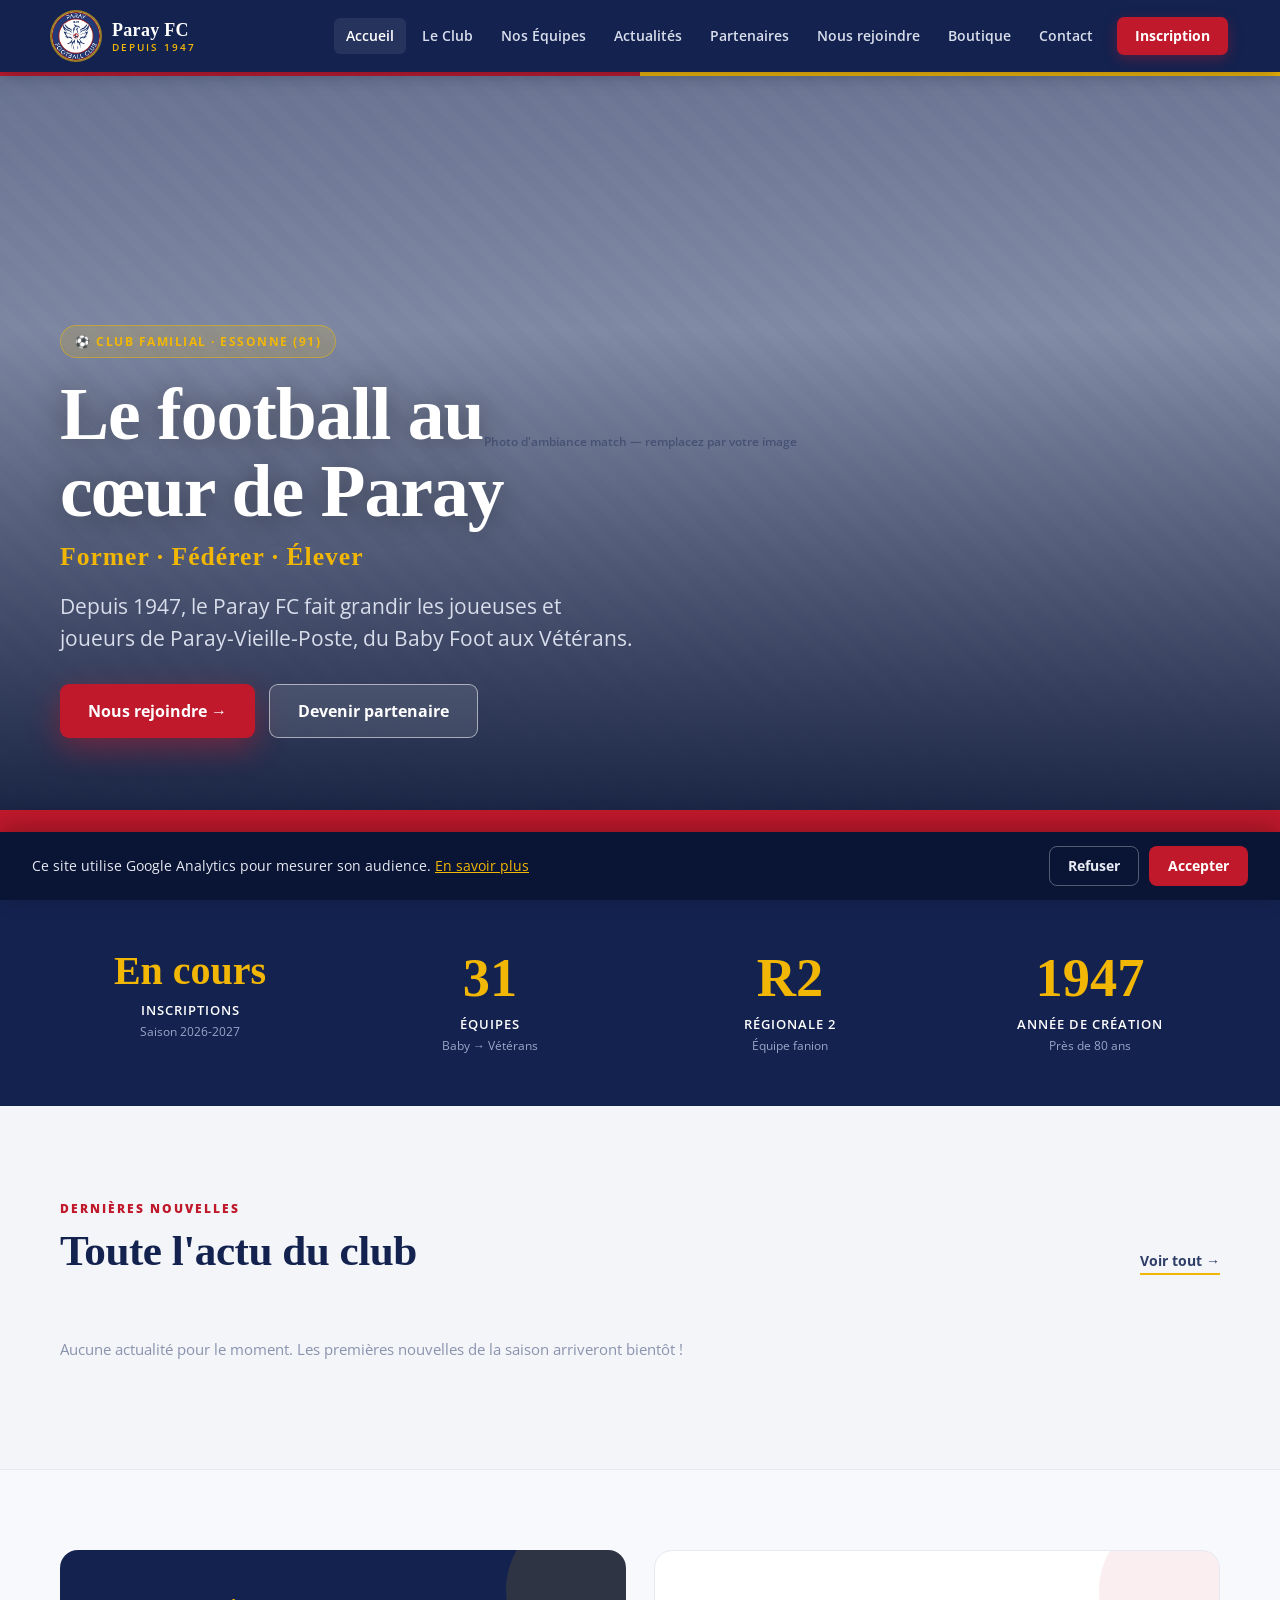
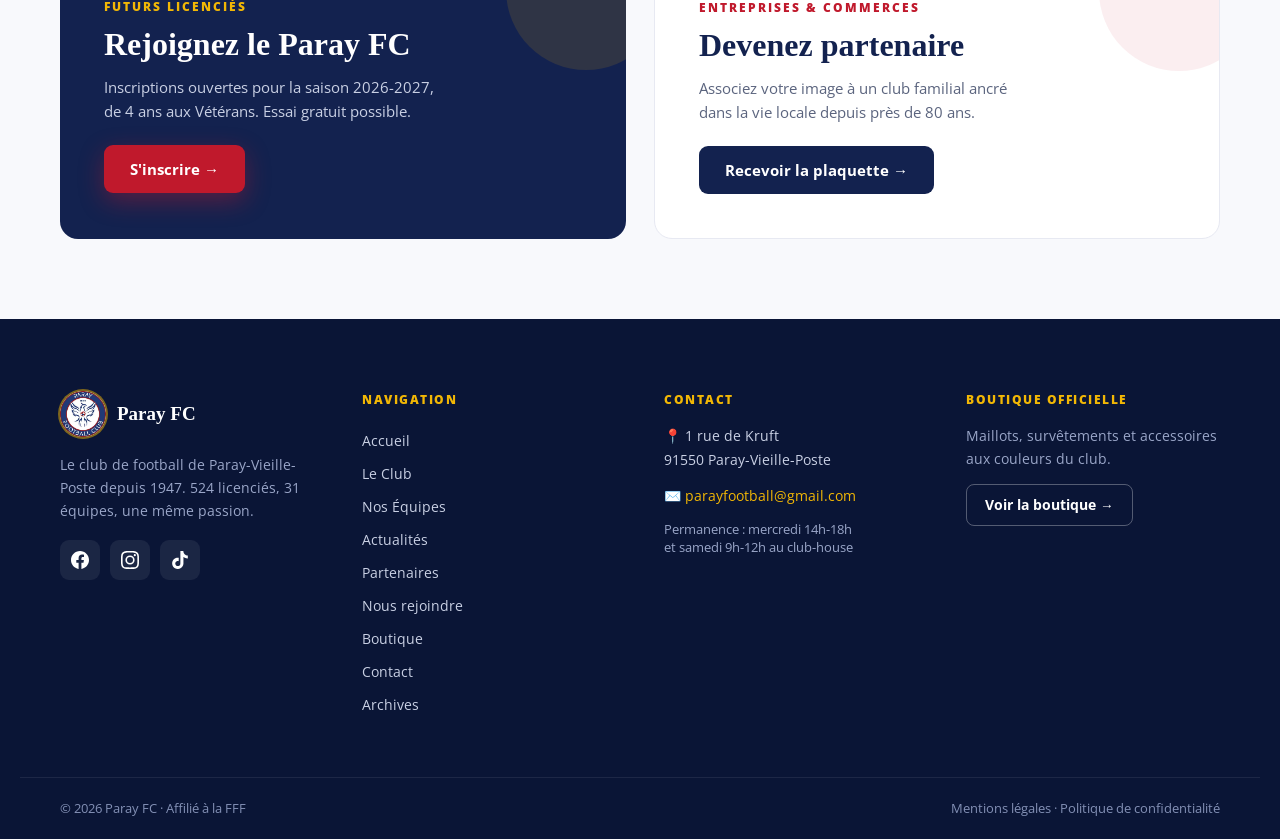
<file: index.html>
<!DOCTYPE html>
<html lang="fr">
<head>
  <meta charset="utf-8">
  <meta name="viewport" content="width=device-width, initial-scale=1">
  <title>Paray FC — Le football au cœur de Paray</title>
  <meta name="description" content="Depuis 1947, le Paray Football Club fait grandir les joueuses et joueurs de Paray-Vieille-Poste, du Baby Foot aux Vétérans. 524 licenciés, 31 équipes.">

  <link rel="preconnect" href="https://fonts.googleapis.com">
  <link rel="preconnect" href="https://fonts.gstatic.com" crossorigin>
  <link href="https://fonts.googleapis.com/css2?family=Open+Sans:ital,wght@0,400;0,500;0,600;0,700;0,800;1,400&display=swap" rel="stylesheet">
  <link rel="stylesheet" href="css/style.css">
</head>
<body>

  <!-- ============ NAVIGATION ============ -->
  <header class="site-header">
    <nav class="nav">
      <a href="index.html#accueil" class="nav__logo">
        <img src="images/logo-paray.webp" data-config-src="logoUrl" alt="Logo Paray FC" class="logo-img">
        <span class="logo-text">
          <span class="logo-name" data-config="clubName">Paray FC</span>
          <span class="logo-since" data-config="since">DEPUIS 1947</span>
        </span>
      </a>

      <!-- Liens desktop -->
      <div class="nav__links">
        <a href="index.html#accueil" class="nav__link is-active">Accueil</a>
        <a href="club.html" class="nav__link">Le Club</a>
        <a href="equipes.html" class="nav__link">Nos Équipes</a>
        <a href="actualites.html" class="nav__link">Actualités</a>
        <a href="partenaires.html" class="nav__link">Partenaires</a>
        <a href="rejoindre.html" class="nav__link">Nous rejoindre</a>
        <a href="boutique.html" class="nav__link">Boutique</a>
        <a href="contact.html" class="nav__link">Contact</a>
        <a href="rejoindre.html" class="nav__cta">Inscription</a>
      </div>

      <!-- Bouton hamburger mobile -->
      <button class="nav__burger" data-burger aria-label="Menu" aria-expanded="false" aria-controls="mobile-menu">
        <span>
          <span></span><span></span><span></span>
        </span>
      </button>
    </nav>

    <!-- Menu mobile déroulant -->
    <div class="mobile-menu" id="mobile-menu" data-mobile-menu>
      <a href="index.html#accueil" class="mobile-menu__link">Accueil</a>
      <a href="club.html" class="mobile-menu__link">Le Club</a>
      <a href="equipes.html" class="mobile-menu__link">Nos Équipes</a>
      <a href="actualites.html" class="mobile-menu__link">Actualités</a>
      <a href="partenaires.html" class="mobile-menu__link">Partenaires</a>
      <a href="rejoindre.html" class="mobile-menu__link">Nous rejoindre</a>
      <a href="boutique.html" class="mobile-menu__link">Boutique</a>
      <a href="contact.html" class="mobile-menu__link">Contact</a>
      <a href="rejoindre.html" class="mobile-menu__cta">S'inscrire au club</a>
    </div>
  </header>

  <!-- ============ HERO ============ -->
  <section id="accueil" class="hero">
    <div class="img-placeholder">Photo d'ambiance match — remplacez par votre image</div>
    <div class="hero__overlay"></div>
    <div class="hero__stripe"></div>

    <div class="hero__content">
      <span class="badge">⚽ CLUB FAMILIAL · ESSONNE (91)</span>
      <h1 class="hero__title">Le football au cœur de Paray</h1>
      <p style="margin-top:12px;color:var(--accent);font-family:Cambria,Georgia,serif;font-weight:700;font-size:clamp(1.15rem,2.6vw,1.6rem);letter-spacing:1px;">Former · Fédérer · Élever</p>
      <p class="hero__text">Depuis <span data-config="foundedYear">1947</span>, le <span data-config="clubName">Paray FC</span> fait grandir les joueuses et joueurs de <span data-config="city">Paray-Vieille-Poste</span>, du Baby Foot aux Vétérans.</p>
      <div class="hero__actions">
        <a href="rejoindre.html" class="btn btn--primary">Nous rejoindre →</a>
        <a href="partenaires.html" class="btn btn--ghost">Devenir partenaire</a>
      </div>
    </div>
  </section>

  <!-- ============ BANDEAU PROCHAIN MATCH ============ -->
  <section class="match-banner">
    <div class="match-banner__inner">
      <div class="match-label">
        <span class="pulse-dot"></span>
        <span>PROCHAIN MATCH</span>
      </div>
      <div class="match-info">
        <div>
          <div class="match-meta">DIM. 6 JUILLET · 15H00 · RÉGIONALE 2</div>
          <div class="match-teams"><span data-config="clubName">Paray FC</span> <span class="vs">vs</span> US Ris-Orangis</div>
        </div>
        <span class="match-place">📍 Stade Paul Vaillant-Couturier</span>
      </div>
      <a href="actualites.html" class="match-cta">Calendrier →</a>
    </div>
  </section>

  <!-- ============ WEEK-END (programme + résultats, alimentés par admin.html) ============ -->
  <section id="weekend" class="section" hidden>
    <div class="section-head">
      <div>
        <span class="eyebrow">LE WEEK-END</span>
        <h2 class="section-title">Programme &amp; résultats</h2>
      </div>
      <span id="weekend-date" class="section-head__meta"></span>
    </div>
    <div class="weekend-grid">
      <div class="weekend-col">
        <h3 class="weekend-subtitle">📅 Programme</h3>
        <div id="program-wrap"></div>
        <p id="program-empty" class="wk-empty" hidden>Programme à venir.</p>
      </div>
      <div class="weekend-col">
        <h3 class="weekend-subtitle">🏆 Derniers résultats</h3>
        <div id="results-wrap"></div>
        <p id="results-empty" class="wk-empty" hidden>Résultats à venir.</p>
      </div>
    </div>
  </section>

  <!-- ============ STATISTIQUES ============ -->
  <section class="stats">
    <div class="stats__grid">
      <div class="stat">
        <span class="stat__value" style="font-size:clamp(1.7rem,4.2vw,2.5rem);">En cours</span>
        <span class="stat__label">Inscriptions</span>
        <span class="stat__sub">Saison 2026-2027</span>
      </div>
      <div class="stat">
        <span class="stat__value" data-config="teamCount">31</span>
        <span class="stat__label">Équipes</span>
        <span class="stat__sub">Baby → Vétérans</span>
      </div>
      <div class="stat">
        <span class="stat__value">R2</span>
        <span class="stat__label" data-config="flagshipTeam.level">Régionale 2</span>
        <span class="stat__sub">Équipe fanion</span>
      </div>
      <div class="stat">
        <span class="stat__value" data-config="foundedYear">1947</span>
        <span class="stat__label">Année de création</span>
        <span class="stat__sub">Près de 80 ans</span>
      </div>
    </div>
  </section>

  <!-- ============ ACTUALITÉS ============ -->
  <section id="actus" class="section">
    <div class="section-head">
      <div>
        <span class="eyebrow">DERNIÈRES NOUVELLES</span>
        <h2 class="section-title">Toute l'actu du club</h2>
      </div>
      <a href="actualites.html" class="link-more">Voir tout →</a>
    </div>

    <!-- Les actualités s'affichent automatiquement ici dès qu'elles sont publiées dans l'admin -->
    <div class="news-grid" id="news-grid"></div>
    <p class="news-empty" id="news-empty-home">Aucune actualité pour le moment. Les premières nouvelles de la saison arriveront bientôt !</p>
  </section>

  <!-- ============ DOUBLE CALL-TO-ACTION ============ -->
  <section class="cta-section">
    <div class="cta-grid">
      <!-- CTA Rejoindre -->
      <div id="rejoindre" class="cta-card cta-card--join">
        <div class="cta-card__deco cta-card__deco--gold"></div>
        <span class="eyebrow eyebrow--gold">FUTURS LICENCIÉS</span>
        <h3>Rejoignez le <span data-config="clubName">Paray FC</span></h3>
        <p>Inscriptions ouvertes pour la saison 2026-2027, de 4 ans aux Vétérans. Essai gratuit possible.</p>
        <a href="rejoindre.html" class="cta-card__btn cta-card__btn--red">S'inscrire →</a>
      </div>
      <!-- CTA Partenaire -->
      <div class="cta-card cta-card--partner">
        <div class="cta-card__deco cta-card__deco--red"></div>
        <span class="eyebrow">ENTREPRISES & COMMERCES</span>
        <h3>Devenez partenaire</h3>
        <p>Associez votre image à un club familial ancré dans la vie locale depuis près de 80 ans.</p>
        <a href="partenaires.html" class="cta-card__btn cta-card__btn--navy">Recevoir la plaquette →</a>
      </div>
    </div>
  </section>

  <!-- ============ FOOTER ============ -->
  <footer id="contact" class="site-footer">
    <div class="footer-grid">
      <!-- Colonne club -->
      <div class="footer-club">
        <div class="footer-club__top">
          <img src="images/logo-paray.webp" data-config-src="logoUrl" alt="Logo Paray FC" class="footer-club__logo">
          <span class="footer-club__name" data-config="clubName">Paray FC</span>
        </div>
        <p class="footer-club__text" data-config="aboutText">Le club de football de Paray-Vieille-Poste depuis 1947. 524 licenciés, 31 équipes, une même passion.</p>
        <div class="social">
          <a href="#" data-config-href="social.facebook" aria-label="Facebook" class="social__link"><svg viewBox="0 0 24 24" aria-hidden="true"><path d="M24 12.073c0-6.627-5.373-12-12-12s-12 5.373-12 12c0 5.99 4.388 10.954 10.125 11.854v-8.385H7.078v-3.47h3.047V9.43c0-3.007 1.792-4.669 4.533-4.669 1.312 0 2.686.235 2.686.235v2.953H15.83c-1.491 0-1.956.925-1.956 1.874v2.25h3.328l-.532 3.47h-2.796v8.385C19.612 23.027 24 18.062 24 12.073z"/></svg></a>
          <a href="#" data-config-href="social.instagram" aria-label="Instagram" class="social__link"><svg viewBox="0 0 24 24" aria-hidden="true"><path d="M12 2.163c3.204 0 3.584.012 4.85.07 3.252.148 4.771 1.691 4.919 4.919.058 1.265.069 1.645.069 4.849 0 3.205-.012 3.584-.069 4.849-.149 3.225-1.664 4.771-4.919 4.919-1.266.058-1.644.07-4.85.07-3.204 0-3.584-.012-4.849-.07-3.26-.149-4.771-1.699-4.919-4.92-.058-1.265-.07-1.644-.07-4.849 0-3.204.013-3.583.07-4.849.149-3.227 1.664-4.771 4.919-4.919 1.266-.057 1.645-.069 4.849-.069zm0-2.163C8.741 0 8.333.014 7.053.072 2.695.272.273 2.69.073 7.052.014 8.333 0 8.741 0 12c0 3.259.014 3.668.072 4.948.2 4.358 2.618 6.78 6.98 6.98C8.333 23.986 8.741 24 12 24c3.259 0 3.668-.014 4.948-.072 4.354-.2 6.782-2.618 6.979-6.98.059-1.28.073-1.689.073-4.948 0-3.259-.014-3.667-.072-4.947-.196-4.354-2.617-6.78-6.979-6.98C15.668.014 15.259 0 12 0zm0 5.838a6.162 6.162 0 100 12.324 6.162 6.162 0 000-12.324zM12 16a4 4 0 110-8 4 4 0 010 8zm6.406-11.845a1.44 1.44 0 100 2.881 1.44 1.44 0 000-2.881z"/></svg></a>
          <a href="#" data-config-href="social.tiktok" aria-label="TikTok" class="social__link"><svg viewBox="0 0 24 24" aria-hidden="true"><path d="M12.525.02c1.31-.02 2.61-.01 3.91-.02.08 1.53.63 3.09 1.75 4.17 1.12 1.11 2.7 1.62 4.24 1.79v4.03c-1.44-.05-2.89-.35-4.2-.97-.57-.26-1.1-.59-1.62-.93-.01 2.92.01 5.84-.02 8.75-.08 1.4-.54 2.79-1.35 3.94-1.31 1.92-3.58 3.17-5.91 3.21-1.43.08-2.86-.31-4.08-1.03-2.02-1.19-3.44-3.37-3.65-5.71-.02-.5-.03-1-.01-1.49.18-1.9 1.12-3.72 2.58-4.96 1.66-1.44 3.98-2.13 6.15-1.72.02 1.48-.04 2.96-.04 4.44-.99-.32-2.15-.23-3.02.37-.63.41-1.11 1.04-1.36 1.75-.21.51-.15 1.07-.14 1.61.24 1.64 1.82 3.02 3.5 2.87 1.12-.01 2.19-.66 2.77-1.61.19-.33.4-.67.41-1.06.1-1.79.06-3.57.07-5.36.01-4.03-.01-8.05.02-12.07z"/></svg></a>
        </div>
      </div>
      <!-- Liens rapides -->
      <div class="footer-col">
        <h4 class="footer-col__title">Navigation</h4>
        <a href="index.html#accueil" class="footer-link">Accueil</a>
        <a href="club.html" class="footer-link">Le Club</a>
        <a href="equipes.html" class="footer-link">Nos Équipes</a>
        <a href="actualites.html" class="footer-link">Actualités</a>
        <a href="partenaires.html" class="footer-link">Partenaires</a>
        <a href="rejoindre.html" class="footer-link">Nous rejoindre</a>
        <a href="boutique.html" class="footer-link">Boutique</a>
        <a href="contact.html" class="footer-link">Contact</a>
      </div>
      <!-- Contact -->
      <div class="footer-col">
        <h4 class="footer-col__title">Contact</h4>
        <p class="footer-contact">📍 <span data-config-html="addressHtml">1 rue de Kruft<br>91550 Paray-Vieille-Poste</span></p>
        <p class="footer-contact" data-config-show="phone" hidden>📞 <a data-config="phone" data-config-href="telHref" href="#"></a></p>
        <p class="footer-contact" style="margin-top:12px;">✉️ <a href="mailto:parayfootball@gmail.com" data-config="email" data-config-href="emailHref">parayfootball@gmail.com</a></p>
        <p class="footer-contact--muted">Permanence : mercredi 14h-18h<br>et samedi 9h-12h au club-house</p>
      </div>
      <!-- Boutique -->
      <div class="footer-col footer-shop">
        <h4 class="footer-col__title">Boutique officielle</h4>
        <p>Maillots, survêtements et accessoires aux couleurs du club.</p>
        <a href="boutique.html" data-config-href="shopUrl" class="footer-shop__btn">Voir la boutique →</a>
      </div>
    </div>
    <!-- Bas de footer -->
    <div class="footer-bottom">
      <span>© 2026 <span data-config="clubName">Paray Football Club</span> · Affilié à la FFF</span>
      <span>Mentions légales · Politique de confidentialité</span>
    </div>
  </footer>

  <script src="js/config.js"></script>
  <script src="js/store.js"></script>
  <script src="js/news.js"></script>
  <script src="js/main.js"></script>
  <script src="js/weekend.js"></script>
</body>
</html>
</file>
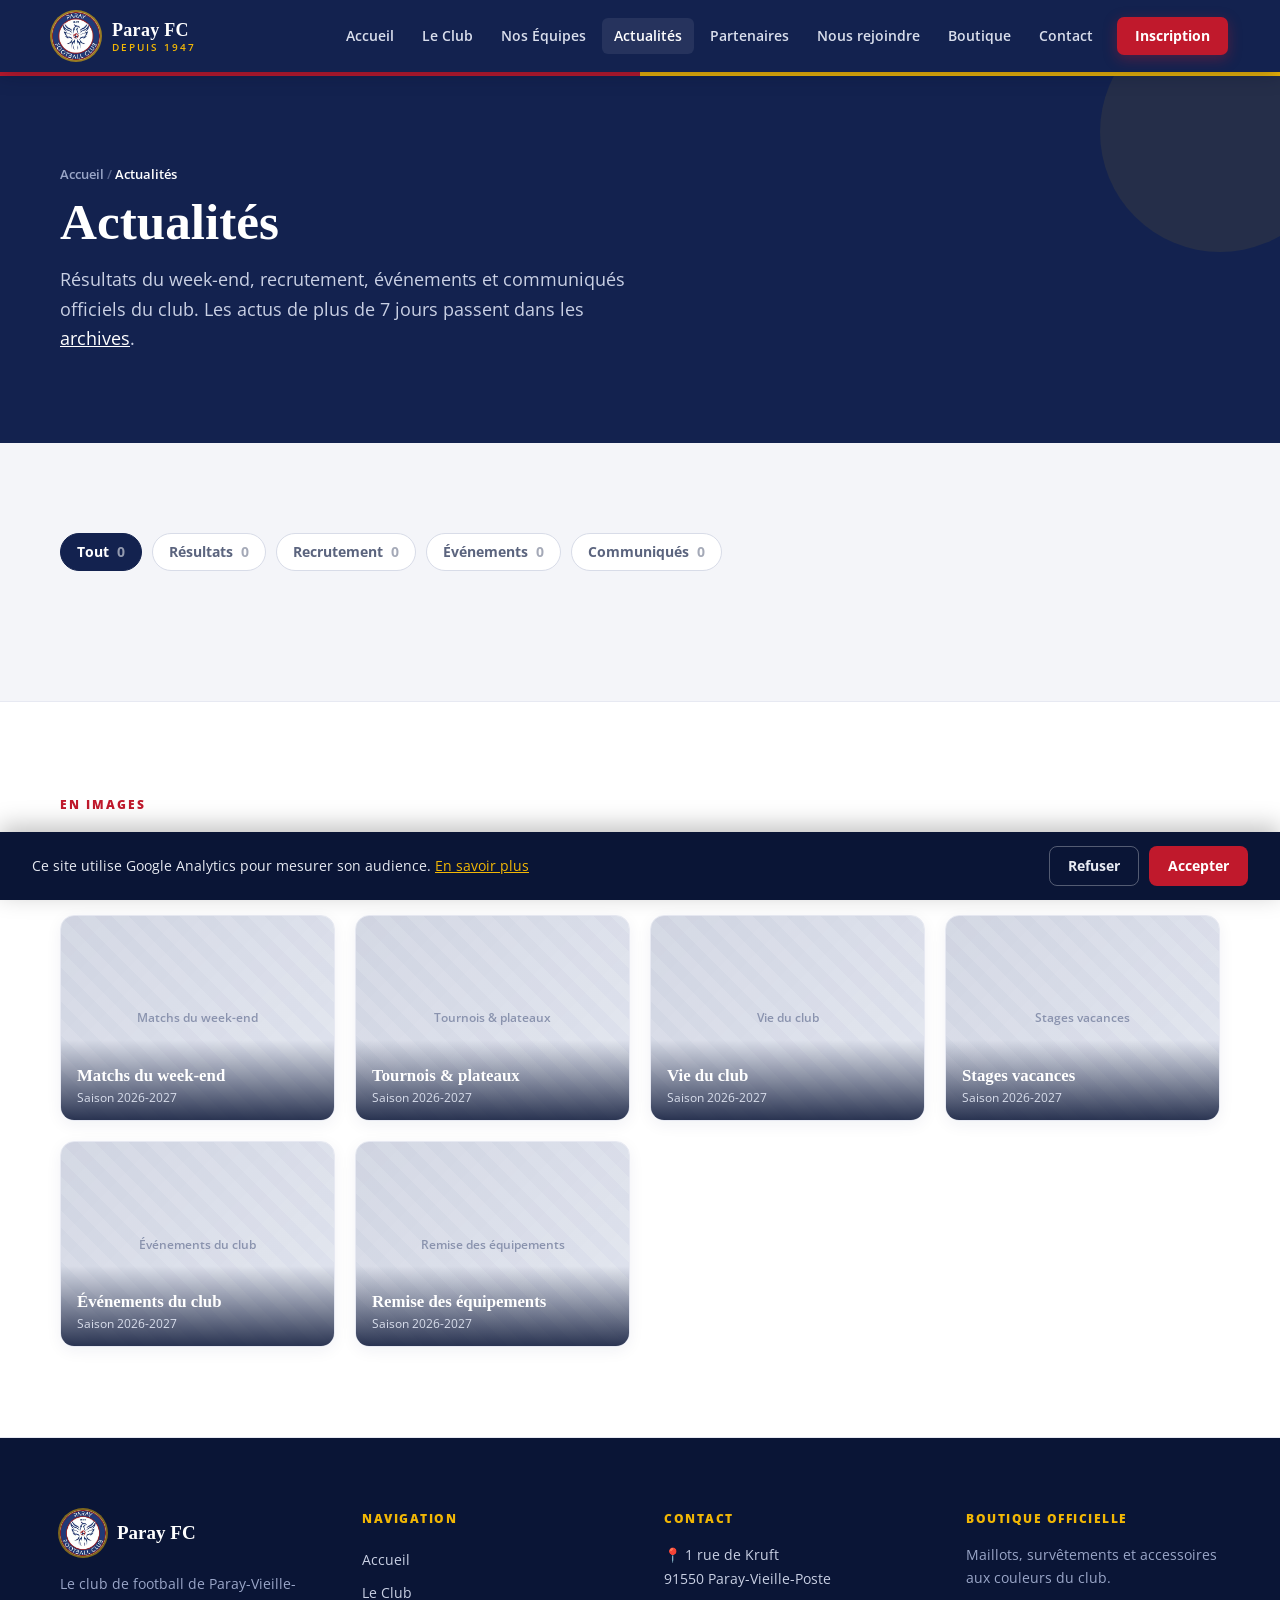
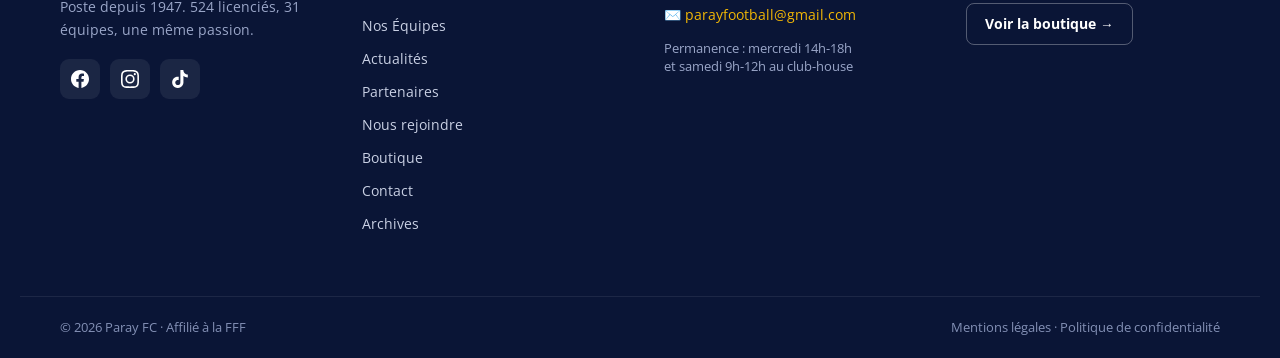
<file: actualites.html>
<!DOCTYPE html>
<html lang="fr">
<head>
  <meta charset="utf-8">
  <meta name="viewport" content="width=device-width, initial-scale=1">
  <title>Actualités — Paray FC</title>
  <meta name="description" content="Résultats, recrutement, événements et communiqués du Paray Football Club.">
  <link rel="preconnect" href="https://fonts.googleapis.com">
  <link rel="preconnect" href="https://fonts.gstatic.com" crossorigin>
  <link href="https://fonts.googleapis.com/css2?family=Open+Sans:ital,wght@0,400;0,500;0,600;0,700;0,800;1,400&display=swap" rel="stylesheet">
  <link rel="stylesheet" href="css/style.css">
</head>
<body>

  <header class="site-header">
    <nav class="nav">
      <a href="index.html#accueil" class="nav__logo">
        <img src="images/logo-paray.webp" data-config-src="logoUrl" alt="Logo Paray FC" class="logo-img">
        <span class="logo-text">
          <span class="logo-name" data-config="clubName">Paray FC</span>
          <span class="logo-since" data-config="since">DEPUIS 1947</span>
        </span>
      </a>
      <div class="nav__links">
        <a href="index.html#accueil" class="nav__link">Accueil</a>
        <a href="club.html" class="nav__link">Le Club</a>
        <a href="equipes.html" class="nav__link">Nos Équipes</a>
        <a href="actualites.html" class="nav__link is-active">Actualités</a>
        <a href="partenaires.html" class="nav__link">Partenaires</a>
        <a href="rejoindre.html" class="nav__link">Nous rejoindre</a>
        <a href="boutique.html" class="nav__link">Boutique</a>
        <a href="contact.html" class="nav__link">Contact</a>
        <a href="rejoindre.html" class="nav__cta">Inscription</a>
      </div>
      <button class="nav__burger" data-burger aria-label="Menu" aria-expanded="false" aria-controls="mobile-menu">
        <span><span></span><span></span><span></span></span>
      </button>
    </nav>
    <div class="mobile-menu" id="mobile-menu" data-mobile-menu>
      <a href="index.html#accueil" class="mobile-menu__link">Accueil</a>
      <a href="club.html" class="mobile-menu__link">Le Club</a>
      <a href="equipes.html" class="mobile-menu__link">Nos Équipes</a>
      <a href="actualites.html" class="mobile-menu__link">Actualités</a>
      <a href="partenaires.html" class="mobile-menu__link">Partenaires</a>
      <a href="rejoindre.html" class="mobile-menu__link">Nous rejoindre</a>
      <a href="boutique.html" class="mobile-menu__link">Boutique</a>
      <a href="contact.html" class="mobile-menu__link">Contact</a>
      <a href="rejoindre.html" class="mobile-menu__cta">S'inscrire au club</a>
    </div>
  </header>

  <!-- ============ EN-TÊTE ============ -->
  <section class="page-hero">
    <div class="page-hero__inner">
      <span class="breadcrumb"><a href="index.html">Accueil</a> <span class="sep">/</span> <span class="current">Actualités</span></span>
      <h1>Actualités</h1>
      <p>Résultats du week-end, recrutement, événements et communiqués officiels du club. Les actus de plus de 7 jours passent dans les <a href="archives.html" style="color:#fff;text-decoration:underline;">archives</a>.</p>
    </div>
  </section>

  <!-- ============ FILTRES + ARTICLES (dynamiques, depuis l'admin) ============ -->
  <section class="section">
    <div class="filters">
      <button class="filter-btn is-active" data-filter="Tout" style="--c:var(--primary);--fg:#fff;">Tout <span class="count">0</span></button>
      <button class="filter-btn" data-filter="Résultats" style="--c:var(--secondary);--fg:#fff;">Résultats <span class="count">0</span></button>
      <button class="filter-btn" data-filter="Recrutement" style="--c:var(--navy-text);--fg:#fff;">Recrutement <span class="count">0</span></button>
      <button class="filter-btn" data-filter="Événement" style="--c:var(--accent);--fg:var(--primary);">Événements <span class="count">0</span></button>
      <button class="filter-btn" data-filter="Communiqué" style="--c:var(--navy-dark);--fg:#fff;">Communiqués <span class="count">0</span></button>
    </div>

    <div class="news-grid" id="news-dynamic"></div>
    <p class="news-empty" id="news-empty" hidden>Aucune actualité pour le moment. Revenez bientôt !</p>
  </section>

  <!-- ============ GALERIE ============ -->
  <section class="section--band">
    <div class="section">
      <div class="section-head">
        <div>
          <span class="eyebrow">EN IMAGES</span>
          <h2 class="section-title">Galerie par événement</h2>
        </div>
        <span class="section-head__meta">Saison 2026-2027 · les photos arrivent au fil des événements.</span>
      </div>
      <div class="gallery-grid">
        <div class="gallery-item"><div class="img-placeholder">Matchs du week-end</div><div class="gallery-item__cap"><span class="gallery-item__title">Matchs du week-end</span><span class="gallery-item__meta">Saison 2026-2027</span></div></div>
        <div class="gallery-item"><div class="img-placeholder">Tournois & plateaux</div><div class="gallery-item__cap"><span class="gallery-item__title">Tournois & plateaux</span><span class="gallery-item__meta">Saison 2026-2027</span></div></div>
        <div class="gallery-item"><div class="img-placeholder">Vie du club</div><div class="gallery-item__cap"><span class="gallery-item__title">Vie du club</span><span class="gallery-item__meta">Saison 2026-2027</span></div></div>
        <div class="gallery-item"><div class="img-placeholder">Stages vacances</div><div class="gallery-item__cap"><span class="gallery-item__title">Stages vacances</span><span class="gallery-item__meta">Saison 2026-2027</span></div></div>
        <div class="gallery-item"><div class="img-placeholder">Événements du club</div><div class="gallery-item__cap"><span class="gallery-item__title">Événements du club</span><span class="gallery-item__meta">Saison 2026-2027</span></div></div>
        <div class="gallery-item"><div class="img-placeholder">Remise des équipements</div><div class="gallery-item__cap"><span class="gallery-item__title">Remise des équipements</span><span class="gallery-item__meta">Saison 2026-2027</span></div></div>
      </div>
    </div>
  </section>

  <footer class="site-footer">
    <div class="footer-grid">
      <div class="footer-club">
        <div class="footer-club__top">
          <img src="images/logo-paray.webp" data-config-src="logoUrl" alt="Logo Paray FC" class="footer-club__logo">
          <span class="footer-club__name" data-config="clubName">Paray FC</span>
        </div>
        <p class="footer-club__text" data-config="aboutText">Le club de football de Paray-Vieille-Poste depuis 1947. 524 licenciés, 31 équipes, une même passion.</p>
        <div class="social">
          <a href="#" data-config-href="social.facebook" aria-label="Facebook" class="social__link"><svg viewBox="0 0 24 24" aria-hidden="true"><path d="M24 12.073c0-6.627-5.373-12-12-12s-12 5.373-12 12c0 5.99 4.388 10.954 10.125 11.854v-8.385H7.078v-3.47h3.047V9.43c0-3.007 1.792-4.669 4.533-4.669 1.312 0 2.686.235 2.686.235v2.953H15.83c-1.491 0-1.956.925-1.956 1.874v2.25h3.328l-.532 3.47h-2.796v8.385C19.612 23.027 24 18.062 24 12.073z"/></svg></a>
          <a href="#" data-config-href="social.instagram" aria-label="Instagram" class="social__link"><svg viewBox="0 0 24 24" aria-hidden="true"><path d="M12 2.163c3.204 0 3.584.012 4.85.07 3.252.148 4.771 1.691 4.919 4.919.058 1.265.069 1.645.069 4.849 0 3.205-.012 3.584-.069 4.849-.149 3.225-1.664 4.771-4.919 4.919-1.266.058-1.644.07-4.85.07-3.204 0-3.584-.012-4.849-.07-3.26-.149-4.771-1.699-4.919-4.92-.058-1.265-.07-1.644-.07-4.849 0-3.204.013-3.583.07-4.849.149-3.227 1.664-4.771 4.919-4.919 1.266-.057 1.645-.069 4.849-.069zm0-2.163C8.741 0 8.333.014 7.053.072 2.695.272.273 2.69.073 7.052.014 8.333 0 8.741 0 12c0 3.259.014 3.668.072 4.948.2 4.358 2.618 6.78 6.98 6.98C8.333 23.986 8.741 24 12 24c3.259 0 3.668-.014 4.948-.072 4.354-.2 6.782-2.618 6.979-6.98.059-1.28.073-1.689.073-4.948 0-3.259-.014-3.667-.072-4.947-.196-4.354-2.617-6.78-6.979-6.98C15.668.014 15.259 0 12 0zm0 5.838a6.162 6.162 0 100 12.324 6.162 6.162 0 000-12.324zM12 16a4 4 0 110-8 4 4 0 010 8zm6.406-11.845a1.44 1.44 0 100 2.881 1.44 1.44 0 000-2.881z"/></svg></a>
          <a href="#" data-config-href="social.tiktok" aria-label="TikTok" class="social__link"><svg viewBox="0 0 24 24" aria-hidden="true"><path d="M12.525.02c1.31-.02 2.61-.01 3.91-.02.08 1.53.63 3.09 1.75 4.17 1.12 1.11 2.7 1.62 4.24 1.79v4.03c-1.44-.05-2.89-.35-4.2-.97-.57-.26-1.1-.59-1.62-.93-.01 2.92.01 5.84-.02 8.75-.08 1.4-.54 2.79-1.35 3.94-1.31 1.92-3.58 3.17-5.91 3.21-1.43.08-2.86-.31-4.08-1.03-2.02-1.19-3.44-3.37-3.65-5.71-.02-.5-.03-1-.01-1.49.18-1.9 1.12-3.72 2.58-4.96 1.66-1.44 3.98-2.13 6.15-1.72.02 1.48-.04 2.96-.04 4.44-.99-.32-2.15-.23-3.02.37-.63.41-1.11 1.04-1.36 1.75-.21.51-.15 1.07-.14 1.61.24 1.64 1.82 3.02 3.5 2.87 1.12-.01 2.19-.66 2.77-1.61.19-.33.4-.67.41-1.06.1-1.79.06-3.57.07-5.36.01-4.03-.01-8.05.02-12.07z"/></svg></a>
        </div>
      </div>
      <div class="footer-col">
        <h4 class="footer-col__title">Navigation</h4>
        <a href="index.html#accueil" class="footer-link">Accueil</a>
        <a href="club.html" class="footer-link">Le Club</a>
        <a href="equipes.html" class="footer-link">Nos Équipes</a>
        <a href="actualites.html" class="footer-link">Actualités</a>
        <a href="partenaires.html" class="footer-link">Partenaires</a>
        <a href="rejoindre.html" class="footer-link">Nous rejoindre</a>
        <a href="boutique.html" class="footer-link">Boutique</a>
        <a href="contact.html" class="footer-link">Contact</a>
      </div>
      <div class="footer-col">
        <h4 class="footer-col__title">Contact</h4>
        <p class="footer-contact">📍 <span data-config-html="addressHtml">1 rue de Kruft<br>91550 Paray-Vieille-Poste</span></p>
        <p class="footer-contact" data-config-show="phone" hidden>📞 <a data-config="phone" data-config-href="telHref" href="#"></a></p>
        <p class="footer-contact" style="margin-top:12px;">✉️ <a href="mailto:parayfootball@gmail.com" data-config="email" data-config-href="emailHref">parayfootball@gmail.com</a></p>
        <p class="footer-contact--muted">Permanence : mercredi 14h-18h<br>et samedi 9h-12h au club-house</p>
      </div>
      <div class="footer-col footer-shop">
        <h4 class="footer-col__title">Boutique officielle</h4>
        <p>Maillots, survêtements et accessoires aux couleurs du club.</p>
        <a href="boutique.html" data-config-href="shopUrl" class="footer-shop__btn">Voir la boutique →</a>
      </div>
    </div>
    <div class="footer-bottom">
      <span>© 2026 <span data-config="clubName">Paray Football Club</span> · Affilié à la FFF</span>
      <span>Mentions légales · Politique de confidentialité</span>
    </div>
  </footer>

  <script src="js/config.js"></script>
  <script src="js/store.js"></script>
  <script src="js/news.js"></script>
  <script src="js/main.js"></script>
</body>
</html>
</file>
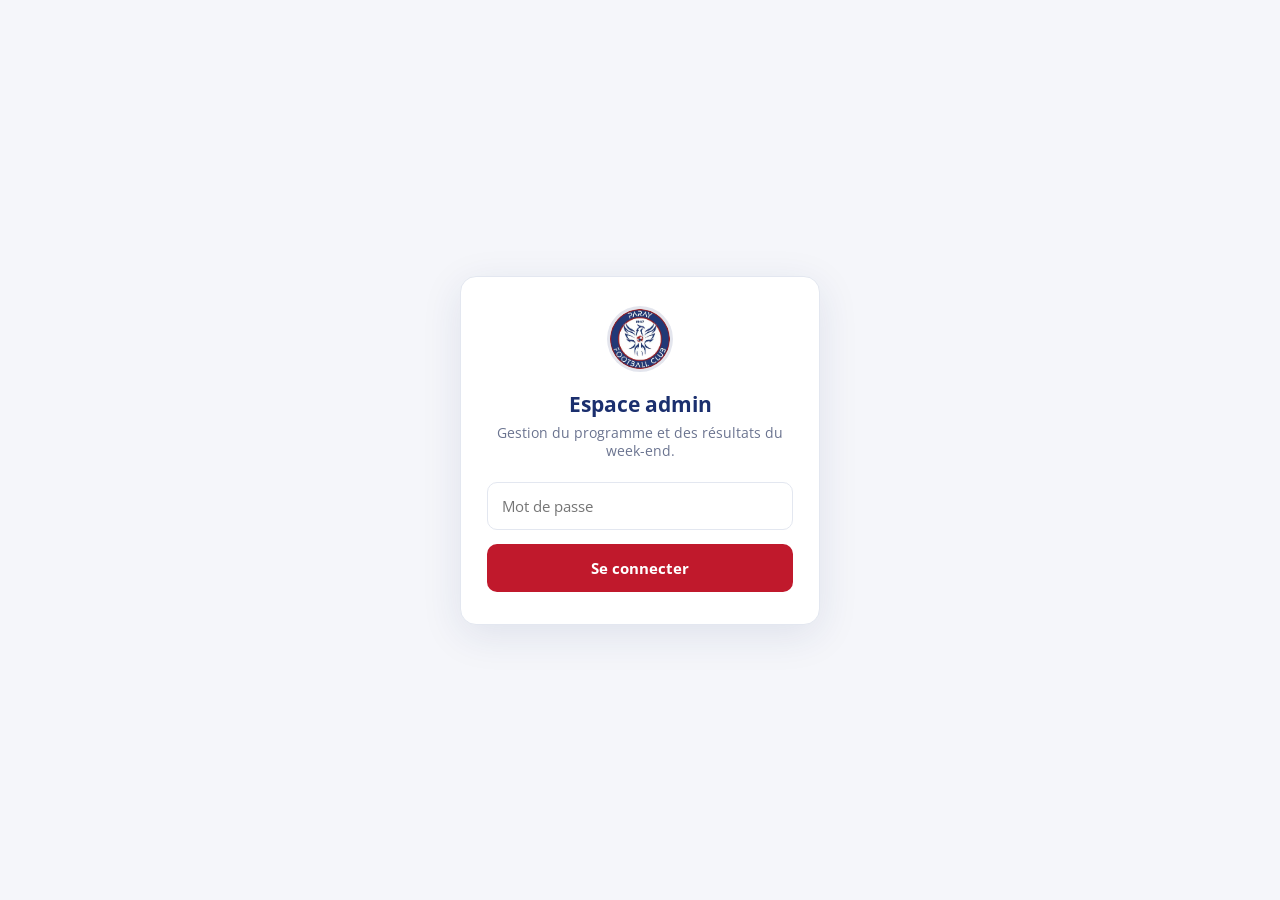
<file: admin.html>
<!DOCTYPE html>
<html lang="fr">
<head>
  <meta charset="utf-8">
  <meta name="viewport" content="width=device-width, initial-scale=1">
  <title>Admin — Week-end du club</title>
  <meta name="robots" content="noindex, nofollow">
  <link rel="preconnect" href="https://fonts.googleapis.com">
  <link rel="preconnect" href="https://fonts.gstatic.com" crossorigin>
  <link href="https://fonts.googleapis.com/css2?family=Open+Sans:wght@400;600;700;800&display=swap" rel="stylesheet">
  <style>
    :root{ --navy:#1B2F6E; --red:#C0192C; --line:#E3E7F0; --ink:#1B2440; --muted:#6B7490; --ok:#1F8A5B; }
    *{ box-sizing:border-box; margin:0; padding:0; }
    body{ font-family:'Open Sans',-apple-system,sans-serif; background:#F5F6FA; color:var(--ink); -webkit-font-smoothing:antialiased; }
    input,select,textarea,button{ font-family:inherit; }

    /* ---------- Écran de connexion ---------- */
    .login{ min-height:100vh; display:grid; place-items:center; padding:24px; }
    .login__card{ width:100%; max-width:360px; background:#fff; border:1px solid var(--line); border-radius:16px; padding:32px 26px; box-shadow:0 10px 40px rgba(27,47,110,.1); text-align:center; }
    .login__logo{ width:60px; height:60px; border-radius:50%; object-fit:cover; background:#fff; box-shadow:0 0 0 3px rgba(27,47,110,.12); margin:0 auto 16px; }
    .login__card h1{ font-size:1.3rem; color:var(--navy); }
    .login__card p{ font-size:13.5px; color:var(--muted); margin:6px 0 22px; }
    .login__card input{ width:100%; border:1.5px solid var(--line); border-radius:10px; padding:13px 14px; font-size:15px; outline:none; }
    .login__card input:focus{ border-color:var(--navy); }
    .login__card button{ width:100%; margin-top:14px; background:var(--red); color:#fff; border:none; border-radius:10px; padding:14px; font-size:15px; font-weight:700; cursor:pointer; }
    .login__err{ color:var(--red); font-size:13px; font-weight:700; margin-top:12px; }

    /* ---------- En-tête ---------- */
    .top{ position:sticky; top:0; z-index:5; background:var(--navy); color:#fff; }
    .top__in{ max-width:900px; margin:0 auto; display:flex; align-items:center; gap:12px; padding:14px clamp(16px,4vw,28px); }
    .top__logo{ width:40px; height:40px; border-radius:50%; object-fit:cover; background:#fff; box-shadow:0 0 0 2px rgba(255,255,255,.25); flex:none; }
    .top__title{ line-height:1.15; }
    .top__title b{ display:block; font-size:15px; }
    .top__title span{ font-size:11.5px; color:#B9C2DE; letter-spacing:.5px; }
    .top__logout{ margin-left:auto; background:rgba(255,255,255,.12); color:#fff; border:1px solid rgba(255,255,255,.25); border-radius:8px; padding:8px 14px; font-size:13px; font-weight:700; cursor:pointer; }

    /* ---------- Contenu ---------- */
    main{ max-width:900px; margin:0 auto; padding:clamp(16px,4vw,28px); }
    .card{ background:#fff; border:1px solid var(--line); border-radius:14px; padding:clamp(18px,3vw,24px); margin-bottom:20px; }
    .card__head{ display:flex; align-items:center; gap:10px; margin-bottom:16px; }
    .card__num{ display:grid; place-items:center; width:30px; height:30px; border-radius:50%; background:var(--navy); color:#fff; font-weight:800; font-size:14px; flex:none; }
    .card__head h2{ font-size:1.05rem; color:var(--navy); }
    label.lbl{ display:block; font-size:12.5px; font-weight:700; color:var(--muted); margin-bottom:6px; }
    .in{ width:100%; border:1.5px solid var(--line); border-radius:9px; padding:11px 12px; font-size:14px; outline:none; background:#fff; }
    .in:focus{ border-color:var(--navy); }

    /* ---------- Tableaux dynamiques ---------- */
    .tbl-wrap{ margin-top:14px; }
    table{ width:100%; border-collapse:collapse; }
    thead th{ text-align:left; font-size:11px; letter-spacing:.4px; text-transform:uppercase; color:var(--muted); font-weight:800; padding:6px 8px; }
    tbody td{ padding:5px 8px; vertical-align:middle; }
    tbody td .in{ padding:9px 10px; }
    .row-act{ width:44px; text-align:center; }
    .del{ width:32px; height:32px; border-radius:8px; border:1.5px solid var(--line); background:#fff; color:var(--red); font-size:14px; font-weight:800; cursor:pointer; line-height:1; }
    .del:hover{ background:var(--red); color:#fff; border-color:var(--red); }

    .btn-add{ margin-top:12px; background:#fff; color:var(--navy); border:1.5px dashed #B9C2DE; border-radius:10px; padding:11px 16px; font-size:14px; font-weight:700; cursor:pointer; }
    .btn-add:hover{ border-style:solid; }
    .btn-save{ margin-top:16px; background:var(--red); color:#fff; border:none; border-radius:10px; padding:13px 22px; font-size:14.5px; font-weight:700; cursor:pointer; box-shadow:0 6px 18px rgba(192,25,44,.3); }
    .btn-save:hover{ transform:translateY(-1px); }
    .grid2{ display:grid; grid-template-columns:1fr 1fr; gap:14px; }
    .counter{ font-size:12px; color:var(--muted); text-align:right; margin-top:6px; }
    input[type=file].in{ padding:9px 10px; }
    .news-preview{ margin-top:10px; }
    .news-preview img{ max-width:100%; max-height:180px; border-radius:10px; border:1px solid var(--line); display:block; }
    .news-list{ margin-top:16px; display:flex; flex-direction:column; gap:8px; }
    .na-row{ display:flex; align-items:center; gap:10px; background:#F8F9FC; border:1px solid var(--line); border-radius:9px; padding:9px 12px; }
    .na-row__t{ flex:1; font-size:13.5px; color:var(--ink); }
    .na-empty{ font-size:13px; color:var(--muted); }

    /* ---------- Tableaux responsive (cartes sur mobile) ---------- */
    @media (max-width:720px){
      thead{ position:absolute; width:1px; height:1px; overflow:hidden; clip:rect(0 0 0 0); }
      tbody tr{ display:block; border:1px solid var(--line); border-radius:12px; padding:6px; margin-bottom:12px; }
      tbody td{ display:flex; align-items:center; gap:10px; padding:6px 6px; }
      tbody td::before{ content:attr(data-label); flex:none; width:88px; font-size:11.5px; font-weight:800; color:var(--muted); text-transform:uppercase; }
      .row-act{ width:auto; justify-content:flex-end; }
      .row-act::before{ content:""; width:0; }
      .grid2{ grid-template-columns:1fr; }
    }

    /* ---------- Toast de confirmation ---------- */
    .toast{ position:fixed; left:50%; bottom:24px; transform:translateX(-50%) translateY(20px); background:var(--ok); color:#fff; font-weight:700; font-size:14px; padding:13px 22px; border-radius:10px; box-shadow:0 10px 30px rgba(31,138,91,.4); opacity:0; transition:all .3s; z-index:50; }
    .toast.show{ opacity:1; transform:translateX(-50%) translateY(0); }
    .note{ font-size:12px; color:var(--muted); text-align:center; padding:8px 0 26px; }
  </style>
</head>
<body>

  <!-- ============ CONNEXION ============ -->
  <div class="login" id="login">
    <form class="login__card" id="login-form">
      <img class="login__logo" id="login-logo" src="images/logo-paray.webp" alt="Logo">
      <h1>Espace admin</h1>
      <p>Gestion du programme et des résultats du week-end.</p>
      <input type="password" id="login-pass" placeholder="Mot de passe" autocomplete="current-password" required>
      <button type="submit">Se connecter</button>
      <div class="login__err" id="login-err" hidden>Mot de passe incorrect.</div>
    </form>
  </div>

  <!-- ============ APPLICATION ============ -->
  <div id="app" hidden>
    <header class="top">
      <div class="top__in">
        <img class="top__logo" id="admin-logo" src="images/logo-paray.webp" alt="Logo">
        <div class="top__title">
          <b id="admin-club">Paray FC</b>
          <span>ADMINISTRATION DU WEEK-END</span>
        </div>
        <button class="top__logout" id="logout">Quitter</button>
      </div>
    </header>

    <main>
      <!-- SECTION 1 — PROGRAMME -->
      <section class="card">
        <div class="card__head"><span class="card__num">1</span><h2>Programme du week-end</h2></div>
        <label class="lbl" for="weekend-date">Date du week-end</label>
        <input class="in" type="text" id="weekend-date" placeholder="Samedi 28 &amp; Dimanche 29 juin">
        <div class="tbl-wrap">
          <table>
            <thead><tr><th>Lieu</th><th>Équipe</th><th>Adversaire</th><th>Type</th><th>Heure</th><th></th></tr></thead>
            <tbody id="prog-rows"></tbody>
          </table>
        </div>
        <button class="btn-add" id="prog-add" type="button">+ Ajouter une équipe</button>
        <div><button class="btn-save" id="prog-save" type="button">💾 Enregistrer le programme</button></div>
      </section>

      <!-- SECTION 2 — RÉSULTATS -->
      <section class="card">
        <div class="card__head"><span class="card__num">2</span><h2>Résultats du week-end</h2></div>
        <div class="tbl-wrap">
          <table>
            <thead><tr><th>Lieu</th><th>Équipe</th><th>Adversaire</th><th>Type</th><th>Heure</th><th>Score</th><th>Résultat</th><th></th></tr></thead>
            <tbody id="res-rows"></tbody>
          </table>
        </div>
        <button class="btn-add" id="res-add" type="button">+ Ajouter un résultat</button>
        <div><button class="btn-save" id="res-save" type="button">💾 Enregistrer les résultats</button></div>
      </section>

      <!-- SECTION 3 — ACTUALITÉ -->
      <section class="card">
        <div class="card__head"><span class="card__num">3</span><h2>Actualité rapide</h2></div>
        <div class="grid2">
          <div>
            <label class="lbl" for="news-title">Titre</label>
            <input class="in" type="text" id="news-title" placeholder="Titre de l'actualité">
          </div>
          <div>
            <label class="lbl" for="news-cat">Catégorie</label>
            <select class="in" id="news-cat">
              <option>Résultats</option><option>Événement</option><option>Recrutement</option><option>Communiqué</option>
            </select>
          </div>
        </div>
        <div style="margin-top:14px;">
          <label class="lbl" for="news-text">Texte court</label>
          <textarea class="in" id="news-text" rows="4" maxlength="300" placeholder="Quelques phrases..."></textarea>
          <div class="counter"><span id="news-count">0</span>/300</div>
        </div>
        <div style="margin-top:14px;">
          <label class="lbl" for="news-long">Article complet (optionnel)</label>
          <textarea class="in" id="news-long" rows="6" placeholder="Texte complet de l'article. Le bouton « Lire » n'apparaît que si ce champ dépasse 100 caractères."></textarea>
        </div>
        <div style="margin-top:14px;">
          <label class="lbl" for="news-photo">Photo (optionnel)</label>
          <input class="in" type="file" id="news-photo" accept="image/*">
          <div class="news-preview" id="news-preview" hidden><img id="news-preview-img" alt="Aperçu de la photo"></div>
        </div>
        <button class="btn-save" id="news-save" type="button">💾 Publier l'actu</button>
        <div class="news-list" id="news-list"></div>
      </section>

      <p class="note">Accès protégé côté navigateur · Données enregistrées localement (localStorage)</p>
    </main>
  </div>

  <div class="toast" id="toast" hidden></div>

  <script src="js/config.js"></script>
  <script src="js/store.js"></script>
  <script src="js/admin.js"></script>
</body>
</html>
</file>
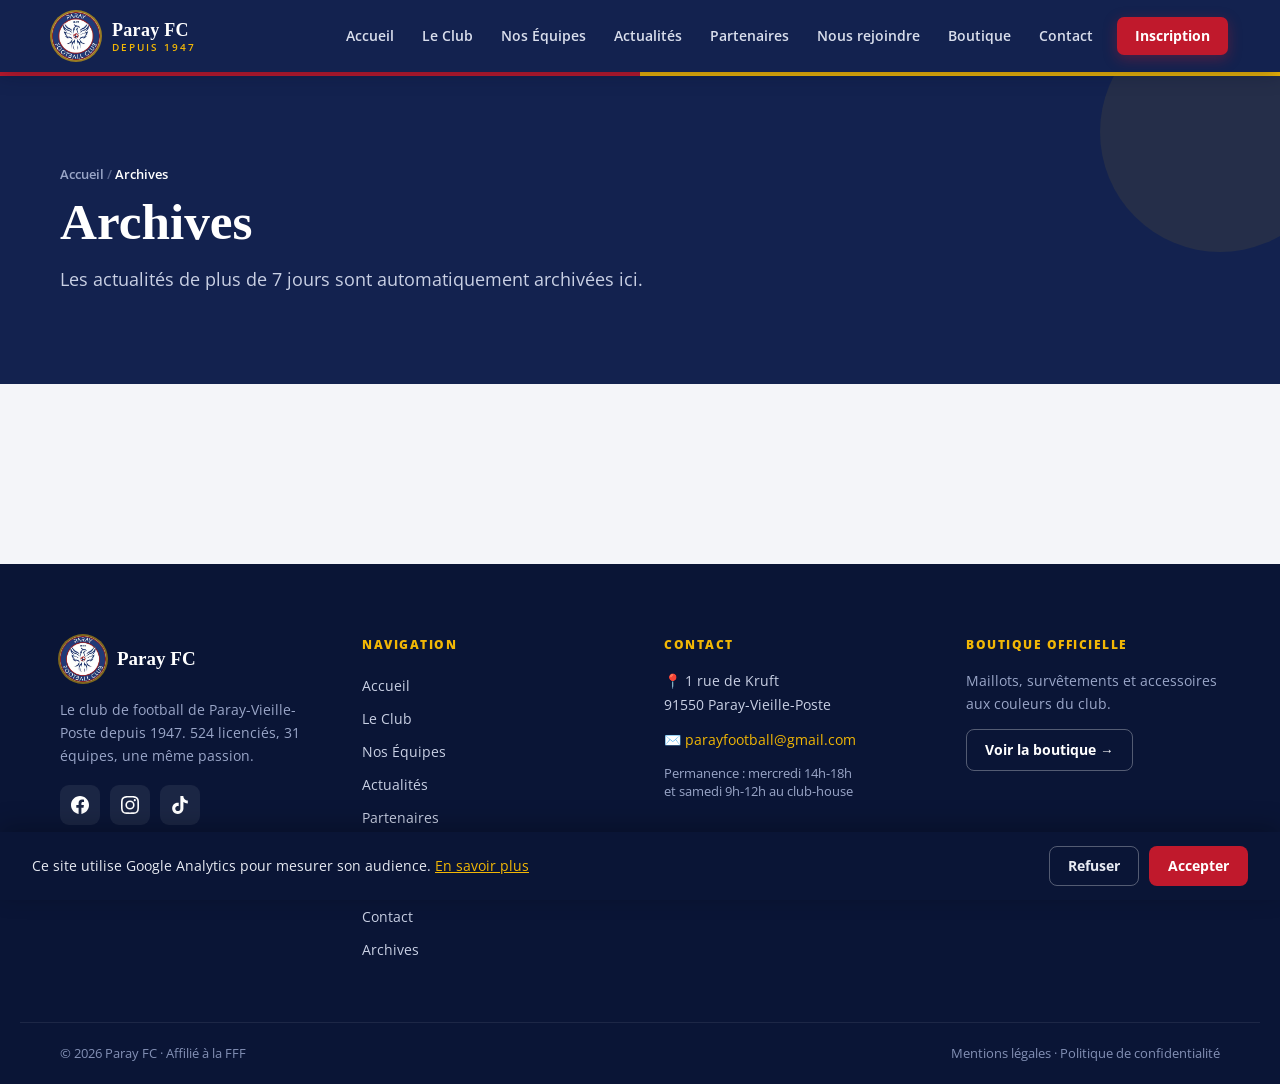
<file: archives.html>
<!DOCTYPE html>
<html lang="fr">
<head>
  <meta charset="utf-8">
  <meta name="viewport" content="width=device-width, initial-scale=1">
  <title>Archives — Paray FC</title>
  <meta name="description" content="Les actualités passées du Paray Football Club.">
  <link rel="preconnect" href="https://fonts.googleapis.com">
  <link rel="preconnect" href="https://fonts.gstatic.com" crossorigin>
  <link href="https://fonts.googleapis.com/css2?family=Open+Sans:ital,wght@0,400;0,500;0,600;0,700;0,800;1,400&display=swap" rel="stylesheet">
  <link rel="stylesheet" href="css/style.css">
</head>
<body>

  <header class="site-header">
    <nav class="nav">
      <a href="index.html#accueil" class="nav__logo">
        <img src="images/logo-paray.webp" data-config-src="logoUrl" alt="Logo Paray FC" class="logo-img">
        <span class="logo-text">
          <span class="logo-name" data-config="clubName">Paray FC</span>
          <span class="logo-since" data-config="since">DEPUIS 1947</span>
        </span>
      </a>
      <div class="nav__links">
        <a href="index.html#accueil" class="nav__link">Accueil</a>
        <a href="club.html" class="nav__link">Le Club</a>
        <a href="equipes.html" class="nav__link">Nos Équipes</a>
        <a href="actualites.html" class="nav__link">Actualités</a>
        <a href="partenaires.html" class="nav__link">Partenaires</a>
        <a href="rejoindre.html" class="nav__link">Nous rejoindre</a>
        <a href="boutique.html" class="nav__link">Boutique</a>
        <a href="contact.html" class="nav__link">Contact</a>
        <a href="rejoindre.html" class="nav__cta">Inscription</a>
      </div>
      <button class="nav__burger" data-burger aria-label="Menu" aria-expanded="false" aria-controls="mobile-menu">
        <span><span></span><span></span><span></span></span>
      </button>
    </nav>
    <div class="mobile-menu" id="mobile-menu" data-mobile-menu>
      <a href="index.html#accueil" class="mobile-menu__link">Accueil</a>
      <a href="club.html" class="mobile-menu__link">Le Club</a>
      <a href="equipes.html" class="mobile-menu__link">Nos Équipes</a>
      <a href="actualites.html" class="mobile-menu__link">Actualités</a>
      <a href="partenaires.html" class="mobile-menu__link">Partenaires</a>
      <a href="rejoindre.html" class="mobile-menu__link">Nous rejoindre</a>
      <a href="boutique.html" class="mobile-menu__link">Boutique</a>
      <a href="contact.html" class="mobile-menu__link">Contact</a>
      <a href="rejoindre.html" class="mobile-menu__cta">S'inscrire au club</a>
    </div>
  </header>

  <section class="page-hero">
    <div class="page-hero__inner">
      <span class="breadcrumb"><a href="index.html">Accueil</a> <span class="sep">/</span> <span class="current">Archives</span></span>
      <h1>Archives</h1>
      <p>Les actualités de plus de 7 jours sont automatiquement archivées ici.</p>
    </div>
  </section>

  <main class="section">
    <div class="news-grid" id="archives-list"></div>
    <p class="news-empty" id="archives-empty" hidden>Aucune actualité archivée pour le moment.</p>
  </main>

  <footer class="site-footer">
    <div class="footer-grid">
      <div class="footer-club">
        <div class="footer-club__top">
          <img src="images/logo-paray.webp" data-config-src="logoUrl" alt="Logo Paray FC" class="footer-club__logo">
          <span class="footer-club__name" data-config="clubName">Paray FC</span>
        </div>
        <p class="footer-club__text" data-config="aboutText">Le club de football de Paray-Vieille-Poste depuis 1947. 524 licenciés, 31 équipes, une même passion.</p>
        <div class="social">
          <a href="#" data-config-href="social.facebook" aria-label="Facebook" class="social__link"><svg viewBox="0 0 24 24" aria-hidden="true"><path d="M24 12.073c0-6.627-5.373-12-12-12s-12 5.373-12 12c0 5.99 4.388 10.954 10.125 11.854v-8.385H7.078v-3.47h3.047V9.43c0-3.007 1.792-4.669 4.533-4.669 1.312 0 2.686.235 2.686.235v2.953H15.83c-1.491 0-1.956.925-1.956 1.874v2.25h3.328l-.532 3.47h-2.796v8.385C19.612 23.027 24 18.062 24 12.073z"/></svg></a>
          <a href="#" data-config-href="social.instagram" aria-label="Instagram" class="social__link"><svg viewBox="0 0 24 24" aria-hidden="true"><path d="M12 2.163c3.204 0 3.584.012 4.85.07 3.252.148 4.771 1.691 4.919 4.919.058 1.265.069 1.645.069 4.849 0 3.205-.012 3.584-.069 4.849-.149 3.225-1.664 4.771-4.919 4.919-1.266.058-1.644.07-4.85.07-3.204 0-3.584-.012-4.849-.07-3.26-.149-4.771-1.699-4.919-4.92-.058-1.265-.07-1.644-.07-4.849 0-3.204.013-3.583.07-4.849.149-3.227 1.664-4.771 4.919-4.919 1.266-.057 1.645-.069 4.849-.069zm0-2.163C8.741 0 8.333.014 7.053.072 2.695.272.273 2.69.073 7.052.014 8.333 0 8.741 0 12c0 3.259.014 3.668.072 4.948.2 4.358 2.618 6.78 6.98 6.98C8.333 23.986 8.741 24 12 24c3.259 0 3.668-.014 4.948-.072 4.354-.2 6.782-2.618 6.979-6.98.059-1.28.073-1.689.073-4.948 0-3.259-.014-3.667-.072-4.947-.196-4.354-2.617-6.78-6.979-6.98C15.668.014 15.259 0 12 0zm0 5.838a6.162 6.162 0 100 12.324 6.162 6.162 0 000-12.324zM12 16a4 4 0 110-8 4 4 0 010 8zm6.406-11.845a1.44 1.44 0 100 2.881 1.44 1.44 0 000-2.881z"/></svg></a>
          <a href="#" data-config-href="social.tiktok" aria-label="TikTok" class="social__link"><svg viewBox="0 0 24 24" aria-hidden="true"><path d="M12.525.02c1.31-.02 2.61-.01 3.91-.02.08 1.53.63 3.09 1.75 4.17 1.12 1.11 2.7 1.62 4.24 1.79v4.03c-1.44-.05-2.89-.35-4.2-.97-.57-.26-1.1-.59-1.62-.93-.01 2.92.01 5.84-.02 8.75-.08 1.4-.54 2.79-1.35 3.94-1.31 1.92-3.58 3.17-5.91 3.21-1.43.08-2.86-.31-4.08-1.03-2.02-1.19-3.44-3.37-3.65-5.71-.02-.5-.03-1-.01-1.49.18-1.9 1.12-3.72 2.58-4.96 1.66-1.44 3.98-2.13 6.15-1.72.02 1.48-.04 2.96-.04 4.44-.99-.32-2.15-.23-3.02.37-.63.41-1.11 1.04-1.36 1.75-.21.51-.15 1.07-.14 1.61.24 1.64 1.82 3.02 3.5 2.87 1.12-.01 2.19-.66 2.77-1.61.19-.33.4-.67.41-1.06.1-1.79.06-3.57.07-5.36.01-4.03-.01-8.05.02-12.07z"/></svg></a>
        </div>
      </div>
      <div class="footer-col">
        <h4 class="footer-col__title">Navigation</h4>
        <a href="index.html#accueil" class="footer-link">Accueil</a>
        <a href="club.html" class="footer-link">Le Club</a>
        <a href="equipes.html" class="footer-link">Nos Équipes</a>
        <a href="actualites.html" class="footer-link">Actualités</a>
        <a href="partenaires.html" class="footer-link">Partenaires</a>
        <a href="rejoindre.html" class="footer-link">Nous rejoindre</a>
        <a href="boutique.html" class="footer-link">Boutique</a>
        <a href="contact.html" class="footer-link">Contact</a>
      </div>
      <div class="footer-col">
        <h4 class="footer-col__title">Contact</h4>
        <p class="footer-contact">📍 <span data-config-html="addressHtml">1 rue de Kruft<br>91550 Paray-Vieille-Poste</span></p>
        <p class="footer-contact" data-config-show="phone" hidden>📞 <a data-config="phone" data-config-href="telHref" href="#"></a></p>
        <p class="footer-contact" style="margin-top:12px;">✉️ <a href="mailto:parayfootball@gmail.com" data-config="email" data-config-href="emailHref">parayfootball@gmail.com</a></p>
        <p class="footer-contact--muted">Permanence : mercredi 14h-18h<br>et samedi 9h-12h au club-house</p>
      </div>
      <div class="footer-col footer-shop">
        <h4 class="footer-col__title">Boutique officielle</h4>
        <p>Maillots, survêtements et accessoires aux couleurs du club.</p>
        <a href="boutique.html" data-config-href="shopUrl" class="footer-shop__btn">Voir la boutique →</a>
      </div>
    </div>
    <div class="footer-bottom">
      <span>© 2026 <span data-config="clubName">Paray Football Club</span> · Affilié à la FFF</span>
      <span>Mentions légales · Politique de confidentialité</span>
    </div>
  </footer>

  <script src="js/config.js"></script>
  <script src="js/store.js"></script>
  <script src="js/news.js"></script>
  <script src="js/main.js"></script>
</body>
</html>
</file>
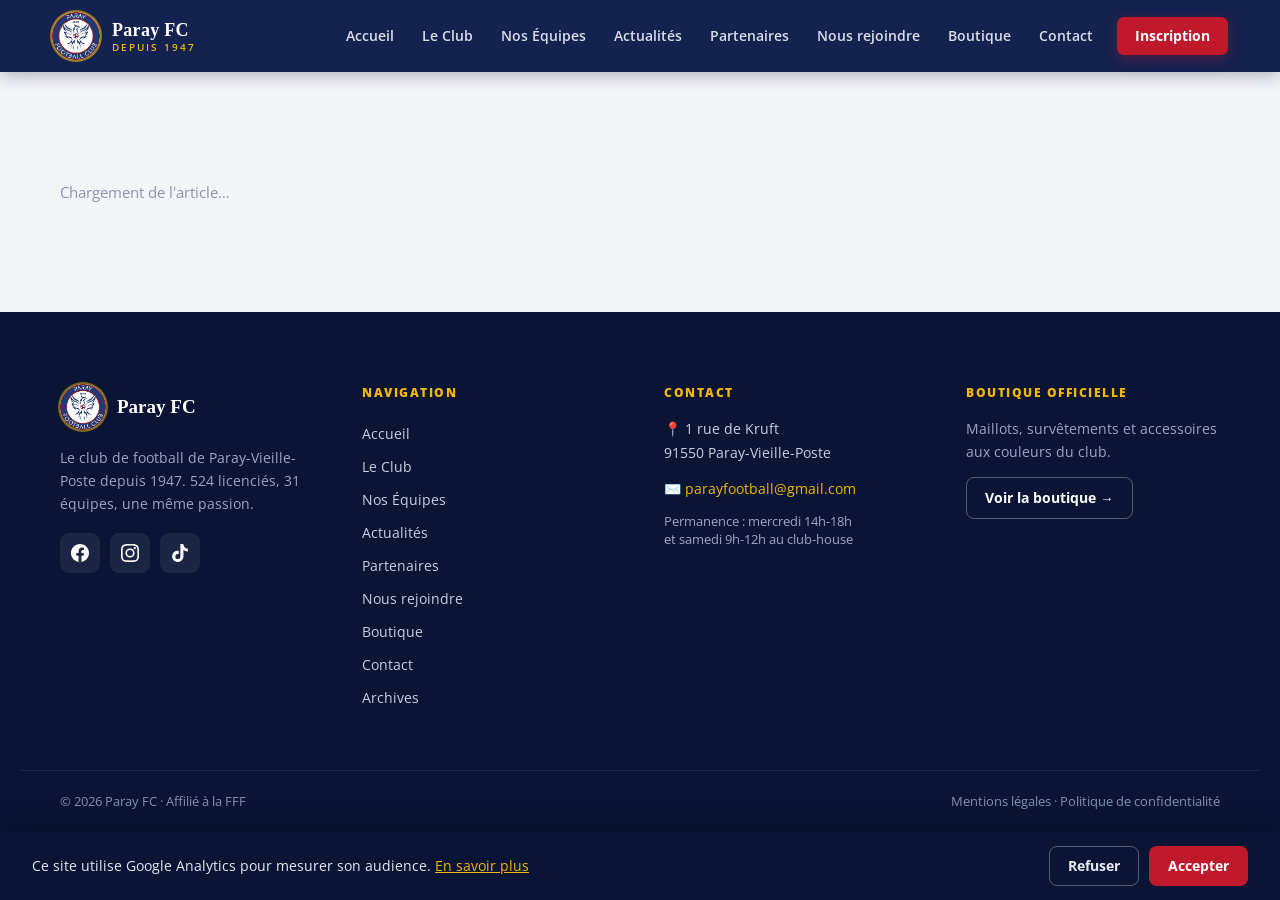
<file: article.html>
<!DOCTYPE html>
<html lang="fr">
<head>
  <meta charset="utf-8">
  <meta name="viewport" content="width=device-width, initial-scale=1">
  <title>Actualité — Paray FC</title>
  <meta name="robots" content="noindex">
  <link rel="preconnect" href="https://fonts.googleapis.com">
  <link rel="preconnect" href="https://fonts.gstatic.com" crossorigin>
  <link href="https://fonts.googleapis.com/css2?family=Open+Sans:ital,wght@0,400;0,500;0,600;0,700;0,800;1,400&display=swap" rel="stylesheet">
  <link rel="stylesheet" href="css/style.css">
</head>
<body>

  <header class="site-header">
    <nav class="nav">
      <a href="index.html#accueil" class="nav__logo">
        <img src="images/logo-paray.webp" data-config-src="logoUrl" alt="Logo Paray FC" class="logo-img">
        <span class="logo-text">
          <span class="logo-name" data-config="clubName">Paray FC</span>
          <span class="logo-since" data-config="since">DEPUIS 1947</span>
        </span>
      </a>
      <div class="nav__links">
        <a href="index.html#accueil" class="nav__link">Accueil</a>
        <a href="club.html" class="nav__link">Le Club</a>
        <a href="equipes.html" class="nav__link">Nos Équipes</a>
        <a href="actualites.html" class="nav__link">Actualités</a>
        <a href="partenaires.html" class="nav__link">Partenaires</a>
        <a href="rejoindre.html" class="nav__link">Nous rejoindre</a>
        <a href="boutique.html" class="nav__link">Boutique</a>
        <a href="contact.html" class="nav__link">Contact</a>
        <a href="rejoindre.html" class="nav__cta">Inscription</a>
      </div>
      <button class="nav__burger" data-burger aria-label="Menu" aria-expanded="false" aria-controls="mobile-menu">
        <span><span></span><span></span><span></span></span>
      </button>
    </nav>
    <div class="mobile-menu" id="mobile-menu" data-mobile-menu>
      <a href="index.html#accueil" class="mobile-menu__link">Accueil</a>
      <a href="club.html" class="mobile-menu__link">Le Club</a>
      <a href="equipes.html" class="mobile-menu__link">Nos Équipes</a>
      <a href="actualites.html" class="mobile-menu__link">Actualités</a>
      <a href="partenaires.html" class="mobile-menu__link">Partenaires</a>
      <a href="rejoindre.html" class="mobile-menu__link">Nous rejoindre</a>
      <a href="boutique.html" class="mobile-menu__link">Boutique</a>
      <a href="contact.html" class="mobile-menu__link">Contact</a>
      <a href="rejoindre.html" class="mobile-menu__cta">S'inscrire au club</a>
    </div>
  </header>

  <main class="section">
    <article class="article" id="article-view">
      <p class="news-empty">Chargement de l'article…</p>
    </article>
  </main>

  <footer class="site-footer">
    <div class="footer-grid">
      <div class="footer-club">
        <div class="footer-club__top">
          <img src="images/logo-paray.webp" data-config-src="logoUrl" alt="Logo Paray FC" class="footer-club__logo">
          <span class="footer-club__name" data-config="clubName">Paray FC</span>
        </div>
        <p class="footer-club__text" data-config="aboutText">Le club de football de Paray-Vieille-Poste depuis 1947. 524 licenciés, 31 équipes, une même passion.</p>
        <div class="social">
          <a href="#" data-config-href="social.facebook" aria-label="Facebook" class="social__link"><svg viewBox="0 0 24 24" aria-hidden="true"><path d="M24 12.073c0-6.627-5.373-12-12-12s-12 5.373-12 12c0 5.99 4.388 10.954 10.125 11.854v-8.385H7.078v-3.47h3.047V9.43c0-3.007 1.792-4.669 4.533-4.669 1.312 0 2.686.235 2.686.235v2.953H15.83c-1.491 0-1.956.925-1.956 1.874v2.25h3.328l-.532 3.47h-2.796v8.385C19.612 23.027 24 18.062 24 12.073z"/></svg></a>
          <a href="#" data-config-href="social.instagram" aria-label="Instagram" class="social__link"><svg viewBox="0 0 24 24" aria-hidden="true"><path d="M12 2.163c3.204 0 3.584.012 4.85.07 3.252.148 4.771 1.691 4.919 4.919.058 1.265.069 1.645.069 4.849 0 3.205-.012 3.584-.069 4.849-.149 3.225-1.664 4.771-4.919 4.919-1.266.058-1.644.07-4.85.07-3.204 0-3.584-.012-4.849-.07-3.26-.149-4.771-1.699-4.919-4.92-.058-1.265-.07-1.644-.07-4.849 0-3.204.013-3.583.07-4.849.149-3.227 1.664-4.771 4.919-4.919 1.266-.057 1.645-.069 4.849-.069zm0-2.163C8.741 0 8.333.014 7.053.072 2.695.272.273 2.69.073 7.052.014 8.333 0 8.741 0 12c0 3.259.014 3.668.072 4.948.2 4.358 2.618 6.78 6.98 6.98C8.333 23.986 8.741 24 12 24c3.259 0 3.668-.014 4.948-.072 4.354-.2 6.782-2.618 6.979-6.98.059-1.28.073-1.689.073-4.948 0-3.259-.014-3.667-.072-4.947-.196-4.354-2.617-6.78-6.979-6.98C15.668.014 15.259 0 12 0zm0 5.838a6.162 6.162 0 100 12.324 6.162 6.162 0 000-12.324zM12 16a4 4 0 110-8 4 4 0 010 8zm6.406-11.845a1.44 1.44 0 100 2.881 1.44 1.44 0 000-2.881z"/></svg></a>
          <a href="#" data-config-href="social.tiktok" aria-label="TikTok" class="social__link"><svg viewBox="0 0 24 24" aria-hidden="true"><path d="M12.525.02c1.31-.02 2.61-.01 3.91-.02.08 1.53.63 3.09 1.75 4.17 1.12 1.11 2.7 1.62 4.24 1.79v4.03c-1.44-.05-2.89-.35-4.2-.97-.57-.26-1.1-.59-1.62-.93-.01 2.92.01 5.84-.02 8.75-.08 1.4-.54 2.79-1.35 3.94-1.31 1.92-3.58 3.17-5.91 3.21-1.43.08-2.86-.31-4.08-1.03-2.02-1.19-3.44-3.37-3.65-5.71-.02-.5-.03-1-.01-1.49.18-1.9 1.12-3.72 2.58-4.96 1.66-1.44 3.98-2.13 6.15-1.72.02 1.48-.04 2.96-.04 4.44-.99-.32-2.15-.23-3.02.37-.63.41-1.11 1.04-1.36 1.75-.21.51-.15 1.07-.14 1.61.24 1.64 1.82 3.02 3.5 2.87 1.12-.01 2.19-.66 2.77-1.61.19-.33.4-.67.41-1.06.1-1.79.06-3.57.07-5.36.01-4.03-.01-8.05.02-12.07z"/></svg></a>
        </div>
      </div>
      <div class="footer-col">
        <h4 class="footer-col__title">Navigation</h4>
        <a href="index.html#accueil" class="footer-link">Accueil</a>
        <a href="club.html" class="footer-link">Le Club</a>
        <a href="equipes.html" class="footer-link">Nos Équipes</a>
        <a href="actualites.html" class="footer-link">Actualités</a>
        <a href="partenaires.html" class="footer-link">Partenaires</a>
        <a href="rejoindre.html" class="footer-link">Nous rejoindre</a>
        <a href="boutique.html" class="footer-link">Boutique</a>
        <a href="contact.html" class="footer-link">Contact</a>
      </div>
      <div class="footer-col">
        <h4 class="footer-col__title">Contact</h4>
        <p class="footer-contact">📍 <span data-config-html="addressHtml">1 rue de Kruft<br>91550 Paray-Vieille-Poste</span></p>
        <p class="footer-contact" data-config-show="phone" hidden>📞 <a data-config="phone" data-config-href="telHref" href="#"></a></p>
        <p class="footer-contact" style="margin-top:12px;">✉️ <a href="mailto:parayfootball@gmail.com" data-config="email" data-config-href="emailHref">parayfootball@gmail.com</a></p>
        <p class="footer-contact--muted">Permanence : mercredi 14h-18h<br>et samedi 9h-12h au club-house</p>
      </div>
      <div class="footer-col footer-shop">
        <h4 class="footer-col__title">Boutique officielle</h4>
        <p>Maillots, survêtements et accessoires aux couleurs du club.</p>
        <a href="boutique.html" data-config-href="shopUrl" class="footer-shop__btn">Voir la boutique →</a>
      </div>
    </div>
    <div class="footer-bottom">
      <span>© 2026 <span data-config="clubName">Paray Football Club</span> · Affilié à la FFF</span>
      <span>Mentions légales · Politique de confidentialité</span>
    </div>
  </footer>

  <script src="js/config.js"></script>
  <script src="js/store.js"></script>
  <script src="js/news.js"></script>
  <script src="js/main.js"></script>
</body>
</html>
</file>
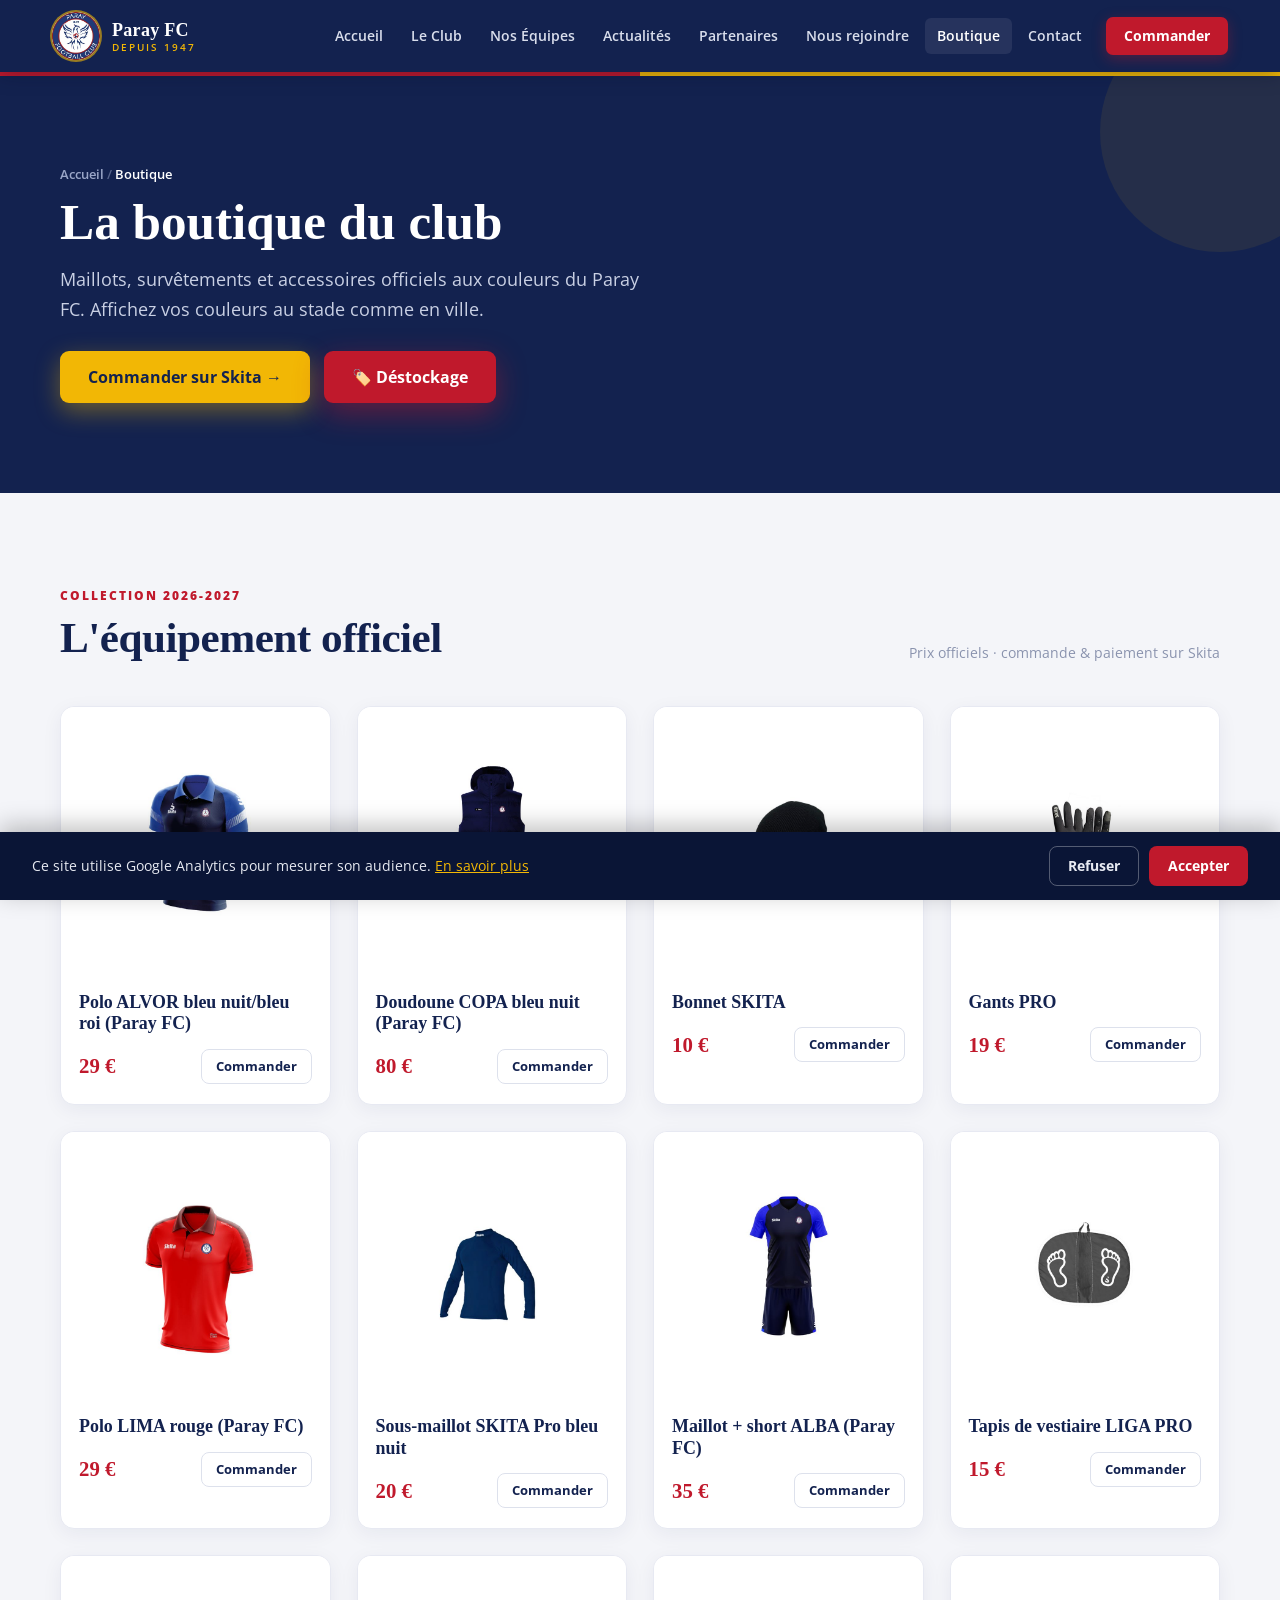
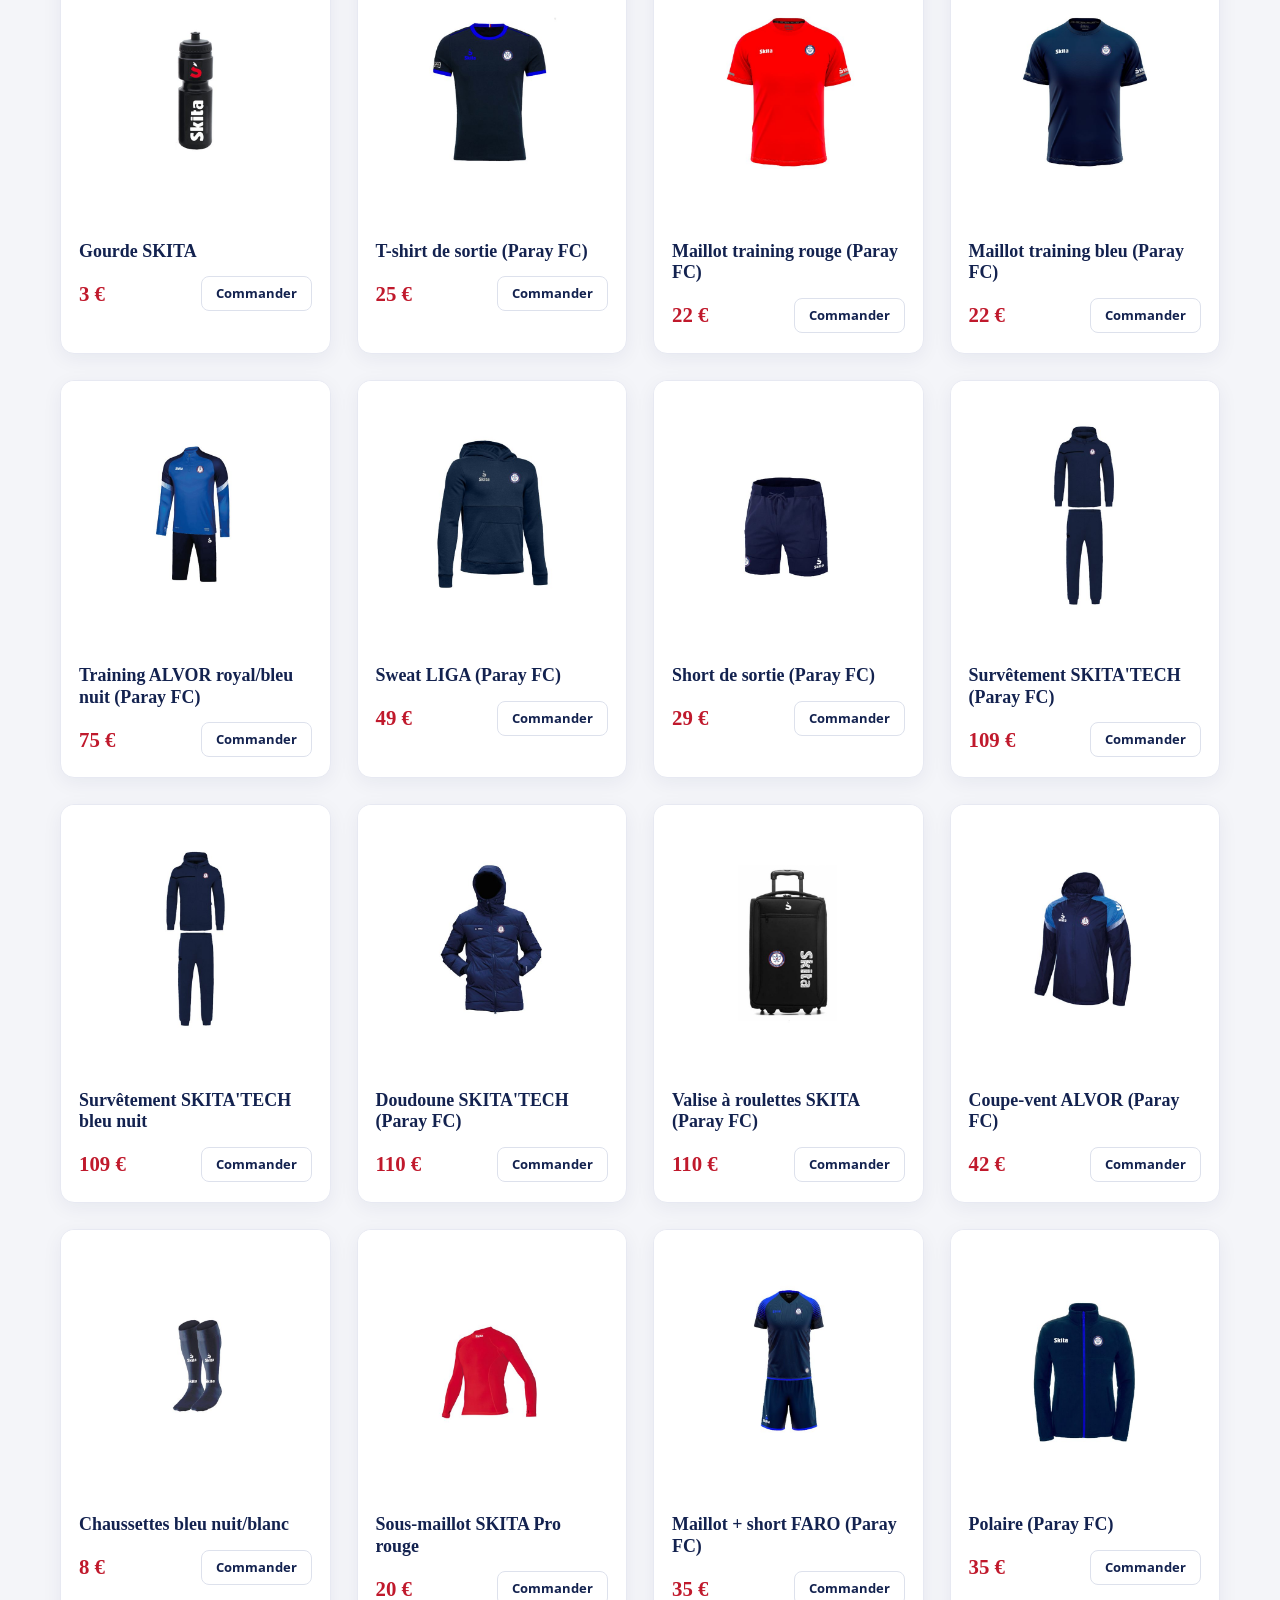
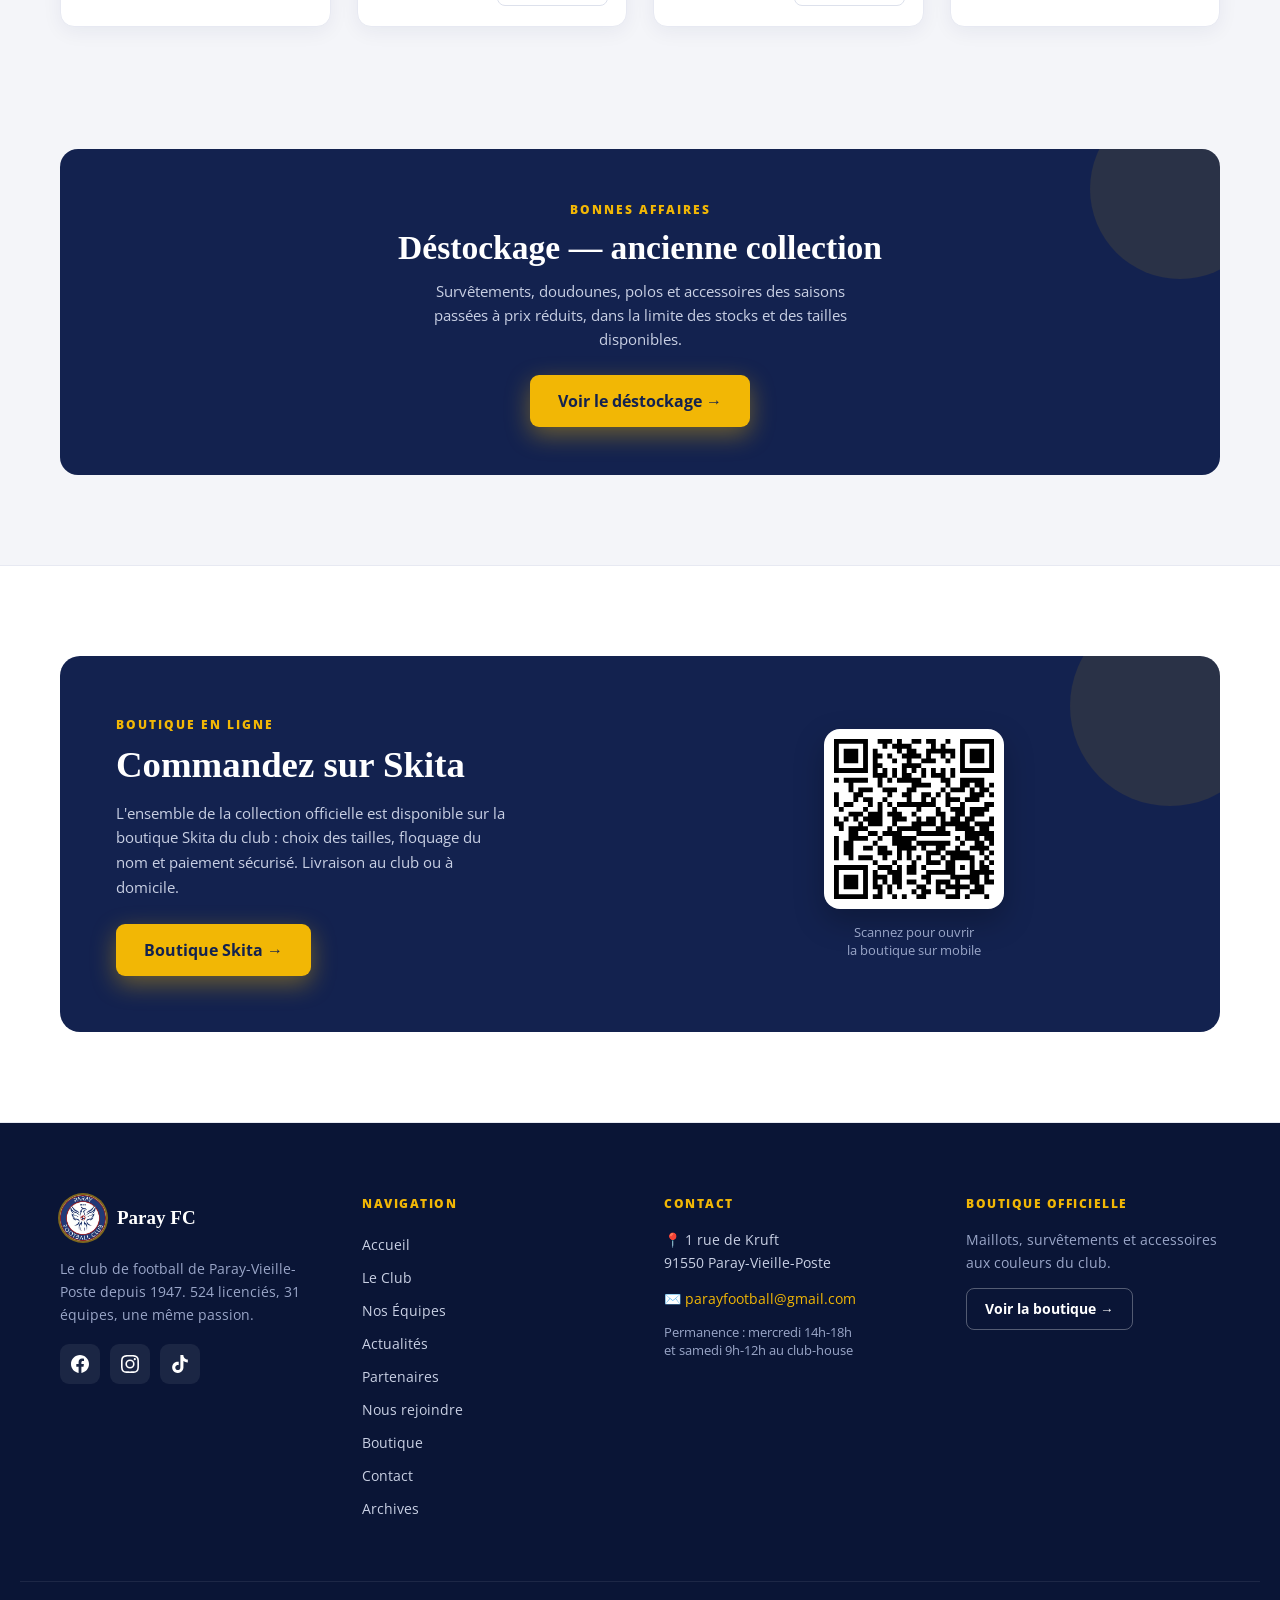
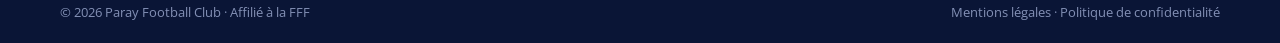
<file: boutique.html>
<!DOCTYPE html>
<html lang="fr">
<head>
  <meta charset="utf-8">
  <meta name="viewport" content="width=device-width, initial-scale=1">
  <title>Boutique — Paray FC</title>
  <meta name="description" content="La boutique officielle du Paray FC : maillots, survêtements et accessoires. Commande et paiement sur Skita.">
  <link rel="preconnect" href="https://fonts.googleapis.com">
  <link rel="preconnect" href="https://fonts.gstatic.com" crossorigin>
  <link href="https://fonts.googleapis.com/css2?family=Open+Sans:ital,wght@0,400;0,500;0,600;0,700;0,800;1,400&display=swap" rel="stylesheet">
  <link rel="stylesheet" href="css/style.css">
</head>
<body>

  <header class="site-header">
    <nav class="nav">
      <a href="index.html#accueil" class="nav__logo">
        <img src="images/logo-paray.webp" data-config-src="logoUrl" alt="Logo Paray FC" class="logo-img">
        <span class="logo-text">
          <span class="logo-name" data-config="clubName">Paray FC</span>
          <span class="logo-since" data-config="since">DEPUIS 1947</span>
        </span>
      </a>
      <div class="nav__links">
        <a href="index.html#accueil" class="nav__link">Accueil</a>
        <a href="club.html" class="nav__link">Le Club</a>
        <a href="equipes.html" class="nav__link">Nos Équipes</a>
        <a href="actualites.html" class="nav__link">Actualités</a>
        <a href="partenaires.html" class="nav__link">Partenaires</a>
        <a href="rejoindre.html" class="nav__link">Nous rejoindre</a>
        <a href="boutique.html" class="nav__link is-active">Boutique</a>
        <a href="contact.html" class="nav__link">Contact</a>
        <a href="#skita" class="nav__cta">Commander</a>
      </div>
      <button class="nav__burger" data-burger aria-label="Menu" aria-expanded="false" aria-controls="mobile-menu">
        <span><span></span><span></span><span></span></span>
      </button>
    </nav>
    <div class="mobile-menu" id="mobile-menu" data-mobile-menu>
      <a href="index.html#accueil" class="mobile-menu__link">Accueil</a>
      <a href="club.html" class="mobile-menu__link">Le Club</a>
      <a href="equipes.html" class="mobile-menu__link">Nos Équipes</a>
      <a href="actualites.html" class="mobile-menu__link">Actualités</a>
      <a href="partenaires.html" class="mobile-menu__link">Partenaires</a>
      <a href="rejoindre.html" class="mobile-menu__link">Nous rejoindre</a>
      <a href="boutique.html" class="mobile-menu__link">Boutique</a>
      <a href="contact.html" class="mobile-menu__link">Contact</a>
      <a href="#skita" class="mobile-menu__cta">Commander sur Skita</a>
    </div>
  </header>

  <!-- ============ EN-TÊTE ============ -->
  <section class="page-hero">
    <div class="page-hero__inner">
      <span class="breadcrumb"><a href="index.html">Accueil</a> <span class="sep">/</span> <span class="current">Boutique</span></span>
      <h1>La boutique du club</h1>
      <p>Maillots, survêtements et accessoires officiels aux couleurs du Paray FC. Affichez vos couleurs au stade comme en ville.</p>
      <div class="page-hero__actions">
        <a href="#" data-config-href="shopUrl" target="_blank" rel="noopener" class="btn btn--gold">Commander sur Skita →</a>
        <a href="destockage.html" class="btn btn--primary">🏷️ Déstockage</a>
      </div>
    </div>
  </section>

  <!-- ============ COLLECTION ============ -->
  <section class="section">
    <div class="section-head">
      <div>
        <span class="eyebrow">COLLECTION 2026-2027</span>
        <h2 class="section-title">L'équipement officiel</h2>
      </div>
      <span class="section-head__meta">Prix officiels · commande & paiement sur Skita</span>
    </div>
    <div class="shop-grid">
      <div class="product-card">
        <a href="https://www.skita.fr/produit/1545/polo-alvor-bleu-nuit-bleu-roi-paray-fc-" target="_blank" rel="noopener" class="product-card__media"><img src="images/boutique/polo-alvor.jpg" alt="Polo ALVOR bleu nuit/bleu roi (Paray FC)" loading="lazy"></a>
        <div class="product-card__body">
          <h3 class="product-name">Polo ALVOR bleu nuit/bleu roi (Paray FC)</h3>
          <div class="product-foot"><span class="product-price">29 €</span><a href="https://www.skita.fr/produit/1545/polo-alvor-bleu-nuit-bleu-roi-paray-fc-" target="_blank" rel="noopener" class="product-btn">Commander</a></div>
        </div>
      </div>
      <div class="product-card">
        <a href="https://www.skita.fr/produit/1732/doudoune-copa-bleu-nuit-paray-fc-" target="_blank" rel="noopener" class="product-card__media"><img src="images/boutique/doudoune-copa.jpg" alt="Doudoune COPA bleu nuit (Paray FC)" loading="lazy"></a>
        <div class="product-card__body">
          <h3 class="product-name">Doudoune COPA bleu nuit (Paray FC)</h3>
          <div class="product-foot"><span class="product-price">80 €</span><a href="https://www.skita.fr/produit/1732/doudoune-copa-bleu-nuit-paray-fc-" target="_blank" rel="noopener" class="product-btn">Commander</a></div>
        </div>
      </div>
      <div class="product-card">
        <a href="https://www.skita.fr/produit/1221/bonnet-skita" target="_blank" rel="noopener" class="product-card__media"><img src="images/boutique/bonnet-skita.jpg" alt="Bonnet SKITA" loading="lazy"></a>
        <div class="product-card__body">
          <h3 class="product-name">Bonnet SKITA</h3>
          <div class="product-foot"><span class="product-price">10 €</span><a href="https://www.skita.fr/produit/1221/bonnet-skita" target="_blank" rel="noopener" class="product-btn">Commander</a></div>
        </div>
      </div>
      <div class="product-card">
        <a href="https://www.skita.fr/produit/1249/gants-pro" target="_blank" rel="noopener" class="product-card__media"><img src="images/boutique/gants-pro.jpg" alt="Gants PRO" loading="lazy"></a>
        <div class="product-card__body">
          <h3 class="product-name">Gants PRO</h3>
          <div class="product-foot"><span class="product-price">19 €</span><a href="https://www.skita.fr/produit/1249/gants-pro" target="_blank" rel="noopener" class="product-btn">Commander</a></div>
        </div>
      </div>
      <div class="product-card">
        <a href="https://www.skita.fr/produit/402/polo-lima-rouge-paray-fc-" target="_blank" rel="noopener" class="product-card__media"><img src="images/boutique/polo-lima-rouge.jpg" alt="Polo LIMA rouge (Paray FC)" loading="lazy"></a>
        <div class="product-card__body">
          <h3 class="product-name">Polo LIMA rouge (Paray FC)</h3>
          <div class="product-foot"><span class="product-price">29 €</span><a href="https://www.skita.fr/produit/402/polo-lima-rouge-paray-fc-" target="_blank" rel="noopener" class="product-btn">Commander</a></div>
        </div>
      </div>
      <div class="product-card">
        <a href="https://www.skita.fr/produit/1082/sous-maillot-skita-pro-bleu-nuit" target="_blank" rel="noopener" class="product-card__media"><img src="images/boutique/sous-maillot-bleu.jpg" alt="Sous-maillot SKITA Pro bleu nuit" loading="lazy"></a>
        <div class="product-card__body">
          <h3 class="product-name">Sous-maillot SKITA Pro bleu nuit</h3>
          <div class="product-foot"><span class="product-price">20 €</span><a href="https://www.skita.fr/produit/1082/sous-maillot-skita-pro-bleu-nuit" target="_blank" rel="noopener" class="product-btn">Commander</a></div>
        </div>
      </div>
      <div class="product-card">
        <a href="https://www.skita.fr/produit/1470/maillot-short-alba-bleu-nuit-bleu-roi-paray-fc-" target="_blank" rel="noopener" class="product-card__media"><img src="images/boutique/maillot-short-alba.jpg" alt="Maillot + short ALBA bleu nuit/bleu roi (Paray FC)" loading="lazy"></a>
        <div class="product-card__body">
          <h3 class="product-name">Maillot + short ALBA (Paray FC)</h3>
          <div class="product-foot"><span class="product-price">35 €</span><a href="https://www.skita.fr/produit/1470/maillot-short-alba-bleu-nuit-bleu-roi-paray-fc-" target="_blank" rel="noopener" class="product-btn">Commander</a></div>
        </div>
      </div>
      <div class="product-card">
        <a href="https://www.skita.fr/produit/1247/tapis-de-vestiaire-liga-pro" target="_blank" rel="noopener" class="product-card__media"><img src="images/boutique/tapis-vestiaire.jpg" alt="Tapis de vestiaire LIGA PRO" loading="lazy"></a>
        <div class="product-card__body">
          <h3 class="product-name">Tapis de vestiaire LIGA PRO</h3>
          <div class="product-foot"><span class="product-price">15 €</span><a href="https://www.skita.fr/produit/1247/tapis-de-vestiaire-liga-pro" target="_blank" rel="noopener" class="product-btn">Commander</a></div>
        </div>
      </div>
      <div class="product-card">
        <a href="https://www.skita.fr/produit/1250/gourde-skita" target="_blank" rel="noopener" class="product-card__media"><img src="images/boutique/gourde-skita.jpg" alt="Gourde SKITA" loading="lazy"></a>
        <div class="product-card__body">
          <h3 class="product-name">Gourde SKITA</h3>
          <div class="product-foot"><span class="product-price">3 €</span><a href="https://www.skita.fr/produit/1250/gourde-skita" target="_blank" rel="noopener" class="product-btn">Commander</a></div>
        </div>
      </div>
      <div class="product-card">
        <a href="https://www.skita.fr/produit/361/t-shirt-de-sortie-paray-fc-" target="_blank" rel="noopener" class="product-card__media"><img src="images/boutique/tshirt-sortie.jpg" alt="T-shirt de sortie (Paray FC)" loading="lazy"></a>
        <div class="product-card__body">
          <h3 class="product-name">T-shirt de sortie (Paray FC)</h3>
          <div class="product-foot"><span class="product-price">25 €</span><a href="https://www.skita.fr/produit/361/t-shirt-de-sortie-paray-fc-" target="_blank" rel="noopener" class="product-btn">Commander</a></div>
        </div>
      </div>
      <div class="product-card">
        <a href="https://www.skita.fr/produit/389/maillot-training-rouge-paray-fc-" target="_blank" rel="noopener" class="product-card__media"><img src="images/boutique/maillot-training-rouge.jpg" alt="Maillot training rouge (Paray FC)" loading="lazy"></a>
        <div class="product-card__body">
          <h3 class="product-name">Maillot training rouge (Paray FC)</h3>
          <div class="product-foot"><span class="product-price">22 €</span><a href="https://www.skita.fr/produit/389/maillot-training-rouge-paray-fc-" target="_blank" rel="noopener" class="product-btn">Commander</a></div>
        </div>
      </div>
      <div class="product-card">
        <a href="https://www.skita.fr/produit/352/maillot-training-bleu-paray-fc-" target="_blank" rel="noopener" class="product-card__media"><img src="images/boutique/maillot-training-bleu.jpg" alt="Maillot training bleu (Paray FC)" loading="lazy"></a>
        <div class="product-card__body">
          <h3 class="product-name">Maillot training bleu (Paray FC)</h3>
          <div class="product-foot"><span class="product-price">22 €</span><a href="https://www.skita.fr/produit/352/maillot-training-bleu-paray-fc-" target="_blank" rel="noopener" class="product-btn">Commander</a></div>
        </div>
      </div>
      <div class="product-card">
        <a href="https://www.skita.fr/produit/1542/training-alvor-royal-bleu-nuit-paray-fc-" target="_blank" rel="noopener" class="product-card__media"><img src="images/boutique/training-alvor.jpg" alt="Training ALVOR royal/bleu nuit (Paray FC)" loading="lazy"></a>
        <div class="product-card__body">
          <h3 class="product-name">Training ALVOR royal/bleu nuit (Paray FC)</h3>
          <div class="product-foot"><span class="product-price">75 €</span><a href="https://www.skita.fr/produit/1542/training-alvor-royal-bleu-nuit-paray-fc-" target="_blank" rel="noopener" class="product-btn">Commander</a></div>
        </div>
      </div>
      <div class="product-card">
        <a href="https://www.skita.fr/produit/357/sweats-liga-paray-fc-" target="_blank" rel="noopener" class="product-card__media"><img src="images/boutique/sweats-liga.jpg" alt="Sweat LIGA (Paray FC)" loading="lazy"></a>
        <div class="product-card__body">
          <h3 class="product-name">Sweat LIGA (Paray FC)</h3>
          <div class="product-foot"><span class="product-price">49 €</span><a href="https://www.skita.fr/produit/357/sweats-liga-paray-fc-" target="_blank" rel="noopener" class="product-btn">Commander</a></div>
        </div>
      </div>
      <div class="product-card">
        <a href="https://www.skita.fr/produit/348/short-de-sortie-paray-fc-" target="_blank" rel="noopener" class="product-card__media"><img src="images/boutique/short-sortie.jpg" alt="Short de sortie (Paray FC)" loading="lazy"></a>
        <div class="product-card__body">
          <h3 class="product-name">Short de sortie (Paray FC)</h3>
          <div class="product-foot"><span class="product-price">29 €</span><a href="https://www.skita.fr/produit/348/short-de-sortie-paray-fc-" target="_blank" rel="noopener" class="product-btn">Commander</a></div>
        </div>
      </div>
      <div class="product-card">
        <a href="https://www.skita.fr/produit/1471/surv-ecirc-tement-skita-tech-bleu-nuit-paray-fc-" target="_blank" rel="noopener" class="product-card__media"><img src="images/boutique/survetement-skitatech-paray.jpg" alt="Survêtement SKITA'TECH bleu nuit (Paray FC)" loading="lazy"></a>
        <div class="product-card__body">
          <h3 class="product-name">Survêtement SKITA'TECH (Paray FC)</h3>
          <div class="product-foot"><span class="product-price">109 €</span><a href="https://www.skita.fr/produit/1471/surv-ecirc-tement-skita-tech-bleu-nuit-paray-fc-" target="_blank" rel="noopener" class="product-btn">Commander</a></div>
        </div>
      </div>
      <div class="product-card">
        <a href="https://www.skita.fr/produit/1733/surv-ecirc-tement-skita-tech-bleu-nuit-" target="_blank" rel="noopener" class="product-card__media"><img src="images/boutique/survetement-skitatech.jpg" alt="Survêtement SKITA'TECH bleu nuit" loading="lazy"></a>
        <div class="product-card__body">
          <h3 class="product-name">Survêtement SKITA'TECH bleu nuit</h3>
          <div class="product-foot"><span class="product-price">109 €</span><a href="https://www.skita.fr/produit/1733/surv-ecirc-tement-skita-tech-bleu-nuit-" target="_blank" rel="noopener" class="product-btn">Commander</a></div>
        </div>
      </div>
      <div class="product-card">
        <a href="https://www.skita.fr/produit/1543/doudoune-skita-tech-paray-fc-" target="_blank" rel="noopener" class="product-card__media"><img src="images/boutique/doudoune-skitatech.jpg" alt="Doudoune SKITA'TECH (Paray FC)" loading="lazy"></a>
        <div class="product-card__body">
          <h3 class="product-name">Doudoune SKITA'TECH (Paray FC)</h3>
          <div class="product-foot"><span class="product-price">110 €</span><a href="https://www.skita.fr/produit/1543/doudoune-skita-tech-paray-fc-" target="_blank" rel="noopener" class="product-btn">Commander</a></div>
        </div>
      </div>
      <div class="product-card">
        <a href="https://www.skita.fr/produit/2148/valise-agrave-roulette-skita-paray-fc-" target="_blank" rel="noopener" class="product-card__media"><img src="images/boutique/valise-skita.jpg" alt="Valise à roulettes SKITA (Paray FC)" loading="lazy"></a>
        <div class="product-card__body">
          <h3 class="product-name">Valise à roulettes SKITA (Paray FC)</h3>
          <div class="product-foot"><span class="product-price">110 €</span><a href="https://www.skita.fr/produit/2148/valise-agrave-roulette-skita-paray-fc-" target="_blank" rel="noopener" class="product-btn">Commander</a></div>
        </div>
      </div>
      <div class="product-card">
        <a href="https://www.skita.fr/produit/1544/coupe-vent-alvor-bleu-nuit-bleu-roi-paray-fc-" target="_blank" rel="noopener" class="product-card__media"><img src="images/boutique/coupe-vent-alvor.jpg" alt="Coupe-vent ALVOR bleu nuit/bleu roi (Paray FC)" loading="lazy"></a>
        <div class="product-card__body">
          <h3 class="product-name">Coupe-vent ALVOR (Paray FC)</h3>
          <div class="product-foot"><span class="product-price">42 €</span><a href="https://www.skita.fr/produit/1544/coupe-vent-alvor-bleu-nuit-bleu-roi-paray-fc-" target="_blank" rel="noopener" class="product-btn">Commander</a></div>
        </div>
      </div>
      <div class="product-card">
        <a href="https://www.skita.fr/produit/660/chaussettes-bleu-nuit-blanc" target="_blank" rel="noopener" class="product-card__media"><img src="images/boutique/chaussettes.jpg" alt="Chaussettes bleu nuit/blanc" loading="lazy"></a>
        <div class="product-card__body">
          <h3 class="product-name">Chaussettes bleu nuit/blanc</h3>
          <div class="product-foot"><span class="product-price">8 €</span><a href="https://www.skita.fr/produit/660/chaussettes-bleu-nuit-blanc" target="_blank" rel="noopener" class="product-btn">Commander</a></div>
        </div>
      </div>
      <div class="product-card">
        <a href="https://www.skita.fr/produit/1086/sous-maillot-skita-pro-rouge" target="_blank" rel="noopener" class="product-card__media"><img src="images/boutique/sous-maillot-rouge.jpg" alt="Sous-maillot SKITA Pro rouge" loading="lazy"></a>
        <div class="product-card__body">
          <h3 class="product-name">Sous-maillot SKITA Pro rouge</h3>
          <div class="product-foot"><span class="product-price">20 €</span><a href="https://www.skita.fr/produit/1086/sous-maillot-skita-pro-rouge" target="_blank" rel="noopener" class="product-btn">Commander</a></div>
        </div>
      </div>
      <div class="product-card">
        <a href="https://www.skita.fr/produit/522/maillot-short-faro-paray-fc-" target="_blank" rel="noopener" class="product-card__media"><img src="images/boutique/maillot-short-faro.jpg" alt="Maillot + short FARO (Paray FC)" loading="lazy"></a>
        <div class="product-card__body">
          <h3 class="product-name">Maillot + short FARO (Paray FC)</h3>
          <div class="product-foot"><span class="product-price">35 €</span><a href="https://www.skita.fr/produit/522/maillot-short-faro-paray-fc-" target="_blank" rel="noopener" class="product-btn">Commander</a></div>
        </div>
      </div>
      <div class="product-card">
        <a href="https://www.skita.fr/produit/516/polaire-paray-fc-" target="_blank" rel="noopener" class="product-card__media"><img src="images/boutique/polaire.jpg" alt="Polaire (Paray FC)" loading="lazy"></a>
        <div class="product-card__body">
          <h3 class="product-name">Polaire (Paray FC)</h3>
          <div class="product-foot"><span class="product-price">35 €</span><a href="https://www.skita.fr/produit/516/polaire-paray-fc-" target="_blank" rel="noopener" class="product-btn">Commander</a></div>
        </div>
      </div>
    </div>
  </section>

  <!-- ============ LIEN DÉSTOCKAGE ============ -->
  <section class="section" style="padding-top:0;">
    <div class="cta-band">
      <div class="cta-band__deco"></div>
      <span class="eyebrow">BONNES AFFAIRES</span>
      <h3>Déstockage — ancienne collection</h3>
      <p>Survêtements, doudounes, polos et accessoires des saisons passées à prix réduits, dans la limite des stocks et des tailles disponibles.</p>
      <a href="destockage.html" class="btn btn--gold">Voir le déstockage →</a>
    </div>
  </section>

  <!-- ============ SKITA + DÉSTOCKAGE + QR ============ -->
  <section id="skita" class="section--band" style="scroll-margin-top:80px;">
    <div class="section">
      <div class="skita-band">
        <div class="skita-band__deco"></div>
        <div class="skita-txt">
          <span class="eyebrow">BOUTIQUE EN LIGNE</span>
          <h2>Commandez sur Skita</h2>
          <p>L'ensemble de la collection officielle est disponible sur la boutique Skita du club : choix des tailles, floquage du nom et paiement sécurisé. Livraison au club ou à domicile.</p>
          <div class="skita-actions">
            <!-- Remplacez href par le lien Skita officiel du club -->
            <a href="#" data-config-href="shopUrl" target="_blank" rel="noopener" class="btn btn--gold">Boutique Skita →</a>
          </div>
        </div>
        <div class="qr-card">
          <a class="qr-box" href="https://www.skita.fr/voir-categorie-collection-32.html" data-config-href="shopUrl" target="_blank" rel="noopener" aria-label="Ouvrir la boutique Skita du Paray FC">
            <img src="images/boutique/qr-skita.svg" alt="QR code vers la boutique Skita du Paray FC" width="160" height="160" style="display:block;">
          </a>
          <span class="qr-caption">Scannez pour ouvrir<br>la boutique sur mobile</span>
        </div>
      </div>
    </div>
  </section>

  <footer class="site-footer">
    <div class="footer-grid">
      <div class="footer-club">
        <div class="footer-club__top">
          <img src="images/logo-paray.webp" data-config-src="logoUrl" alt="Logo Paray FC" class="footer-club__logo">
          <span class="footer-club__name" data-config="clubName">Paray FC</span>
        </div>
        <p class="footer-club__text" data-config="aboutText">Le club de football de Paray-Vieille-Poste depuis 1947. 524 licenciés, 31 équipes, une même passion.</p>
        <div class="social">
          <a href="#" data-config-href="social.facebook" aria-label="Facebook" class="social__link"><svg viewBox="0 0 24 24" aria-hidden="true"><path d="M24 12.073c0-6.627-5.373-12-12-12s-12 5.373-12 12c0 5.99 4.388 10.954 10.125 11.854v-8.385H7.078v-3.47h3.047V9.43c0-3.007 1.792-4.669 4.533-4.669 1.312 0 2.686.235 2.686.235v2.953H15.83c-1.491 0-1.956.925-1.956 1.874v2.25h3.328l-.532 3.47h-2.796v8.385C19.612 23.027 24 18.062 24 12.073z"/></svg></a>
          <a href="#" data-config-href="social.instagram" aria-label="Instagram" class="social__link"><svg viewBox="0 0 24 24" aria-hidden="true"><path d="M12 2.163c3.204 0 3.584.012 4.85.07 3.252.148 4.771 1.691 4.919 4.919.058 1.265.069 1.645.069 4.849 0 3.205-.012 3.584-.069 4.849-.149 3.225-1.664 4.771-4.919 4.919-1.266.058-1.644.07-4.85.07-3.204 0-3.584-.012-4.849-.07-3.26-.149-4.771-1.699-4.919-4.92-.058-1.265-.07-1.644-.07-4.849 0-3.204.013-3.583.07-4.849.149-3.227 1.664-4.771 4.919-4.919 1.266-.057 1.645-.069 4.849-.069zm0-2.163C8.741 0 8.333.014 7.053.072 2.695.272.273 2.69.073 7.052.014 8.333 0 8.741 0 12c0 3.259.014 3.668.072 4.948.2 4.358 2.618 6.78 6.98 6.98C8.333 23.986 8.741 24 12 24c3.259 0 3.668-.014 4.948-.072 4.354-.2 6.782-2.618 6.979-6.98.059-1.28.073-1.689.073-4.948 0-3.259-.014-3.667-.072-4.947-.196-4.354-2.617-6.78-6.979-6.98C15.668.014 15.259 0 12 0zm0 5.838a6.162 6.162 0 100 12.324 6.162 6.162 0 000-12.324zM12 16a4 4 0 110-8 4 4 0 010 8zm6.406-11.845a1.44 1.44 0 100 2.881 1.44 1.44 0 000-2.881z"/></svg></a>
          <a href="#" data-config-href="social.tiktok" aria-label="TikTok" class="social__link"><svg viewBox="0 0 24 24" aria-hidden="true"><path d="M12.525.02c1.31-.02 2.61-.01 3.91-.02.08 1.53.63 3.09 1.75 4.17 1.12 1.11 2.7 1.62 4.24 1.79v4.03c-1.44-.05-2.89-.35-4.2-.97-.57-.26-1.1-.59-1.62-.93-.01 2.92.01 5.84-.02 8.75-.08 1.4-.54 2.79-1.35 3.94-1.31 1.92-3.58 3.17-5.91 3.21-1.43.08-2.86-.31-4.08-1.03-2.02-1.19-3.44-3.37-3.65-5.71-.02-.5-.03-1-.01-1.49.18-1.9 1.12-3.72 2.58-4.96 1.66-1.44 3.98-2.13 6.15-1.72.02 1.48-.04 2.96-.04 4.44-.99-.32-2.15-.23-3.02.37-.63.41-1.11 1.04-1.36 1.75-.21.51-.15 1.07-.14 1.61.24 1.64 1.82 3.02 3.5 2.87 1.12-.01 2.19-.66 2.77-1.61.19-.33.4-.67.41-1.06.1-1.79.06-3.57.07-5.36.01-4.03-.01-8.05.02-12.07z"/></svg></a>
        </div>
      </div>
      <div class="footer-col">
        <h4 class="footer-col__title">Navigation</h4>
        <a href="index.html#accueil" class="footer-link">Accueil</a>
        <a href="club.html" class="footer-link">Le Club</a>
        <a href="equipes.html" class="footer-link">Nos Équipes</a>
        <a href="actualites.html" class="footer-link">Actualités</a>
        <a href="partenaires.html" class="footer-link">Partenaires</a>
        <a href="rejoindre.html" class="footer-link">Nous rejoindre</a>
        <a href="boutique.html" class="footer-link">Boutique</a>
        <a href="contact.html" class="footer-link">Contact</a>
      </div>
      <div class="footer-col">
        <h4 class="footer-col__title">Contact</h4>
        <p class="footer-contact">📍 <span data-config-html="addressHtml">1 rue de Kruft<br>91550 Paray-Vieille-Poste</span></p>
        <p class="footer-contact" data-config-show="phone" hidden>📞 <a data-config="phone" data-config-href="telHref" href="#"></a></p>
        <p class="footer-contact" style="margin-top:12px;">✉️ <a href="mailto:parayfootball@gmail.com" data-config="email" data-config-href="emailHref">parayfootball@gmail.com</a></p>
        <p class="footer-contact--muted">Permanence : mercredi 14h-18h<br>et samedi 9h-12h au club-house</p>
      </div>
      <div class="footer-col footer-shop">
        <h4 class="footer-col__title">Boutique officielle</h4>
        <p>Maillots, survêtements et accessoires aux couleurs du club.</p>
        <a href="boutique.html" data-config-href="shopUrl" class="footer-shop__btn">Voir la boutique →</a>
      </div>
    </div>
    <div class="footer-bottom">
      <span>© 2026 Paray Football Club · Affilié à la FFF</span>
      <span>Mentions légales · Politique de confidentialité</span>
    </div>
  </footer>

  <script src="js/config.js"></script>
  <script src="js/main.js"></script>
</body>
</html>
</file>
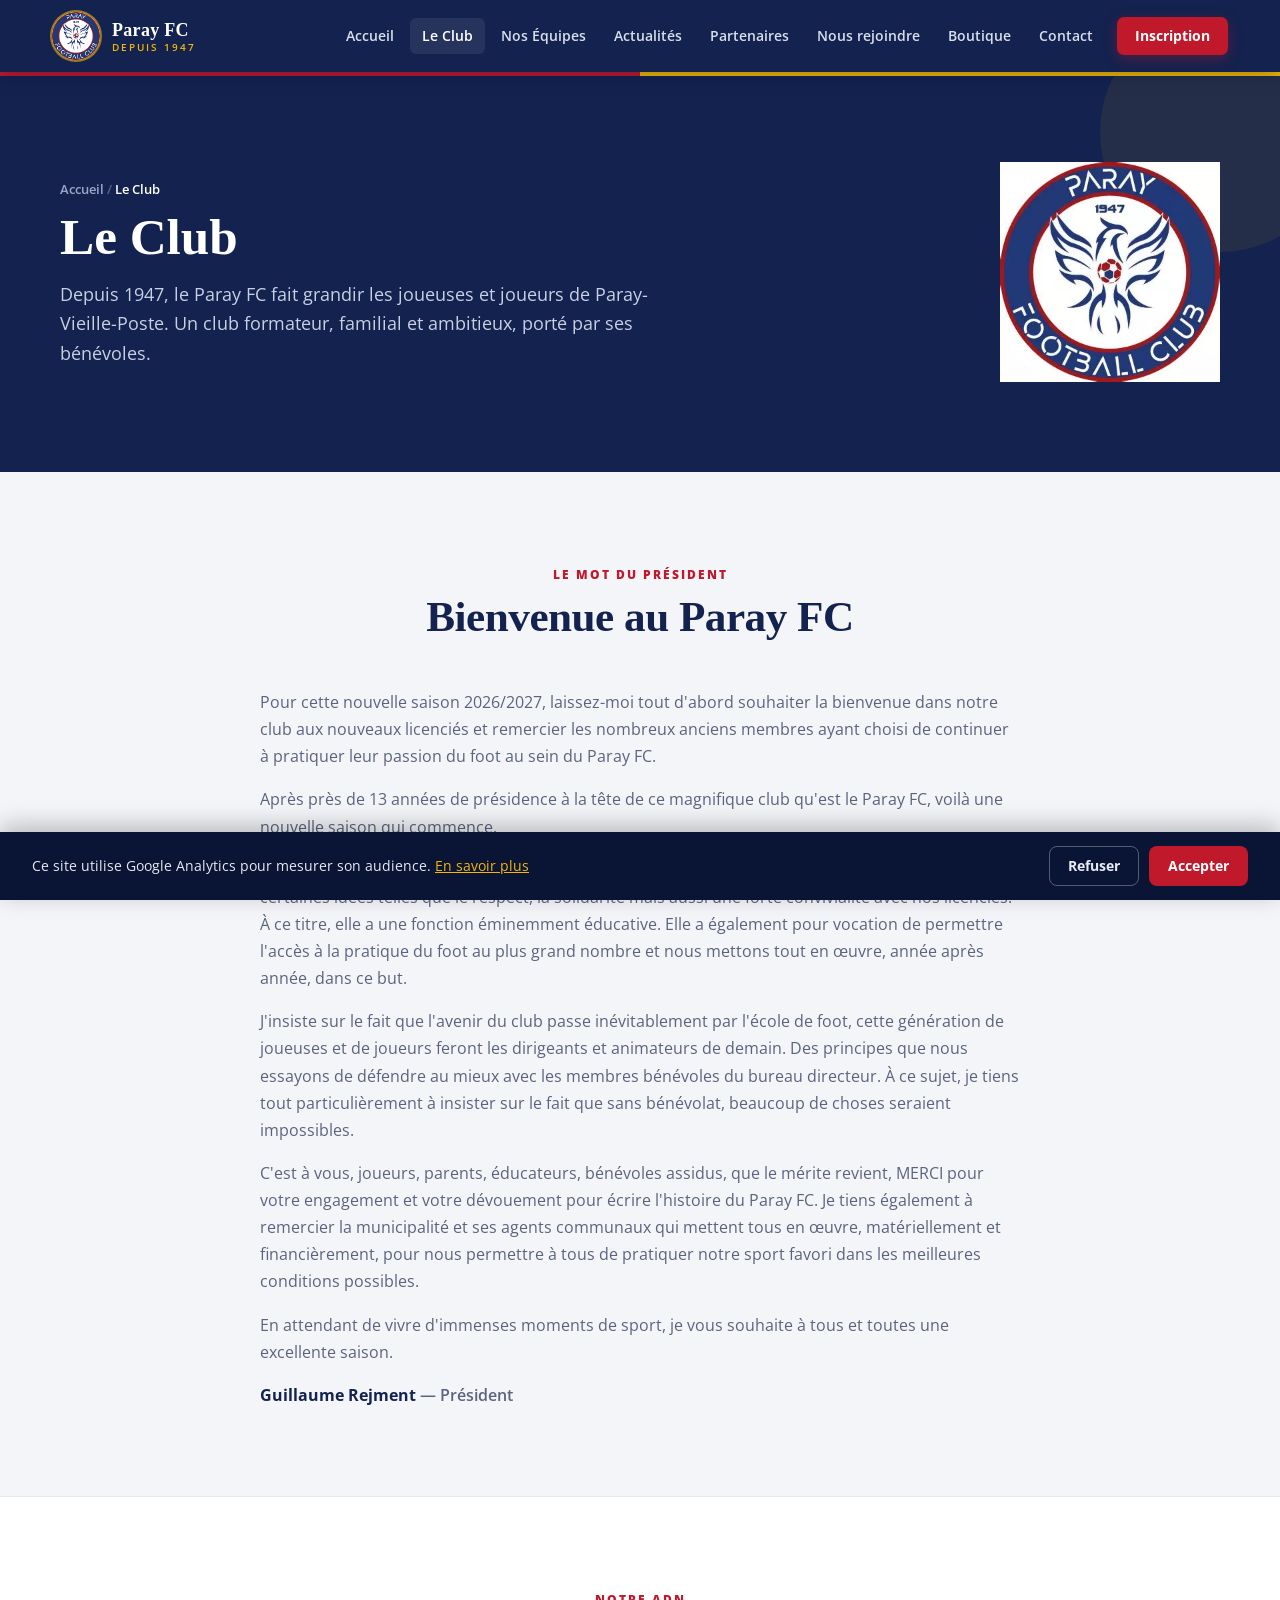
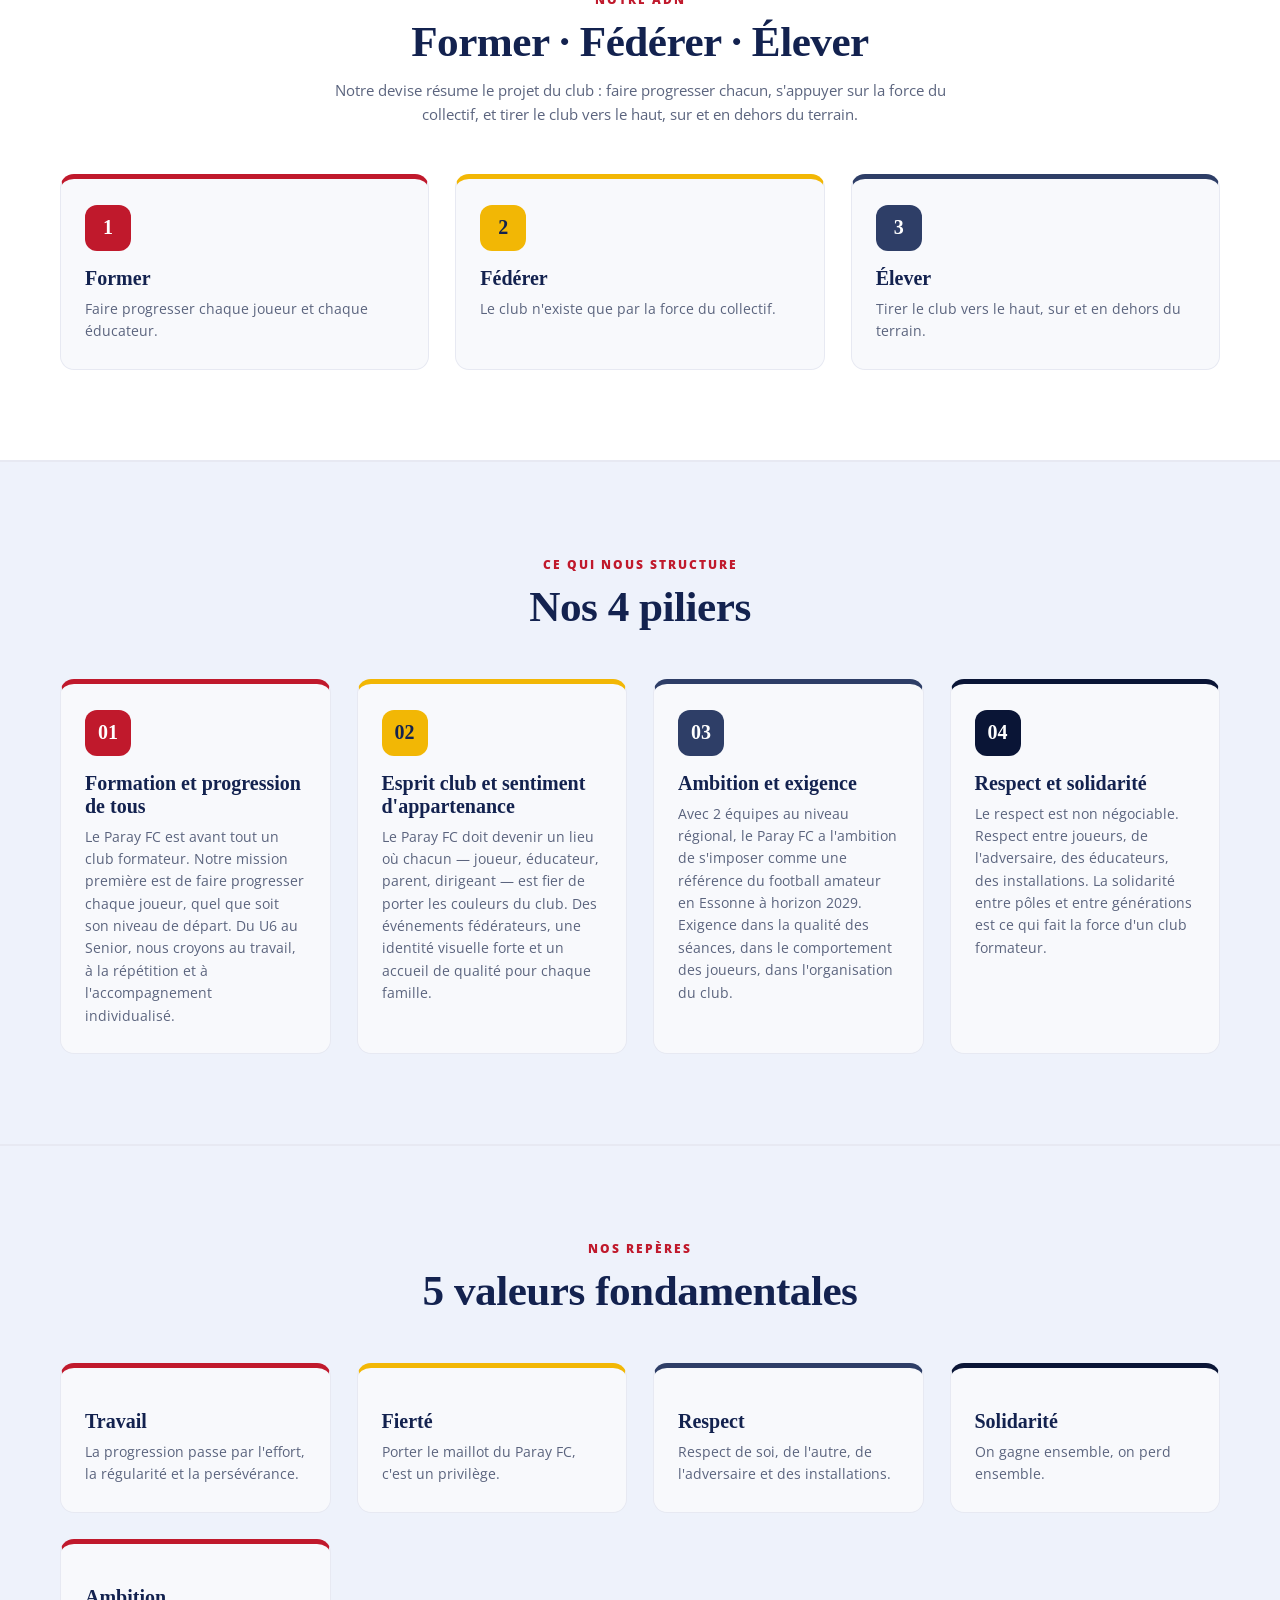
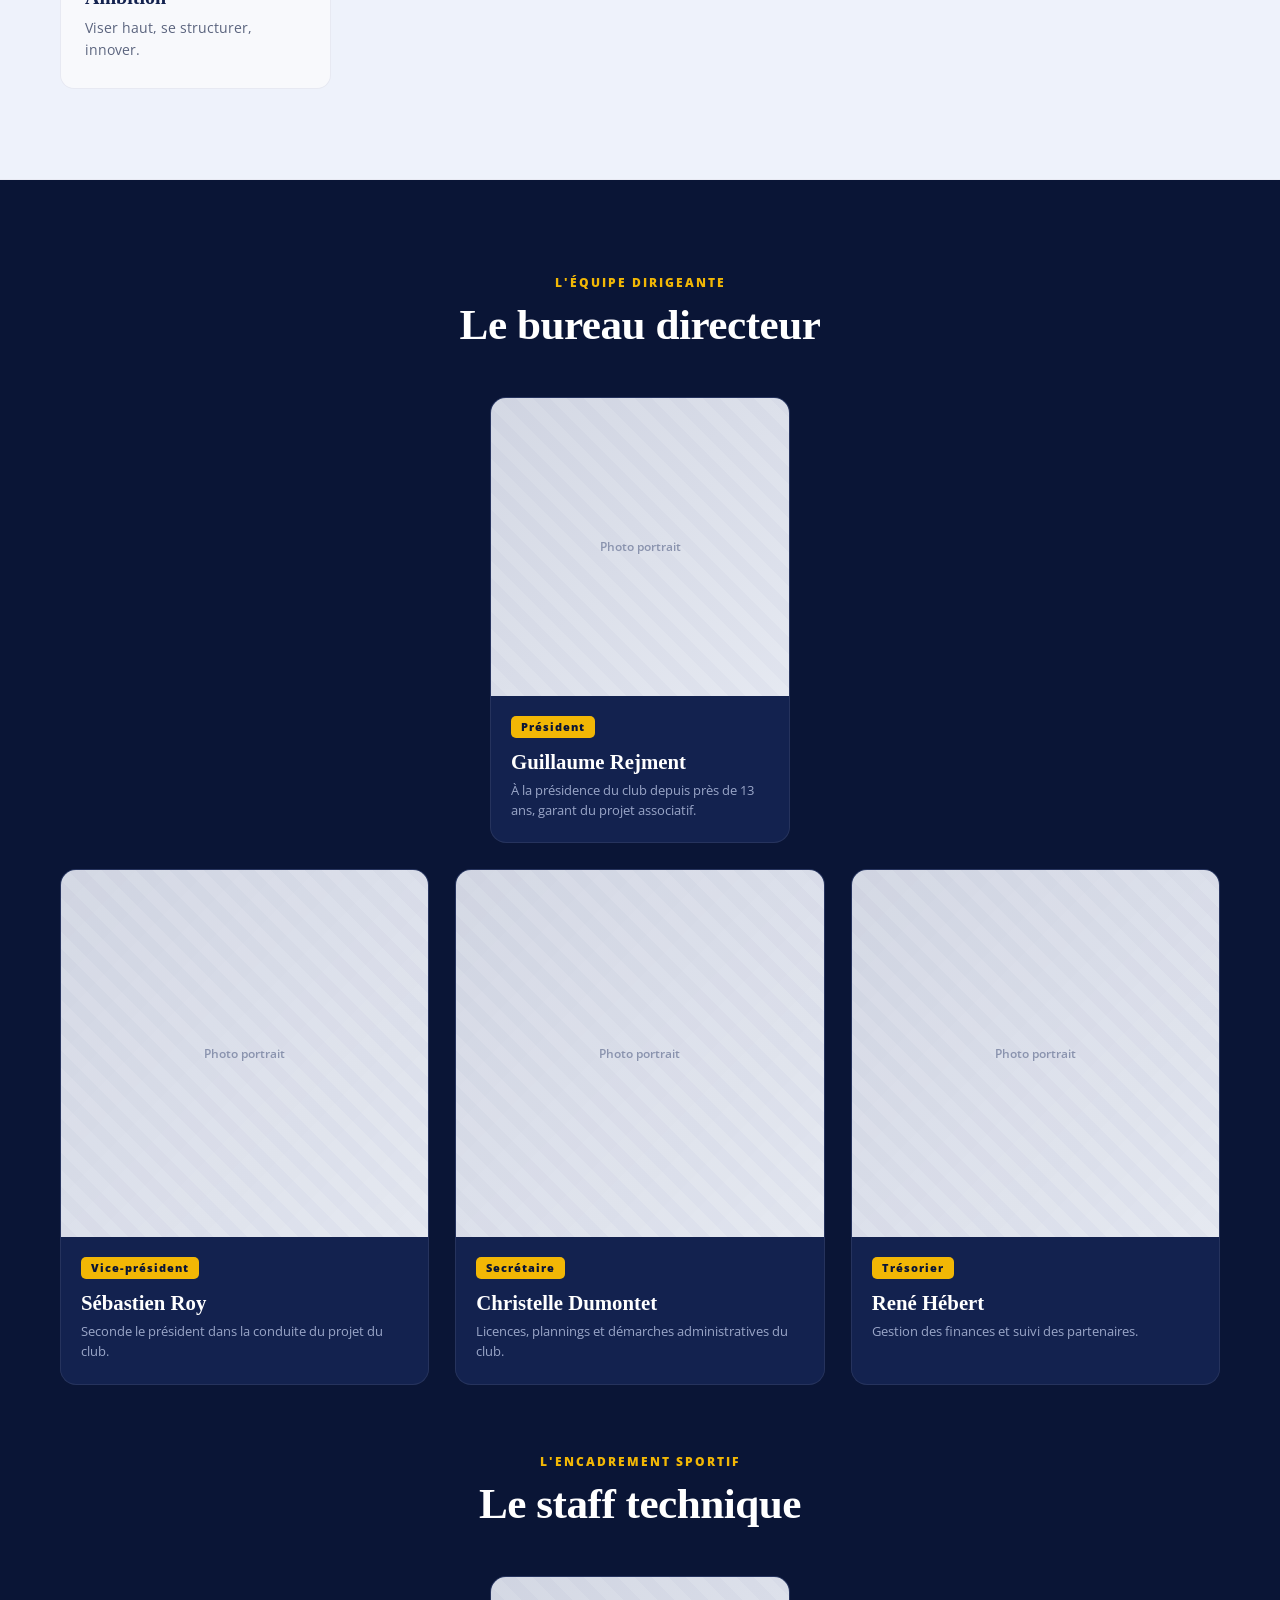
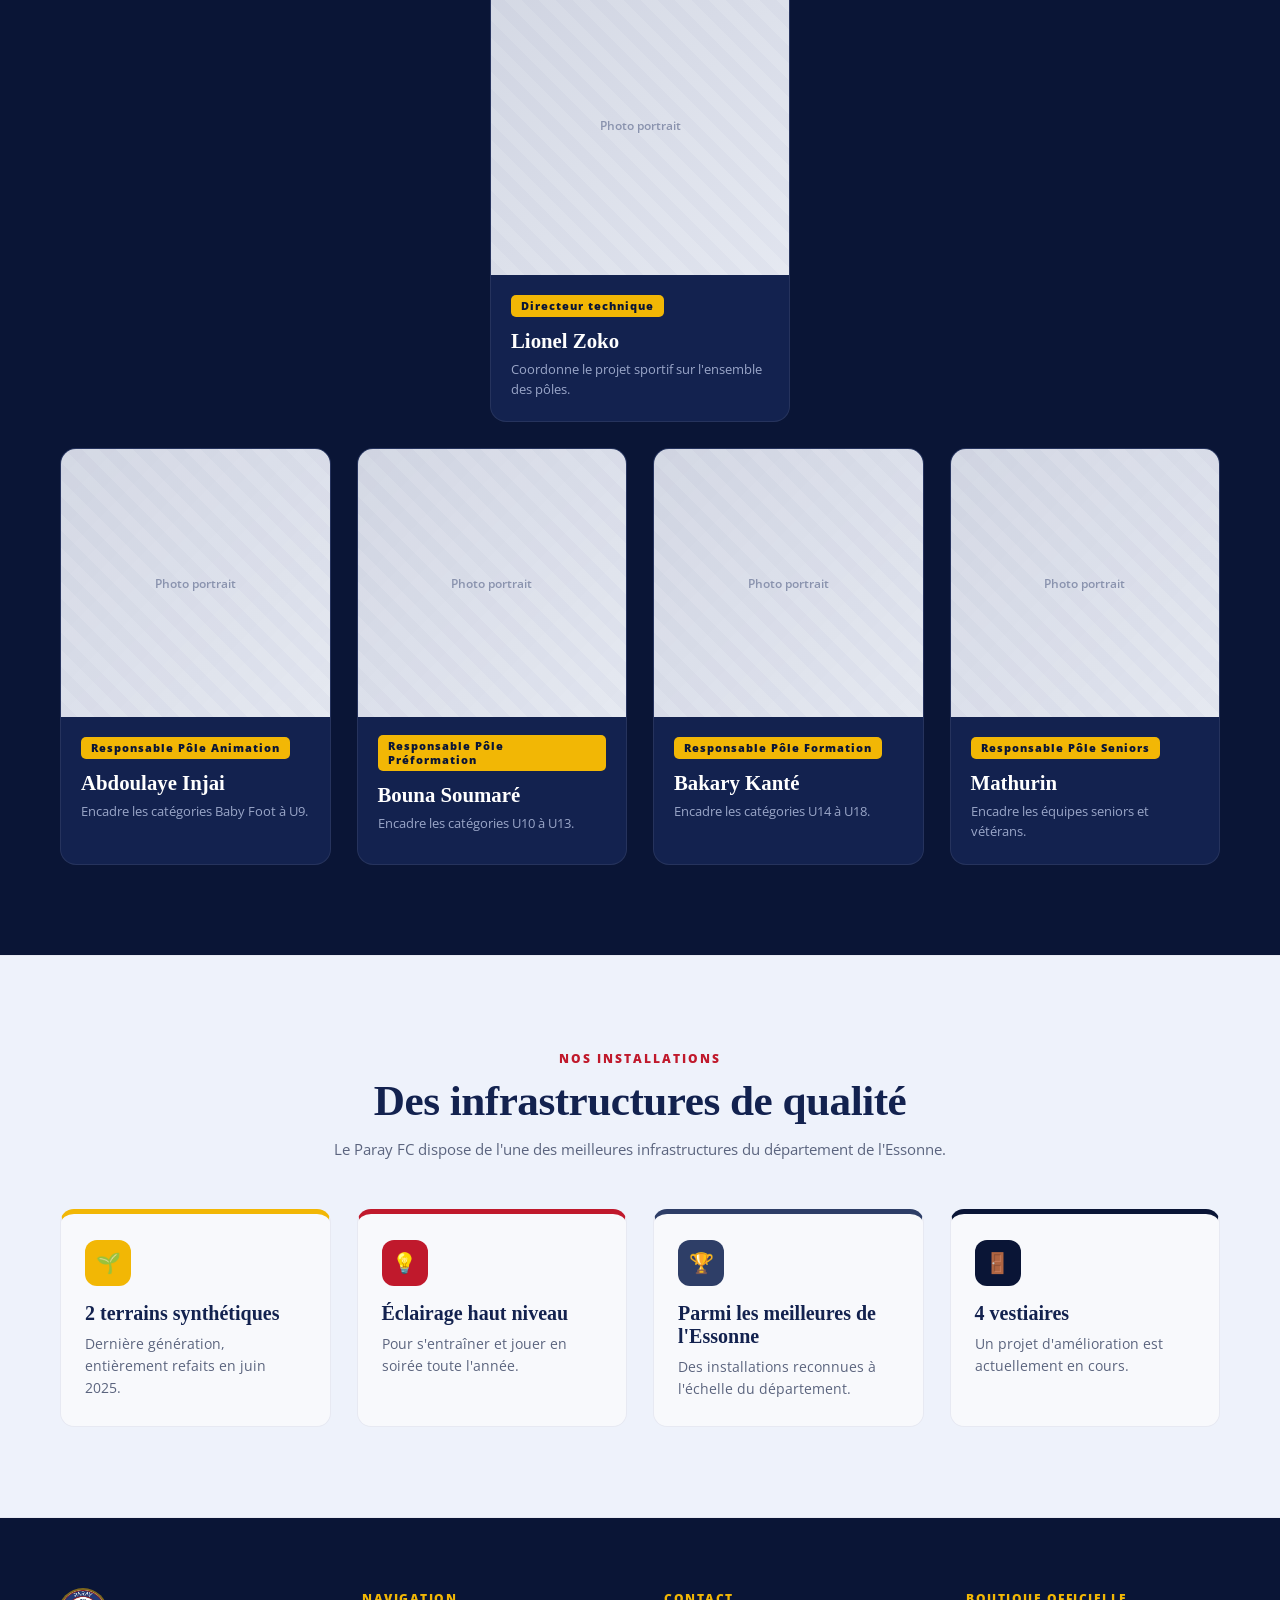
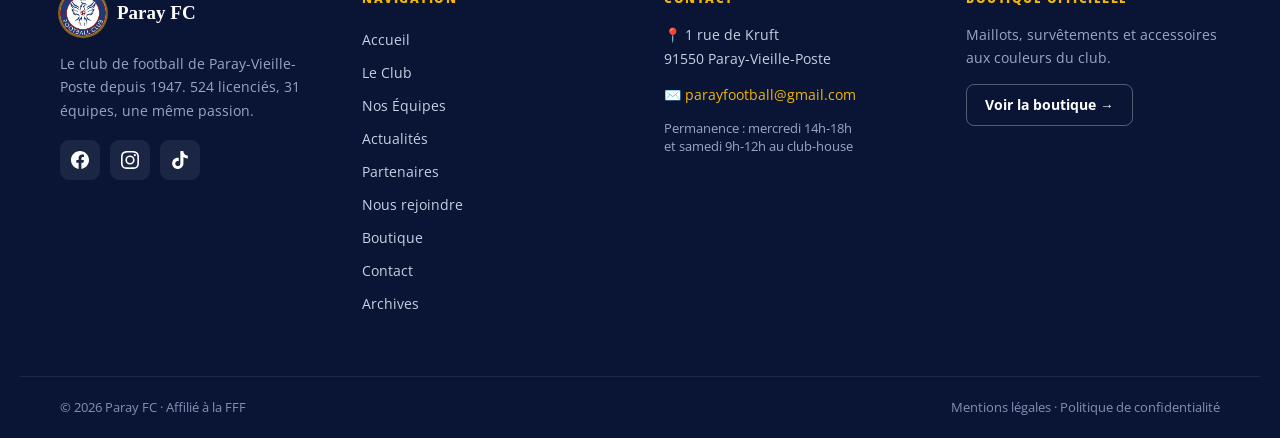
<file: club.html>
<!DOCTYPE html>
<html lang="fr">
<head>
  <meta charset="utf-8">
  <meta name="viewport" content="width=device-width, initial-scale=1">
  <title>Le Club — Paray FC</title>
  <meta name="description" content="Le mot du président, l'ADN « Former, Fédérer, Élever », le bureau, le staff technique et les infrastructures du Paray Football Club.">
  <link rel="preconnect" href="https://fonts.googleapis.com">
  <link rel="preconnect" href="https://fonts.gstatic.com" crossorigin>
  <link href="https://fonts.googleapis.com/css2?family=Open+Sans:ital,wght@0,400;0,500;0,600;0,700;0,800;1,400&display=swap" rel="stylesheet">
  <link rel="stylesheet" href="css/style.css">
</head>
<body>

  <header class="site-header">
    <nav class="nav">
      <a href="index.html#accueil" class="nav__logo">
        <img src="images/logo-paray.webp" data-config-src="logoUrl" alt="Logo Paray FC" class="logo-img">
        <span class="logo-text">
          <span class="logo-name" data-config="clubName">Paray FC</span>
          <span class="logo-since" data-config="since">DEPUIS 1947</span>
        </span>
      </a>
      <div class="nav__links">
        <a href="index.html#accueil" class="nav__link">Accueil</a>
        <a href="club.html" class="nav__link is-active">Le Club</a>
        <a href="equipes.html" class="nav__link">Nos Équipes</a>
        <a href="actualites.html" class="nav__link">Actualités</a>
        <a href="partenaires.html" class="nav__link">Partenaires</a>
        <a href="rejoindre.html" class="nav__link">Nous rejoindre</a>
        <a href="boutique.html" class="nav__link">Boutique</a>
        <a href="contact.html" class="nav__link">Contact</a>
        <a href="rejoindre.html" class="nav__cta">Inscription</a>
      </div>
      <button class="nav__burger" data-burger aria-label="Menu" aria-expanded="false" aria-controls="mobile-menu">
        <span><span></span><span></span><span></span></span>
      </button>
    </nav>
    <div class="mobile-menu" id="mobile-menu" data-mobile-menu>
      <a href="index.html#accueil" class="mobile-menu__link">Accueil</a>
      <a href="club.html" class="mobile-menu__link">Le Club</a>
      <a href="equipes.html" class="mobile-menu__link">Nos Équipes</a>
      <a href="actualites.html" class="mobile-menu__link">Actualités</a>
      <a href="partenaires.html" class="mobile-menu__link">Partenaires</a>
      <a href="rejoindre.html" class="mobile-menu__link">Nous rejoindre</a>
      <a href="boutique.html" class="mobile-menu__link">Boutique</a>
      <a href="contact.html" class="mobile-menu__link">Contact</a>
      <a href="rejoindre.html" class="mobile-menu__cta">S'inscrire au club</a>
    </div>
  </header>

  <section class="page-hero">
    <div class="page-hero__inner page-hero__inner--split">
      <div class="page-hero__text">
        <span class="breadcrumb"><a href="index.html">Accueil</a> <span class="sep">/</span> <span class="current">Le Club</span></span>
        <h1>Le Club</h1>
        <p>Depuis 1947, le Paray FC fait grandir les joueuses et joueurs de Paray-Vieille-Poste. Un club formateur, familial et ambitieux, porté par ses bénévoles.</p>
      </div>
      <div class="page-hero__media">
        <img src="images/logo-paray.webp" data-config-src="logoUrl" alt="Logo Paray FC" class="page-hero__logo">
      </div>
    </div>
  </section>

  <!-- ============ MOT DU PRÉSIDENT ============ -->
  <section class="section">
    <div class="section-center">
      <span class="eyebrow">LE MOT DU PRÉSIDENT</span>
      <h2 class="section-title">Bienvenue au Paray FC</h2>
    </div>
    <div class="article" style="margin:0 auto;">
      <div class="article-body">
        <p>Pour cette nouvelle saison 2026/2027, laissez-moi tout d'abord souhaiter la bienvenue dans notre club aux nouveaux licenciés et remercier les nombreux anciens membres ayant choisi de continuer à pratiquer leur passion du foot au sein du Paray FC.</p>
        <p>Après près de 13 années de présidence à la tête de ce magnifique club qu'est le Paray FC, voilà une nouvelle saison qui commence.</p>
        <p>Une association, qu'elle soit sportive ou autre, contribue à son niveau à défendre et à développer certaines idées telles que le respect, la solidarité mais aussi une forte convivialité avec nos licenciés. À ce titre, elle a une fonction éminemment éducative. Elle a également pour vocation de permettre l'accès à la pratique du foot au plus grand nombre et nous mettons tout en œuvre, année après année, dans ce but.</p>
        <p>J'insiste sur le fait que l'avenir du club passe inévitablement par l'école de foot, cette génération de joueuses et de joueurs feront les dirigeants et animateurs de demain. Des principes que nous essayons de défendre au mieux avec les membres bénévoles du bureau directeur. À ce sujet, je tiens tout particulièrement à insister sur le fait que sans bénévolat, beaucoup de choses seraient impossibles.</p>
        <p>C'est à vous, joueurs, parents, éducateurs, bénévoles assidus, que le mérite revient, MERCI pour votre engagement et votre dévouement pour écrire l'histoire du Paray FC. Je tiens également à remercier la municipalité et ses agents communaux qui mettent tous en œuvre, matériellement et financièrement, pour nous permettre à tous de pratiquer notre sport favori dans les meilleures conditions possibles.</p>
        <p>En attendant de vivre d'immenses moments de sport, je vous souhaite à tous et toutes une excellente saison.</p>
      </div>
      <p style="margin-top:18px;font-weight:700;color:var(--navy);">Guillaume Rejment <span style="color:var(--grey-text);font-weight:600;">— Président</span></p>
    </div>
  </section>

  <!-- ============ ADN — DEVISE ============ -->
  <section class="section--band">
    <div class="section">
      <div class="section-center">
        <span class="eyebrow">NOTRE ADN</span>
        <h2 class="section-title">Former · Fédérer · Élever</h2>
        <p>Notre devise résume le projet du club : faire progresser chacun, s'appuyer sur la force du collectif, et tirer le club vers le haut, sur et en dehors du terrain.</p>
      </div>
      <div class="values-grid">
        <div class="value-card" style="border-top:5px solid var(--secondary);">
          <span class="value-num" style="background:var(--secondary);color:#fff;">1</span>
          <h3>Former</h3>
          <p>Faire progresser chaque joueur et chaque éducateur.</p>
        </div>
        <div class="value-card" style="border-top:5px solid var(--accent);">
          <span class="value-num" style="background:var(--accent);color:var(--primary);">2</span>
          <h3>Fédérer</h3>
          <p>Le club n'existe que par la force du collectif.</p>
        </div>
        <div class="value-card" style="border-top:5px solid var(--navy-text);">
          <span class="value-num" style="background:var(--navy-text);color:#fff;">3</span>
          <h3>Élever</h3>
          <p>Tirer le club vers le haut, sur et en dehors du terrain.</p>
        </div>
      </div>
    </div>
  </section>

  <!-- ============ 4 PILIERS ============ -->
  <section class="section--soft">
    <div class="section">
    <div class="section-center">
      <span class="eyebrow">CE QUI NOUS STRUCTURE</span>
      <h2 class="section-title">Nos 4 piliers</h2>
    </div>
    <div class="values-grid">
      <div class="value-card" style="border-top:5px solid var(--secondary);">
        <span class="value-num" style="background:var(--secondary);color:#fff;">01</span>
        <h3>Formation et progression de tous</h3>
        <p>Le Paray FC est avant tout un club formateur. Notre mission première est de faire progresser chaque joueur, quel que soit son niveau de départ. Du U6 au Senior, nous croyons au travail, à la répétition et à l'accompagnement individualisé.</p>
      </div>
      <div class="value-card" style="border-top:5px solid var(--accent);">
        <span class="value-num" style="background:var(--accent);color:var(--primary);">02</span>
        <h3>Esprit club et sentiment d'appartenance</h3>
        <p>Le Paray FC doit devenir un lieu où chacun — joueur, éducateur, parent, dirigeant — est fier de porter les couleurs du club. Des événements fédérateurs, une identité visuelle forte et un accueil de qualité pour chaque famille.</p>
      </div>
      <div class="value-card" style="border-top:5px solid var(--navy-text);">
        <span class="value-num" style="background:var(--navy-text);color:#fff;">03</span>
        <h3>Ambition et exigence</h3>
        <p>Avec 2 équipes au niveau régional, le Paray FC a l'ambition de s'imposer comme une référence du football amateur en Essonne à horizon 2029. Exigence dans la qualité des séances, dans le comportement des joueurs, dans l'organisation du club.</p>
      </div>
      <div class="value-card" style="border-top:5px solid var(--navy-dark);">
        <span class="value-num" style="background:var(--navy-dark);color:#fff;">04</span>
        <h3>Respect et solidarité</h3>
        <p>Le respect est non négociable. Respect entre joueurs, de l'adversaire, des éducateurs, des installations. La solidarité entre pôles et entre générations est ce qui fait la force d'un club formateur.</p>
      </div>
    </div>
    </div>
  </section>

  <!-- ============ 5 VALEURS ============ -->
  <section class="section--soft">
    <div class="section">
      <div class="section-center">
        <span class="eyebrow">NOS REPÈRES</span>
        <h2 class="section-title">5 valeurs fondamentales</h2>
      </div>
      <div class="values-grid">
        <div class="value-card" style="border-top:5px solid var(--secondary);"><h3>Travail</h3><p>La progression passe par l'effort, la régularité et la persévérance.</p></div>
        <div class="value-card" style="border-top:5px solid var(--accent);"><h3>Fierté</h3><p>Porter le maillot du Paray FC, c'est un privilège.</p></div>
        <div class="value-card" style="border-top:5px solid var(--navy-text);"><h3>Respect</h3><p>Respect de soi, de l'autre, de l'adversaire et des installations.</p></div>
        <div class="value-card" style="border-top:5px solid var(--navy-dark);"><h3>Solidarité</h3><p>On gagne ensemble, on perd ensemble.</p></div>
        <div class="value-card" style="border-top:5px solid var(--secondary);"><h3>Ambition</h3><p>Viser haut, se structurer, innover.</p></div>
      </div>
    </div>
  </section>

  <!-- ============ BUREAU & STAFF TECHNIQUE ============ -->
  <section class="staff-section">
    <div class="section">
      <div class="section-center section-center--dark">
        <span class="eyebrow">L'ÉQUIPE DIRIGEANTE</span>
        <h2 class="section-title">Le bureau directeur</h2>
      </div>
      <div style="max-width:300px;margin:0 auto clamp(18px,2.5vw,26px);">
        <div class="staff-card">
          <div class="staff-photo"><div class="img-placeholder">Photo portrait</div></div>
          <div class="staff-card__body">
            <span class="staff-role">Président</span>
            <h3 class="staff-name">Guillaume Rejment</h3>
            <p class="staff-bio">À la présidence du club depuis près de 13 ans, garant du projet associatif.</p>
          </div>
        </div>
      </div>
      <div class="staff-grid">
        <div class="staff-card">
          <div class="staff-photo"><div class="img-placeholder">Photo portrait</div></div>
          <div class="staff-card__body">
            <span class="staff-role">Vice-président</span>
            <h3 class="staff-name">Sébastien Roy</h3>
            <p class="staff-bio">Seconde le président dans la conduite du projet du club.</p>
          </div>
        </div>
        <div class="staff-card">
          <div class="staff-photo"><div class="img-placeholder">Photo portrait</div></div>
          <div class="staff-card__body">
            <span class="staff-role">Secrétaire</span>
            <h3 class="staff-name">Christelle Dumontet</h3>
            <p class="staff-bio">Licences, plannings et démarches administratives du club.</p>
          </div>
        </div>
        <div class="staff-card">
          <div class="staff-photo"><div class="img-placeholder">Photo portrait</div></div>
          <div class="staff-card__body">
            <span class="staff-role">Trésorier</span>
            <h3 class="staff-name">René Hébert</h3>
            <p class="staff-bio">Gestion des finances et suivi des partenaires.</p>
          </div>
        </div>
      </div>

      <div class="section-center section-center--dark" style="margin-top:clamp(40px,6vw,64px);">
        <span class="eyebrow">L'ENCADREMENT SPORTIF</span>
        <h2 class="section-title">Le staff technique</h2>
      </div>
      <div style="max-width:300px;margin:0 auto clamp(18px,2.5vw,26px);">
        <div class="staff-card">
          <div class="staff-photo"><div class="img-placeholder">Photo portrait</div></div>
          <div class="staff-card__body">
            <span class="staff-role">Directeur technique</span>
            <h3 class="staff-name">Lionel Zoko</h3>
            <p class="staff-bio">Coordonne le projet sportif sur l'ensemble des pôles.</p>
          </div>
        </div>
      </div>
      <div class="staff-grid">
        <div class="staff-card">
          <div class="staff-photo"><div class="img-placeholder">Photo portrait</div></div>
          <div class="staff-card__body">
            <span class="staff-role">Responsable Pôle Animation</span>
            <h3 class="staff-name">Abdoulaye Injai</h3>
            <p class="staff-bio">Encadre les catégories Baby Foot à U9.</p>
          </div>
        </div>
        <div class="staff-card">
          <div class="staff-photo"><div class="img-placeholder">Photo portrait</div></div>
          <div class="staff-card__body">
            <span class="staff-role">Responsable Pôle Préformation</span>
            <h3 class="staff-name">Bouna Soumaré</h3>
            <p class="staff-bio">Encadre les catégories U10 à U13.</p>
          </div>
        </div>
        <div class="staff-card">
          <div class="staff-photo"><div class="img-placeholder">Photo portrait</div></div>
          <div class="staff-card__body">
            <span class="staff-role">Responsable Pôle Formation</span>
            <h3 class="staff-name">Bakary Kanté</h3>
            <p class="staff-bio">Encadre les catégories U14 à U18.</p>
          </div>
        </div>
        <div class="staff-card">
          <div class="staff-photo"><div class="img-placeholder">Photo portrait</div></div>
          <div class="staff-card__body">
            <span class="staff-role">Responsable Pôle Seniors</span>
            <h3 class="staff-name">Mathurin</h3>
            <p class="staff-bio">Encadre les équipes seniors et vétérans.</p>
          </div>
        </div>
      </div>
    </div>
  </section>

  <!-- ============ INFRASTRUCTURES ============ -->
  <section class="section--soft">
    <div class="section">
    <div class="section-center">
      <span class="eyebrow">NOS INSTALLATIONS</span>
      <h2 class="section-title">Des infrastructures de qualité</h2>
      <p>Le Paray FC dispose de l'une des meilleures infrastructures du département de l'Essonne.</p>
    </div>
    <div class="values-grid">
      <div class="value-card" style="border-top:5px solid var(--accent);">
        <span class="value-num" style="background:var(--accent);color:var(--primary);">🌱</span>
        <h3>2 terrains synthétiques</h3>
        <p>Dernière génération, entièrement refaits en juin 2025.</p>
      </div>
      <div class="value-card" style="border-top:5px solid var(--secondary);">
        <span class="value-num" style="background:var(--secondary);color:#fff;">💡</span>
        <h3>Éclairage haut niveau</h3>
        <p>Pour s'entraîner et jouer en soirée toute l'année.</p>
      </div>
      <div class="value-card" style="border-top:5px solid var(--navy-text);">
        <span class="value-num" style="background:var(--navy-text);color:#fff;">🏆</span>
        <h3>Parmi les meilleures de l'Essonne</h3>
        <p>Des installations reconnues à l'échelle du département.</p>
      </div>
      <div class="value-card" style="border-top:5px solid var(--navy-dark);">
        <span class="value-num" style="background:var(--navy-dark);color:#fff;">🚪</span>
        <h3>4 vestiaires</h3>
        <p>Un projet d'amélioration est actuellement en cours.</p>
      </div>
    </div>
    </div>
  </section>

  <footer class="site-footer">
    <div class="footer-grid">
      <div class="footer-club">
        <div class="footer-club__top">
          <img src="images/logo-paray.webp" data-config-src="logoUrl" alt="Logo Paray FC" class="footer-club__logo">
          <span class="footer-club__name" data-config="clubName">Paray FC</span>
        </div>
        <p class="footer-club__text" data-config="aboutText">Le club de football de Paray-Vieille-Poste depuis 1947. 524 licenciés, 31 équipes, une même passion.</p>
        <div class="social">
          <a href="#" data-config-href="social.facebook" aria-label="Facebook" class="social__link"><svg viewBox="0 0 24 24" aria-hidden="true"><path d="M24 12.073c0-6.627-5.373-12-12-12s-12 5.373-12 12c0 5.99 4.388 10.954 10.125 11.854v-8.385H7.078v-3.47h3.047V9.43c0-3.007 1.792-4.669 4.533-4.669 1.312 0 2.686.235 2.686.235v2.953H15.83c-1.491 0-1.956.925-1.956 1.874v2.25h3.328l-.532 3.47h-2.796v8.385C19.612 23.027 24 18.062 24 12.073z"/></svg></a>
          <a href="#" data-config-href="social.instagram" aria-label="Instagram" class="social__link"><svg viewBox="0 0 24 24" aria-hidden="true"><path d="M12 2.163c3.204 0 3.584.012 4.85.07 3.252.148 4.771 1.691 4.919 4.919.058 1.265.069 1.645.069 4.849 0 3.205-.012 3.584-.069 4.849-.149 3.225-1.664 4.771-4.919 4.919-1.266.058-1.644.07-4.85.07-3.204 0-3.584-.012-4.849-.07-3.26-.149-4.771-1.699-4.919-4.92-.058-1.265-.07-1.644-.07-4.849 0-3.204.013-3.583.07-4.849.149-3.227 1.664-4.771 4.919-4.919 1.266-.057 1.645-.069 4.849-.069zm0-2.163C8.741 0 8.333.014 7.053.072 2.695.272.273 2.69.073 7.052.014 8.333 0 8.741 0 12c0 3.259.014 3.668.072 4.948.2 4.358 2.618 6.78 6.98 6.98C8.333 23.986 8.741 24 12 24c3.259 0 3.668-.014 4.948-.072 4.354-.2 6.782-2.618 6.979-6.98.059-1.28.073-1.689.073-4.948 0-3.259-.014-3.667-.072-4.947-.196-4.354-2.617-6.78-6.979-6.98C15.668.014 15.259 0 12 0zm0 5.838a6.162 6.162 0 100 12.324 6.162 6.162 0 000-12.324zM12 16a4 4 0 110-8 4 4 0 010 8zm6.406-11.845a1.44 1.44 0 100 2.881 1.44 1.44 0 000-2.881z"/></svg></a>
          <a href="#" data-config-href="social.tiktok" aria-label="TikTok" class="social__link"><svg viewBox="0 0 24 24" aria-hidden="true"><path d="M12.525.02c1.31-.02 2.61-.01 3.91-.02.08 1.53.63 3.09 1.75 4.17 1.12 1.11 2.7 1.62 4.24 1.79v4.03c-1.44-.05-2.89-.35-4.2-.97-.57-.26-1.1-.59-1.62-.93-.01 2.92.01 5.84-.02 8.75-.08 1.4-.54 2.79-1.35 3.94-1.31 1.92-3.58 3.17-5.91 3.21-1.43.08-2.86-.31-4.08-1.03-2.02-1.19-3.44-3.37-3.65-5.71-.02-.5-.03-1-.01-1.49.18-1.9 1.12-3.72 2.58-4.96 1.66-1.44 3.98-2.13 6.15-1.72.02 1.48-.04 2.96-.04 4.44-.99-.32-2.15-.23-3.02.37-.63.41-1.11 1.04-1.36 1.75-.21.51-.15 1.07-.14 1.61.24 1.64 1.82 3.02 3.5 2.87 1.12-.01 2.19-.66 2.77-1.61.19-.33.4-.67.41-1.06.1-1.79.06-3.57.07-5.36.01-4.03-.01-8.05.02-12.07z"/></svg></a>
        </div>
      </div>
      <div class="footer-col">
        <h4 class="footer-col__title">Navigation</h4>
        <a href="index.html#accueil" class="footer-link">Accueil</a>
        <a href="club.html" class="footer-link">Le Club</a>
        <a href="equipes.html" class="footer-link">Nos Équipes</a>
        <a href="actualites.html" class="footer-link">Actualités</a>
        <a href="partenaires.html" class="footer-link">Partenaires</a>
        <a href="rejoindre.html" class="footer-link">Nous rejoindre</a>
        <a href="boutique.html" class="footer-link">Boutique</a>
        <a href="contact.html" class="footer-link">Contact</a>
      </div>
      <div class="footer-col">
        <h4 class="footer-col__title">Contact</h4>
        <p class="footer-contact">📍 <span data-config-html="addressHtml">1 rue de Kruft<br>91550 Paray-Vieille-Poste</span></p>
        <p class="footer-contact" data-config-show="phone" hidden>📞 <a data-config="phone" data-config-href="telHref" href="#"></a></p>
        <p class="footer-contact" style="margin-top:12px;">✉️ <a href="mailto:parayfootball@gmail.com" data-config="email" data-config-href="emailHref">parayfootball@gmail.com</a></p>
        <p class="footer-contact--muted">Permanence : mercredi 14h-18h<br>et samedi 9h-12h au club-house</p>
      </div>
      <div class="footer-col footer-shop">
        <h4 class="footer-col__title">Boutique officielle</h4>
        <p>Maillots, survêtements et accessoires aux couleurs du club.</p>
        <a href="boutique.html" data-config-href="shopUrl" class="footer-shop__btn">Voir la boutique →</a>
      </div>
    </div>
    <div class="footer-bottom">
      <span>© 2026 <span data-config="clubName">Paray Football Club</span> · Affilié à la FFF</span>
      <span>Mentions légales · Politique de confidentialité</span>
    </div>
  </footer>

  <script src="js/config.js"></script>
  <script src="js/main.js"></script>
</body>
</html>
</file>
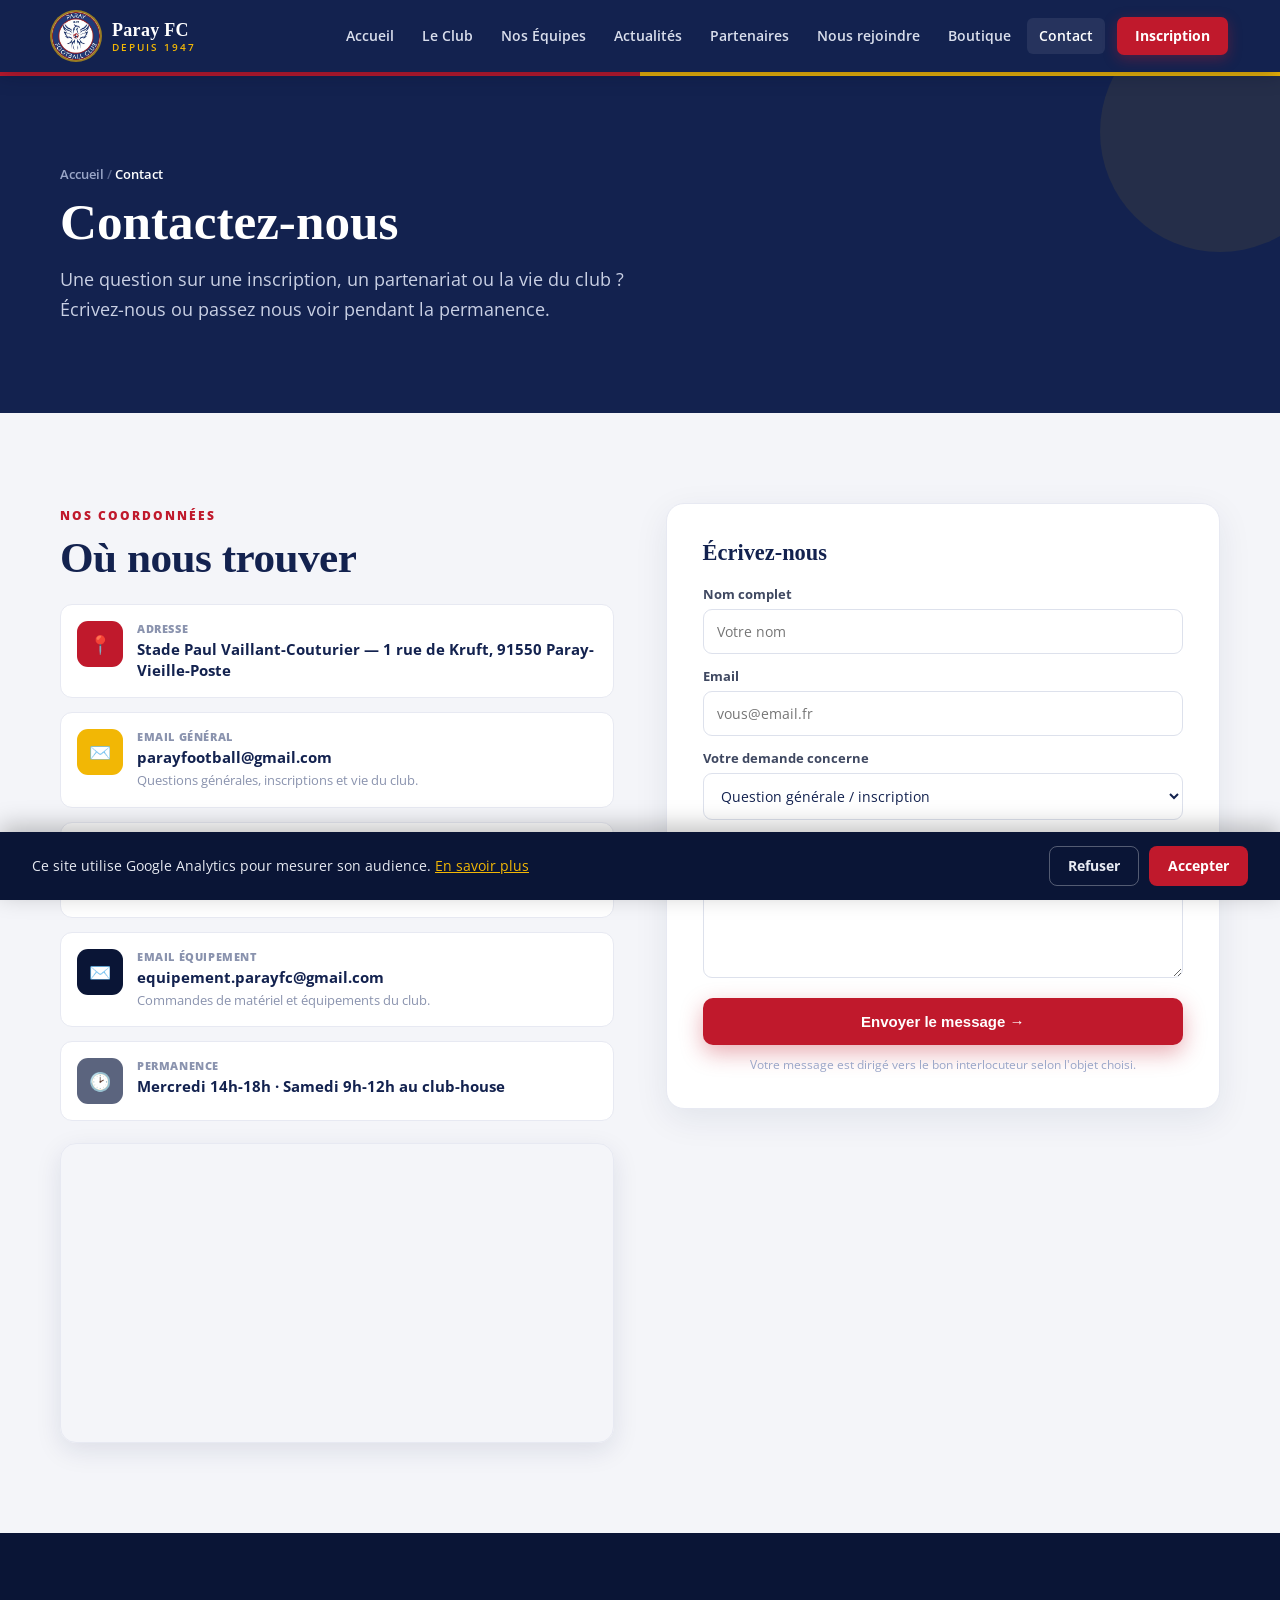
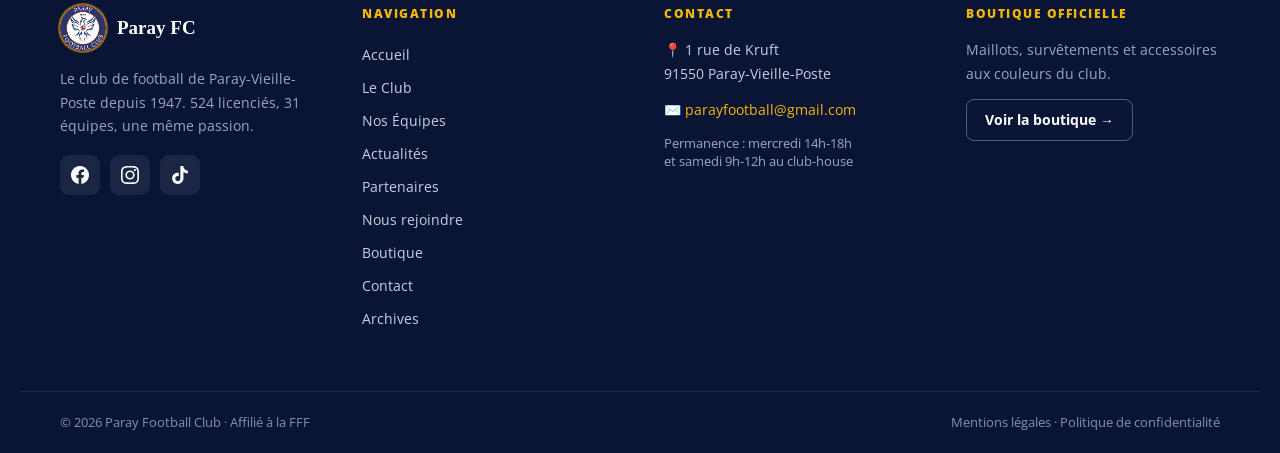
<file: contact.html>
<!DOCTYPE html>
<html lang="fr">
<head>
  <meta charset="utf-8">
  <meta name="viewport" content="width=device-width, initial-scale=1">
  <title>Contact — Paray FC</title>
  <meta name="description" content="Contactez le Paray FC : adresse du stade, emails général/technique/équipement, plan d'accès et formulaire.">
  <link rel="preconnect" href="https://fonts.googleapis.com">
  <link rel="preconnect" href="https://fonts.gstatic.com" crossorigin>
  <link href="https://fonts.googleapis.com/css2?family=Open+Sans:ital,wght@0,400;0,500;0,600;0,700;0,800;1,400&display=swap" rel="stylesheet">
  <link rel="stylesheet" href="css/style.css">
</head>
<body>

  <header class="site-header">
    <nav class="nav">
      <a href="index.html#accueil" class="nav__logo">
        <img src="images/logo-paray.webp" data-config-src="logoUrl" alt="Logo Paray FC" class="logo-img">
        <span class="logo-text">
          <span class="logo-name" data-config="clubName">Paray FC</span>
          <span class="logo-since" data-config="since">DEPUIS 1947</span>
        </span>
      </a>
      <div class="nav__links">
        <a href="index.html#accueil" class="nav__link">Accueil</a>
        <a href="club.html" class="nav__link">Le Club</a>
        <a href="equipes.html" class="nav__link">Nos Équipes</a>
        <a href="actualites.html" class="nav__link">Actualités</a>
        <a href="partenaires.html" class="nav__link">Partenaires</a>
        <a href="rejoindre.html" class="nav__link">Nous rejoindre</a>
        <a href="boutique.html" class="nav__link">Boutique</a>
        <a href="contact.html" class="nav__link is-active">Contact</a>
        <a href="rejoindre.html" class="nav__cta">Inscription</a>
      </div>
      <button class="nav__burger" data-burger aria-label="Menu" aria-expanded="false" aria-controls="mobile-menu">
        <span><span></span><span></span><span></span></span>
      </button>
    </nav>
    <div class="mobile-menu" id="mobile-menu" data-mobile-menu>
      <a href="index.html#accueil" class="mobile-menu__link">Accueil</a>
      <a href="club.html" class="mobile-menu__link">Le Club</a>
      <a href="equipes.html" class="mobile-menu__link">Nos Équipes</a>
      <a href="actualites.html" class="mobile-menu__link">Actualités</a>
      <a href="partenaires.html" class="mobile-menu__link">Partenaires</a>
      <a href="rejoindre.html" class="mobile-menu__link">Nous rejoindre</a>
      <a href="boutique.html" class="mobile-menu__link">Boutique</a>
      <a href="contact.html" class="mobile-menu__link">Contact</a>
      <a href="rejoindre.html" class="mobile-menu__cta">S'inscrire au club</a>
    </div>
  </header>

  <!-- ============ EN-TÊTE ============ -->
  <section class="page-hero">
    <div class="page-hero__inner">
      <span class="breadcrumb"><a href="index.html">Accueil</a> <span class="sep">/</span> <span class="current">Contact</span></span>
      <h1>Contactez-nous</h1>
      <p>Une question sur une inscription, un partenariat ou la vie du club ? Écrivez-nous ou passez nous voir pendant la permanence.</p>
    </div>
  </section>

  <!-- ============ COORDONNÉES + FORMULAIRE ============ -->
  <section class="section">
    <div class="split-grid">
      <!-- Coordonnées -->
      <div>
        <span class="eyebrow">NOS COORDONNÉES</span>
        <h2 class="section-title">Où nous trouver</h2>
        <div class="info-list">
          <div class="info-item">
            <span class="info-item__icon" style="background:var(--secondary);">📍</span>
            <div><span class="info-item__label">ADRESSE</span><span class="info-item__value">Stade Paul Vaillant-Couturier — 1 rue de Kruft, 91550 Paray-Vieille-Poste</span></div>
          </div>
          <div class="info-item">
            <span class="info-item__icon" style="background:var(--accent);">✉️</span>
            <div><span class="info-item__label">EMAIL GÉNÉRAL</span><a href="mailto:parayfootball@gmail.com" class="info-item__value">parayfootball@gmail.com</a><span class="info-item__desc">Questions générales, inscriptions et vie du club.</span></div>
          </div>
          <div class="info-item">
            <span class="info-item__icon" style="background:var(--navy-text);">✉️</span>
            <div><span class="info-item__label">EMAIL TECHNIQUE</span><a href="mailto:technique.parayfc@gmail.com" class="info-item__value">technique.parayfc@gmail.com</a><span class="info-item__desc">Tout dysfonctionnement terrain & organisation.</span></div>
          </div>
          <div class="info-item">
            <span class="info-item__icon" style="background:var(--navy-dark);">✉️</span>
            <div><span class="info-item__label">EMAIL ÉQUIPEMENT</span><a href="mailto:equipement.parayfc@gmail.com" class="info-item__value">equipement.parayfc@gmail.com</a><span class="info-item__desc">Commandes de matériel et équipements du club.</span></div>
          </div>
          <div class="info-item">
            <span class="info-item__icon" style="background:#5B647E;">🕑</span>
            <div><span class="info-item__label">PERMANENCE</span><span class="info-item__value">Mercredi 14h-18h · Samedi 9h-12h au club-house</span></div>
          </div>
        </div>
        <!-- Carte Google Maps -->
        <div class="map-frame">
          <iframe title="Plan d'accès Paray FC" src="https://www.google.com/maps?q=1%20rue%20de%20Kruft,%2091550%20Paray-Vieille-Poste&output=embed" loading="lazy" referrerpolicy="no-referrer-when-downgrade"></iframe>
        </div>
      </div>

      <!-- Formulaire -->
      <div class="form-card">
        <div class="form-success" data-form-success hidden>
          <span class="form-success__icon">✓</span>
          <h3>Message envoyé !</h3>
          <p>Merci, nous vous répondrons dans les meilleurs délais.</p>
        </div>
        <!-- Pour un envoi réel : ajoutez action="https://formspree.io/f/VOTRE_ID" method="POST" et retirez data-demo-form -->
        <form data-demo-form>
          <h3>Écrivez-nous</h3>
          <label class="field block" style="margin-top:0;">Nom complet<input name="nom" required placeholder="Votre nom"></label>
          <label class="field block">Email<input name="email" type="email" required placeholder="vous@email.fr"></label>
          <label class="field block">Votre demande concerne
            <select name="destinataire">
              <option>Question générale / inscription</option>
              <option>Technique — terrain & organisation</option>
              <option>Équipement & matériel</option>
            </select>
          </label>
          <label class="field block">Message<textarea name="message" rows="5" required placeholder="Votre message..."></textarea></label>
          <button type="submit" class="form-submit">Envoyer le message →</button>
          <p class="form-note">Votre message est dirigé vers le bon interlocuteur selon l'objet choisi.</p>
        </form>
      </div>
    </div>
  </section>

  <footer class="site-footer">
    <div class="footer-grid">
      <div class="footer-club">
        <div class="footer-club__top">
          <img src="images/logo-paray.webp" data-config-src="logoUrl" alt="Logo Paray FC" class="footer-club__logo">
          <span class="footer-club__name" data-config="clubName">Paray FC</span>
        </div>
        <p class="footer-club__text" data-config="aboutText">Le club de football de Paray-Vieille-Poste depuis 1947. 524 licenciés, 31 équipes, une même passion.</p>
        <div class="social">
          <a href="#" data-config-href="social.facebook" aria-label="Facebook" class="social__link"><svg viewBox="0 0 24 24" aria-hidden="true"><path d="M24 12.073c0-6.627-5.373-12-12-12s-12 5.373-12 12c0 5.99 4.388 10.954 10.125 11.854v-8.385H7.078v-3.47h3.047V9.43c0-3.007 1.792-4.669 4.533-4.669 1.312 0 2.686.235 2.686.235v2.953H15.83c-1.491 0-1.956.925-1.956 1.874v2.25h3.328l-.532 3.47h-2.796v8.385C19.612 23.027 24 18.062 24 12.073z"/></svg></a>
          <a href="#" data-config-href="social.instagram" aria-label="Instagram" class="social__link"><svg viewBox="0 0 24 24" aria-hidden="true"><path d="M12 2.163c3.204 0 3.584.012 4.85.07 3.252.148 4.771 1.691 4.919 4.919.058 1.265.069 1.645.069 4.849 0 3.205-.012 3.584-.069 4.849-.149 3.225-1.664 4.771-4.919 4.919-1.266.058-1.644.07-4.85.07-3.204 0-3.584-.012-4.849-.07-3.26-.149-4.771-1.699-4.919-4.92-.058-1.265-.07-1.644-.07-4.849 0-3.204.013-3.583.07-4.849.149-3.227 1.664-4.771 4.919-4.919 1.266-.057 1.645-.069 4.849-.069zm0-2.163C8.741 0 8.333.014 7.053.072 2.695.272.273 2.69.073 7.052.014 8.333 0 8.741 0 12c0 3.259.014 3.668.072 4.948.2 4.358 2.618 6.78 6.98 6.98C8.333 23.986 8.741 24 12 24c3.259 0 3.668-.014 4.948-.072 4.354-.2 6.782-2.618 6.979-6.98.059-1.28.073-1.689.073-4.948 0-3.259-.014-3.667-.072-4.947-.196-4.354-2.617-6.78-6.979-6.98C15.668.014 15.259 0 12 0zm0 5.838a6.162 6.162 0 100 12.324 6.162 6.162 0 000-12.324zM12 16a4 4 0 110-8 4 4 0 010 8zm6.406-11.845a1.44 1.44 0 100 2.881 1.44 1.44 0 000-2.881z"/></svg></a>
          <a href="#" data-config-href="social.tiktok" aria-label="TikTok" class="social__link"><svg viewBox="0 0 24 24" aria-hidden="true"><path d="M12.525.02c1.31-.02 2.61-.01 3.91-.02.08 1.53.63 3.09 1.75 4.17 1.12 1.11 2.7 1.62 4.24 1.79v4.03c-1.44-.05-2.89-.35-4.2-.97-.57-.26-1.1-.59-1.62-.93-.01 2.92.01 5.84-.02 8.75-.08 1.4-.54 2.79-1.35 3.94-1.31 1.92-3.58 3.17-5.91 3.21-1.43.08-2.86-.31-4.08-1.03-2.02-1.19-3.44-3.37-3.65-5.71-.02-.5-.03-1-.01-1.49.18-1.9 1.12-3.72 2.58-4.96 1.66-1.44 3.98-2.13 6.15-1.72.02 1.48-.04 2.96-.04 4.44-.99-.32-2.15-.23-3.02.37-.63.41-1.11 1.04-1.36 1.75-.21.51-.15 1.07-.14 1.61.24 1.64 1.82 3.02 3.5 2.87 1.12-.01 2.19-.66 2.77-1.61.19-.33.4-.67.41-1.06.1-1.79.06-3.57.07-5.36.01-4.03-.01-8.05.02-12.07z"/></svg></a>
        </div>
      </div>
      <div class="footer-col">
        <h4 class="footer-col__title">Navigation</h4>
        <a href="index.html#accueil" class="footer-link">Accueil</a>
        <a href="club.html" class="footer-link">Le Club</a>
        <a href="equipes.html" class="footer-link">Nos Équipes</a>
        <a href="actualites.html" class="footer-link">Actualités</a>
        <a href="partenaires.html" class="footer-link">Partenaires</a>
        <a href="rejoindre.html" class="footer-link">Nous rejoindre</a>
        <a href="boutique.html" class="footer-link">Boutique</a>
        <a href="contact.html" class="footer-link">Contact</a>
      </div>
      <div class="footer-col">
        <h4 class="footer-col__title">Contact</h4>
        <p class="footer-contact">📍 <span data-config-html="addressHtml">1 rue de Kruft<br>91550 Paray-Vieille-Poste</span></p>
        <p class="footer-contact" data-config-show="phone" hidden>📞 <a data-config="phone" data-config-href="telHref" href="#"></a></p>
        <p class="footer-contact" style="margin-top:12px;">✉️ <a href="mailto:parayfootball@gmail.com" data-config="email" data-config-href="emailHref">parayfootball@gmail.com</a></p>
        <p class="footer-contact--muted">Permanence : mercredi 14h-18h<br>et samedi 9h-12h au club-house</p>
      </div>
      <div class="footer-col footer-shop">
        <h4 class="footer-col__title">Boutique officielle</h4>
        <p>Maillots, survêtements et accessoires aux couleurs du club.</p>
        <a href="boutique.html" data-config-href="shopUrl" class="footer-shop__btn">Voir la boutique →</a>
      </div>
    </div>
    <div class="footer-bottom">
      <span>© 2026 Paray Football Club · Affilié à la FFF</span>
      <span>Mentions légales · Politique de confidentialité</span>
    </div>
  </footer>

  <script src="js/config.js"></script>
  <script src="js/main.js"></script>
</body>
</html>
</file>
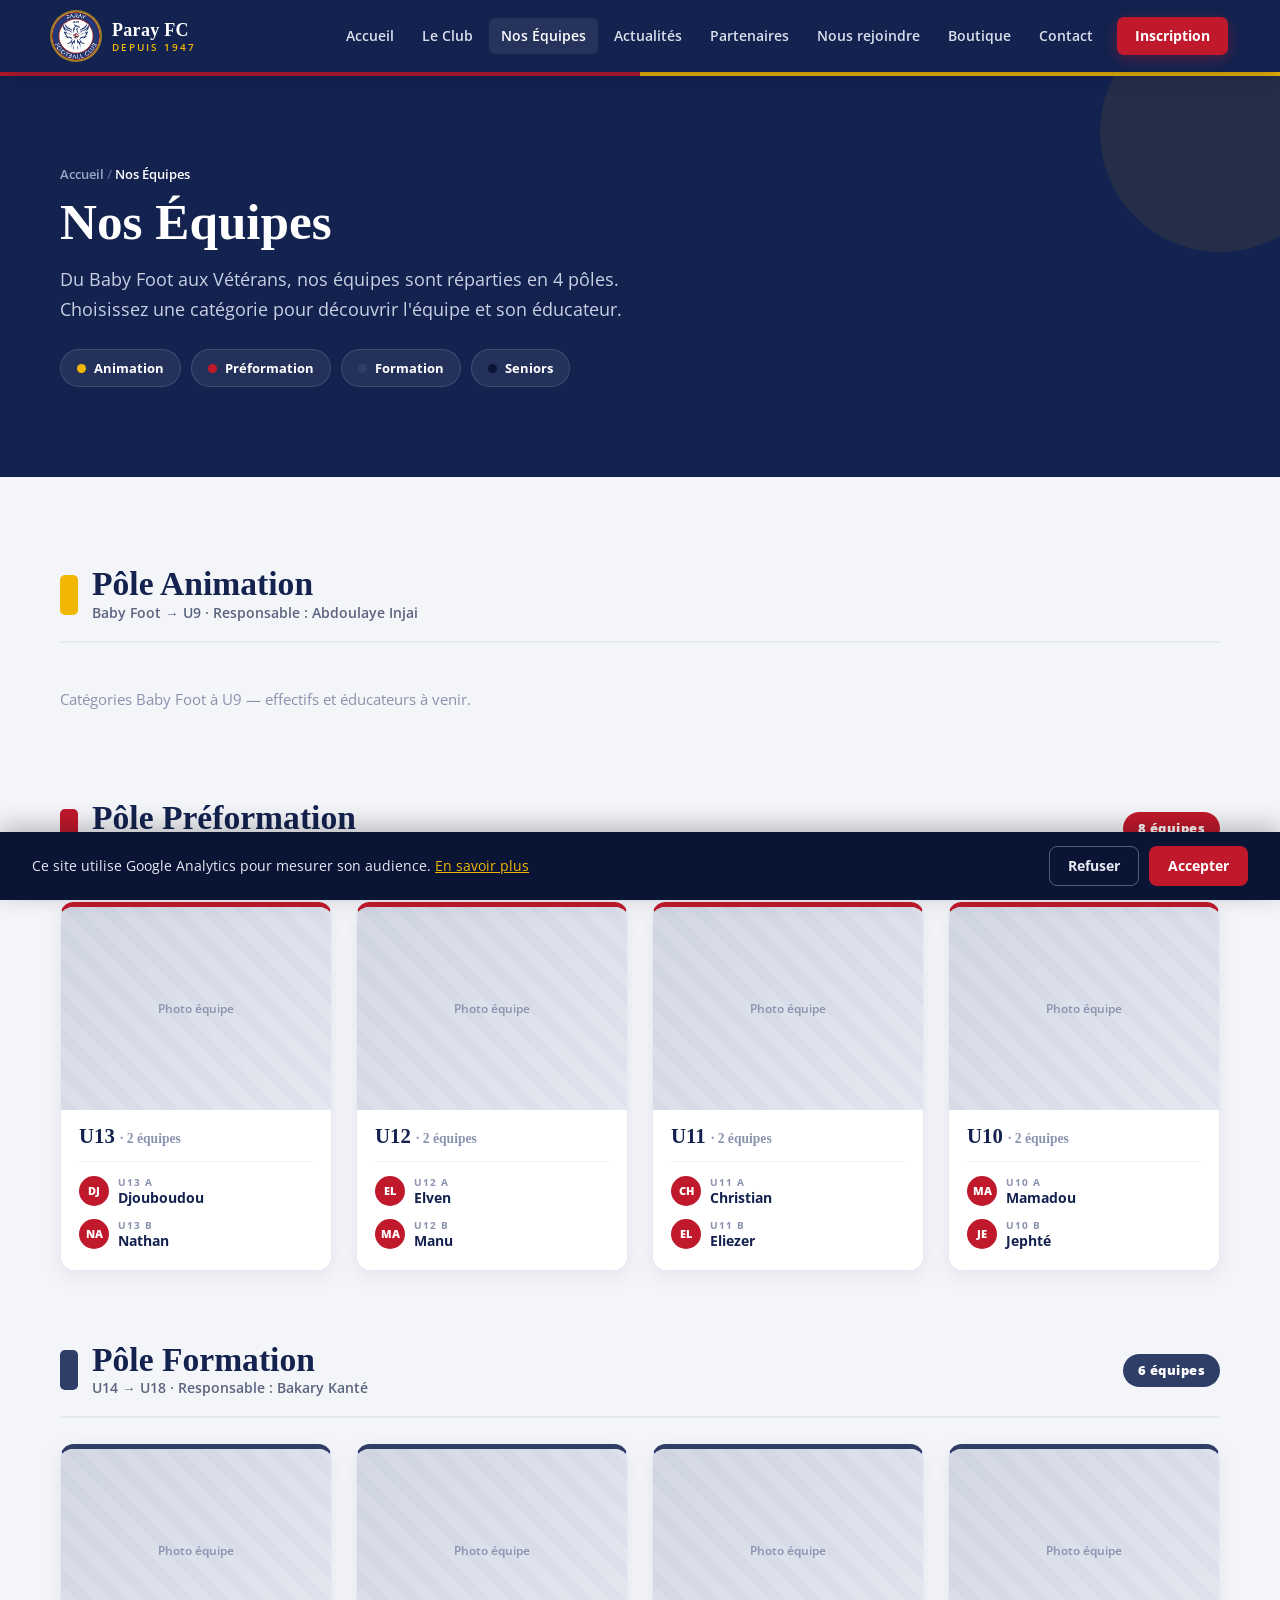
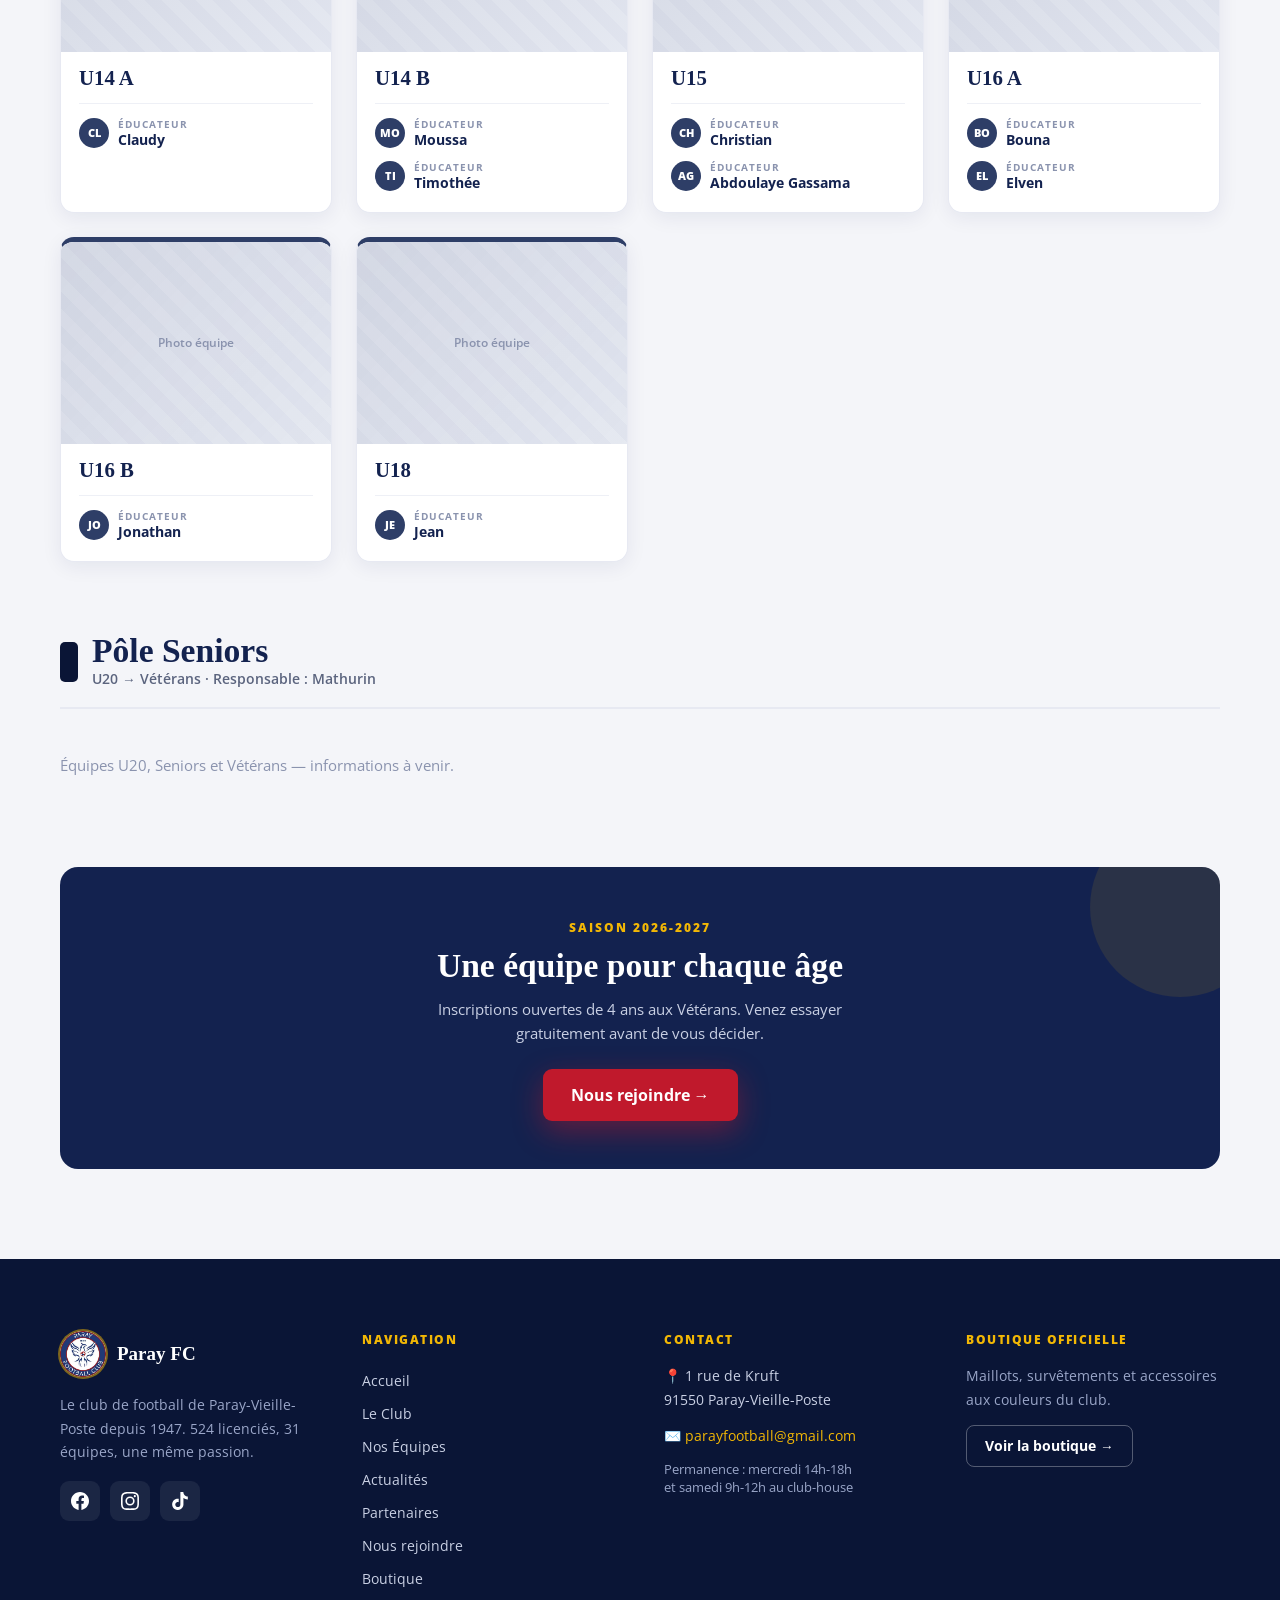
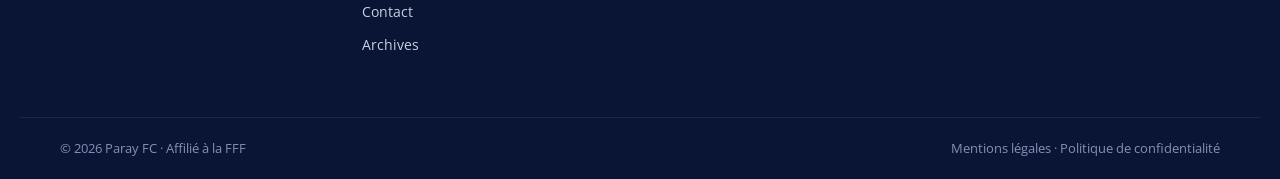
<file: equipes.html>
<!DOCTYPE html>
<html lang="fr">
<head>
  <meta charset="utf-8">
  <meta name="viewport" content="width=device-width, initial-scale=1">
  <title>Nos Équipes — Paray FC</title>
  <meta name="description" content="Les équipes du Paray FC par pôle — Animation, Préformation, Formation et Seniors — et leurs éducateurs.">
  <link rel="preconnect" href="https://fonts.googleapis.com">
  <link rel="preconnect" href="https://fonts.gstatic.com" crossorigin>
  <link href="https://fonts.googleapis.com/css2?family=Open+Sans:ital,wght@0,400;0,500;0,600;0,700;0,800;1,400&display=swap" rel="stylesheet">
  <link rel="stylesheet" href="css/style.css">
</head>
<body>

  <header class="site-header">
    <nav class="nav">
      <a href="index.html#accueil" class="nav__logo">
        <img src="images/logo-paray.webp" data-config-src="logoUrl" alt="Logo Paray FC" class="logo-img">
        <span class="logo-text">
          <span class="logo-name" data-config="clubName">Paray FC</span>
          <span class="logo-since" data-config="since">DEPUIS 1947</span>
        </span>
      </a>
      <div class="nav__links">
        <a href="index.html#accueil" class="nav__link">Accueil</a>
        <a href="club.html" class="nav__link">Le Club</a>
        <a href="equipes.html" class="nav__link is-active">Nos Équipes</a>
        <a href="actualites.html" class="nav__link">Actualités</a>
        <a href="partenaires.html" class="nav__link">Partenaires</a>
        <a href="rejoindre.html" class="nav__link">Nous rejoindre</a>
        <a href="boutique.html" class="nav__link">Boutique</a>
        <a href="contact.html" class="nav__link">Contact</a>
        <a href="rejoindre.html" class="nav__cta">Inscription</a>
      </div>
      <button class="nav__burger" data-burger aria-label="Menu" aria-expanded="false" aria-controls="mobile-menu">
        <span><span></span><span></span><span></span></span>
      </button>
    </nav>
    <div class="mobile-menu" id="mobile-menu" data-mobile-menu>
      <a href="index.html#accueil" class="mobile-menu__link">Accueil</a>
      <a href="club.html" class="mobile-menu__link">Le Club</a>
      <a href="equipes.html" class="mobile-menu__link">Nos Équipes</a>
      <a href="actualites.html" class="mobile-menu__link">Actualités</a>
      <a href="partenaires.html" class="mobile-menu__link">Partenaires</a>
      <a href="rejoindre.html" class="mobile-menu__link">Nous rejoindre</a>
      <a href="boutique.html" class="mobile-menu__link">Boutique</a>
      <a href="contact.html" class="mobile-menu__link">Contact</a>
      <a href="rejoindre.html" class="mobile-menu__cta">S'inscrire au club</a>
    </div>
  </header>

  <section class="page-hero">
    <div class="page-hero__inner">
      <span class="breadcrumb"><a href="index.html">Accueil</a> <span class="sep">/</span> <span class="current">Nos Équipes</span></span>
      <h1>Nos Équipes</h1>
      <p>Du Baby Foot aux Vétérans, nos équipes sont réparties en 4 pôles. Choisissez une catégorie pour découvrir l'équipe et son éducateur.</p>
      <div class="page-hero__anchors">
        <a href="#pole-animation" class="anchor-pill"><span class="dot" style="background:var(--accent);"></span>Animation</a>
        <a href="#pole-preformation" class="anchor-pill"><span class="dot" style="background:var(--secondary);"></span>Préformation</a>
        <a href="#pole-formation" class="anchor-pill"><span class="dot" style="background:var(--navy-text);"></span>Formation</a>
        <a href="#pole-seniors" class="anchor-pill"><span class="dot" style="background:var(--navy-dark);"></span>Seniors</a>
      </div>
    </div>
  </section>

  <main class="section">

    <!-- Pôle Animation (visible, sans contenu éducateur) -->
    <section id="pole-animation" class="pole-block">
      <div class="pole-header">
        <span class="pole-header__bar" style="background:var(--accent);"></span>
        <div class="pole-header__txt">
          <h2>Pôle Animation</h2>
          <span class="pole-header__range">Baby Foot → U9 · Responsable : Abdoulaye Injai</span>
        </div>
      </div>
      <p class="news-empty">Catégories Baby Foot à U9 — effectifs et éducateurs à venir.</p>
    </section>

    <!-- Pôle Préformation -->
    <section id="pole-preformation" class="pole-block">
      <div class="pole-header">
        <span class="pole-header__bar" style="background:var(--secondary);"></span>
        <div class="pole-header__txt">
          <h2>Pôle Préformation</h2>
          <span class="pole-header__range">U10 → U13 · Responsable : Bouna Soumaré</span>
        </div>
        <span class="pole-header__count" style="background:var(--secondary);color:#fff;">8 équipes</span>
      </div>
      <div class="teams-grid">
        <div class="team-card" style="border-top-color:var(--secondary);">
          <div class="team-card__media"><div class="img-placeholder">Photo équipe</div></div>
          <div class="team-card__body">
            <h3 class="team-name">U13 <span style="font-weight:600;color:#8A93AE;font-size:.85rem;">· 2 équipes</span></h3>
            <div class="team-staff">
              <div class="team-staff__row"><span class="team-staff__initials" style="background:var(--secondary);color:#fff;">DJ</span><div><span class="team-staff__role">U13 A</span><span class="team-staff__name">Djouboudou</span></div></div>
              <div class="team-staff__row"><span class="team-staff__initials" style="background:var(--secondary);color:#fff;">NA</span><div><span class="team-staff__role">U13 B</span><span class="team-staff__name">Nathan</span></div></div>
            </div>
          </div>
        </div>
        <div class="team-card" style="border-top-color:var(--secondary);">
          <div class="team-card__media"><div class="img-placeholder">Photo équipe</div></div>
          <div class="team-card__body">
            <h3 class="team-name">U12 <span style="font-weight:600;color:#8A93AE;font-size:.85rem;">· 2 équipes</span></h3>
            <div class="team-staff">
              <div class="team-staff__row"><span class="team-staff__initials" style="background:var(--secondary);color:#fff;">EL</span><div><span class="team-staff__role">U12 A</span><span class="team-staff__name">Elven</span></div></div>
              <div class="team-staff__row"><span class="team-staff__initials" style="background:var(--secondary);color:#fff;">MA</span><div><span class="team-staff__role">U12 B</span><span class="team-staff__name">Manu</span></div></div>
            </div>
          </div>
        </div>
        <div class="team-card" style="border-top-color:var(--secondary);">
          <div class="team-card__media"><div class="img-placeholder">Photo équipe</div></div>
          <div class="team-card__body">
            <h3 class="team-name">U11 <span style="font-weight:600;color:#8A93AE;font-size:.85rem;">· 2 équipes</span></h3>
            <div class="team-staff">
              <div class="team-staff__row"><span class="team-staff__initials" style="background:var(--secondary);color:#fff;">CH</span><div><span class="team-staff__role">U11 A</span><span class="team-staff__name">Christian</span></div></div>
              <div class="team-staff__row"><span class="team-staff__initials" style="background:var(--secondary);color:#fff;">EL</span><div><span class="team-staff__role">U11 B</span><span class="team-staff__name">Eliezer</span></div></div>
            </div>
          </div>
        </div>
        <div class="team-card" style="border-top-color:var(--secondary);">
          <div class="team-card__media"><div class="img-placeholder">Photo équipe</div></div>
          <div class="team-card__body">
            <h3 class="team-name">U10 <span style="font-weight:600;color:#8A93AE;font-size:.85rem;">· 2 équipes</span></h3>
            <div class="team-staff">
              <div class="team-staff__row"><span class="team-staff__initials" style="background:var(--secondary);color:#fff;">MA</span><div><span class="team-staff__role">U10 A</span><span class="team-staff__name">Mamadou</span></div></div>
              <div class="team-staff__row"><span class="team-staff__initials" style="background:var(--secondary);color:#fff;">JE</span><div><span class="team-staff__role">U10 B</span><span class="team-staff__name">Jephté</span></div></div>
            </div>
          </div>
        </div>
      </div>
    </section>

    <!-- Pôle Formation -->
    <section id="pole-formation" class="pole-block">
      <div class="pole-header">
        <span class="pole-header__bar" style="background:var(--navy-text);"></span>
        <div class="pole-header__txt">
          <h2>Pôle Formation</h2>
          <span class="pole-header__range">U14 → U18 · Responsable : Bakary Kanté</span>
        </div>
        <span class="pole-header__count" style="background:var(--navy-text);color:#fff;">6 équipes</span>
      </div>
      <div class="teams-grid">
        <div class="team-card" style="border-top-color:var(--navy-text);">
          <div class="team-card__media"><div class="img-placeholder">Photo équipe</div></div>
          <div class="team-card__body">
            <h3 class="team-name">U14 A</h3>
            <div class="team-staff">
              <div class="team-staff__row"><span class="team-staff__initials" style="background:var(--navy-text);color:#fff;">CL</span><div><span class="team-staff__role">Éducateur</span><span class="team-staff__name">Claudy</span></div></div>
            </div>
          </div>
        </div>
        <div class="team-card" style="border-top-color:var(--navy-text);">
          <div class="team-card__media"><div class="img-placeholder">Photo équipe</div></div>
          <div class="team-card__body">
            <h3 class="team-name">U14 B</h3>
            <div class="team-staff">
              <div class="team-staff__row"><span class="team-staff__initials" style="background:var(--navy-text);color:#fff;">MO</span><div><span class="team-staff__role">Éducateur</span><span class="team-staff__name">Moussa</span></div></div>
              <div class="team-staff__row"><span class="team-staff__initials" style="background:var(--navy-text);color:#fff;">TI</span><div><span class="team-staff__role">Éducateur</span><span class="team-staff__name">Timothée</span></div></div>
            </div>
          </div>
        </div>
        <div class="team-card" style="border-top-color:var(--navy-text);">
          <div class="team-card__media"><div class="img-placeholder">Photo équipe</div></div>
          <div class="team-card__body">
            <h3 class="team-name">U15</h3>
            <div class="team-staff">
              <div class="team-staff__row"><span class="team-staff__initials" style="background:var(--navy-text);color:#fff;">CH</span><div><span class="team-staff__role">Éducateur</span><span class="team-staff__name">Christian</span></div></div>
              <div class="team-staff__row"><span class="team-staff__initials" style="background:var(--navy-text);color:#fff;">AG</span><div><span class="team-staff__role">Éducateur</span><span class="team-staff__name">Abdoulaye Gassama</span></div></div>
            </div>
          </div>
        </div>
        <div class="team-card" style="border-top-color:var(--navy-text);">
          <div class="team-card__media"><div class="img-placeholder">Photo équipe</div></div>
          <div class="team-card__body">
            <h3 class="team-name">U16 A</h3>
            <div class="team-staff">
              <div class="team-staff__row"><span class="team-staff__initials" style="background:var(--navy-text);color:#fff;">BO</span><div><span class="team-staff__role">Éducateur</span><span class="team-staff__name">Bouna</span></div></div>
              <div class="team-staff__row"><span class="team-staff__initials" style="background:var(--navy-text);color:#fff;">EL</span><div><span class="team-staff__role">Éducateur</span><span class="team-staff__name">Elven</span></div></div>
            </div>
          </div>
        </div>
        <div class="team-card" style="border-top-color:var(--navy-text);">
          <div class="team-card__media"><div class="img-placeholder">Photo équipe</div></div>
          <div class="team-card__body">
            <h3 class="team-name">U16 B</h3>
            <div class="team-staff">
              <div class="team-staff__row"><span class="team-staff__initials" style="background:var(--navy-text);color:#fff;">JO</span><div><span class="team-staff__role">Éducateur</span><span class="team-staff__name">Jonathan</span></div></div>
            </div>
          </div>
        </div>
        <div class="team-card" style="border-top-color:var(--navy-text);">
          <div class="team-card__media"><div class="img-placeholder">Photo équipe</div></div>
          <div class="team-card__body">
            <h3 class="team-name">U18</h3>
            <div class="team-staff">
              <div class="team-staff__row"><span class="team-staff__initials" style="background:var(--navy-text);color:#fff;">JE</span><div><span class="team-staff__role">Éducateur</span><span class="team-staff__name">Jean</span></div></div>
            </div>
          </div>
        </div>
      </div>
    </section>

    <!-- Pôle Seniors (visible, sans contenu staff) -->
    <section id="pole-seniors" class="pole-block">
      <div class="pole-header">
        <span class="pole-header__bar" style="background:var(--navy-dark);"></span>
        <div class="pole-header__txt">
          <h2>Pôle Seniors</h2>
          <span class="pole-header__range">U20 → Vétérans · Responsable : Mathurin</span>
        </div>
      </div>
      <p class="news-empty">Équipes U20, Seniors et Vétérans — informations à venir.</p>
    </section>

    <!-- CTA rejoindre -->
    <div class="cta-band">
      <div class="cta-band__deco"></div>
      <span class="eyebrow">SAISON 2026-2027</span>
      <h3>Une équipe pour chaque âge</h3>
      <p>Inscriptions ouvertes de 4 ans aux Vétérans. Venez essayer gratuitement avant de vous décider.</p>
      <a href="rejoindre.html" class="btn btn--primary">Nous rejoindre →</a>
    </div>

  </main>

  <footer class="site-footer">
    <div class="footer-grid">
      <div class="footer-club">
        <div class="footer-club__top">
          <img src="images/logo-paray.webp" data-config-src="logoUrl" alt="Logo Paray FC" class="footer-club__logo">
          <span class="footer-club__name" data-config="clubName">Paray FC</span>
        </div>
        <p class="footer-club__text" data-config="aboutText">Le club de football de Paray-Vieille-Poste depuis 1947. 524 licenciés, 31 équipes, une même passion.</p>
        <div class="social">
          <a href="#" data-config-href="social.facebook" aria-label="Facebook" class="social__link"><svg viewBox="0 0 24 24" aria-hidden="true"><path d="M24 12.073c0-6.627-5.373-12-12-12s-12 5.373-12 12c0 5.99 4.388 10.954 10.125 11.854v-8.385H7.078v-3.47h3.047V9.43c0-3.007 1.792-4.669 4.533-4.669 1.312 0 2.686.235 2.686.235v2.953H15.83c-1.491 0-1.956.925-1.956 1.874v2.25h3.328l-.532 3.47h-2.796v8.385C19.612 23.027 24 18.062 24 12.073z"/></svg></a>
          <a href="#" data-config-href="social.instagram" aria-label="Instagram" class="social__link"><svg viewBox="0 0 24 24" aria-hidden="true"><path d="M12 2.163c3.204 0 3.584.012 4.85.07 3.252.148 4.771 1.691 4.919 4.919.058 1.265.069 1.645.069 4.849 0 3.205-.012 3.584-.069 4.849-.149 3.225-1.664 4.771-4.919 4.919-1.266.058-1.644.07-4.85.07-3.204 0-3.584-.012-4.849-.07-3.26-.149-4.771-1.699-4.919-4.92-.058-1.265-.07-1.644-.07-4.849 0-3.204.013-3.583.07-4.849.149-3.227 1.664-4.771 4.919-4.919 1.266-.057 1.645-.069 4.849-.069zm0-2.163C8.741 0 8.333.014 7.053.072 2.695.272.273 2.69.073 7.052.014 8.333 0 8.741 0 12c0 3.259.014 3.668.072 4.948.2 4.358 2.618 6.78 6.98 6.98C8.333 23.986 8.741 24 12 24c3.259 0 3.668-.014 4.948-.072 4.354-.2 6.782-2.618 6.979-6.98.059-1.28.073-1.689.073-4.948 0-3.259-.014-3.667-.072-4.947-.196-4.354-2.617-6.78-6.979-6.98C15.668.014 15.259 0 12 0zm0 5.838a6.162 6.162 0 100 12.324 6.162 6.162 0 000-12.324zM12 16a4 4 0 110-8 4 4 0 010 8zm6.406-11.845a1.44 1.44 0 100 2.881 1.44 1.44 0 000-2.881z"/></svg></a>
          <a href="#" data-config-href="social.tiktok" aria-label="TikTok" class="social__link"><svg viewBox="0 0 24 24" aria-hidden="true"><path d="M12.525.02c1.31-.02 2.61-.01 3.91-.02.08 1.53.63 3.09 1.75 4.17 1.12 1.11 2.7 1.62 4.24 1.79v4.03c-1.44-.05-2.89-.35-4.2-.97-.57-.26-1.1-.59-1.62-.93-.01 2.92.01 5.84-.02 8.75-.08 1.4-.54 2.79-1.35 3.94-1.31 1.92-3.58 3.17-5.91 3.21-1.43.08-2.86-.31-4.08-1.03-2.02-1.19-3.44-3.37-3.65-5.71-.02-.5-.03-1-.01-1.49.18-1.9 1.12-3.72 2.58-4.96 1.66-1.44 3.98-2.13 6.15-1.72.02 1.48-.04 2.96-.04 4.44-.99-.32-2.15-.23-3.02.37-.63.41-1.11 1.04-1.36 1.75-.21.51-.15 1.07-.14 1.61.24 1.64 1.82 3.02 3.5 2.87 1.12-.01 2.19-.66 2.77-1.61.19-.33.4-.67.41-1.06.1-1.79.06-3.57.07-5.36.01-4.03-.01-8.05.02-12.07z"/></svg></a>
        </div>
      </div>
      <div class="footer-col">
        <h4 class="footer-col__title">Navigation</h4>
        <a href="index.html#accueil" class="footer-link">Accueil</a>
        <a href="club.html" class="footer-link">Le Club</a>
        <a href="equipes.html" class="footer-link">Nos Équipes</a>
        <a href="actualites.html" class="footer-link">Actualités</a>
        <a href="partenaires.html" class="footer-link">Partenaires</a>
        <a href="rejoindre.html" class="footer-link">Nous rejoindre</a>
        <a href="boutique.html" class="footer-link">Boutique</a>
        <a href="contact.html" class="footer-link">Contact</a>
      </div>
      <div class="footer-col">
        <h4 class="footer-col__title">Contact</h4>
        <p class="footer-contact">📍 <span data-config-html="addressHtml">1 rue de Kruft<br>91550 Paray-Vieille-Poste</span></p>
        <p class="footer-contact" data-config-show="phone" hidden>📞 <a data-config="phone" data-config-href="telHref" href="#"></a></p>
        <p class="footer-contact" style="margin-top:12px;">✉️ <a href="mailto:parayfootball@gmail.com" data-config="email" data-config-href="emailHref">parayfootball@gmail.com</a></p>
        <p class="footer-contact--muted">Permanence : mercredi 14h-18h<br>et samedi 9h-12h au club-house</p>
      </div>
      <div class="footer-col footer-shop">
        <h4 class="footer-col__title">Boutique officielle</h4>
        <p>Maillots, survêtements et accessoires aux couleurs du club.</p>
        <a href="boutique.html" data-config-href="shopUrl" class="footer-shop__btn">Voir la boutique →</a>
      </div>
    </div>
    <div class="footer-bottom">
      <span>© 2026 <span data-config="clubName">Paray Football Club</span> · Affilié à la FFF</span>
      <span>Mentions légales · Politique de confidentialité</span>
    </div>
  </footer>

  <script src="js/config.js"></script>
  <script src="js/main.js"></script>
</body>
</html>
</file>
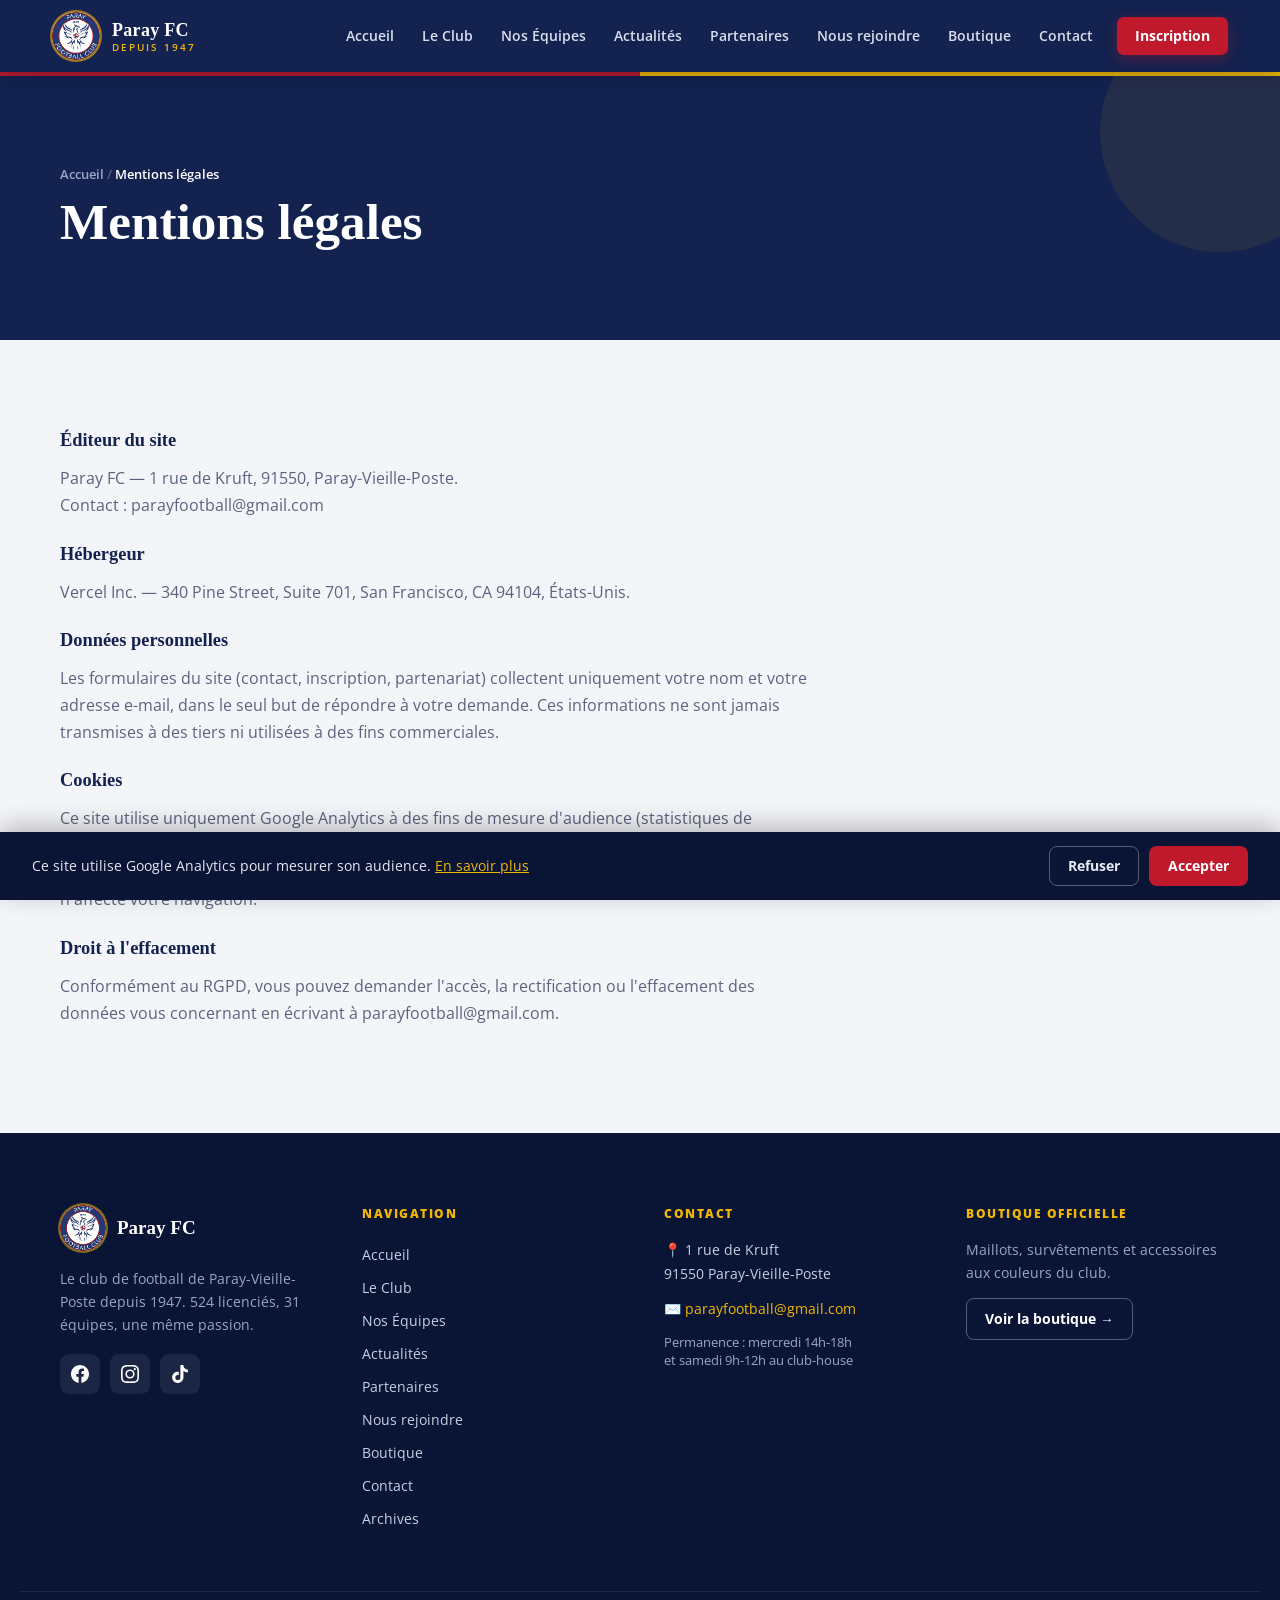
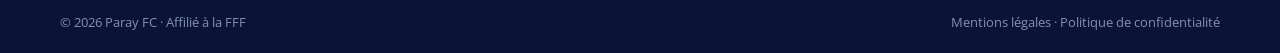
<file: mentions-legales.html>
<!DOCTYPE html>
<html lang="fr">
<head>
  <meta charset="utf-8">
  <meta name="viewport" content="width=device-width, initial-scale=1">
  <title>Mentions légales — Paray FC</title>
  <meta name="description" content="Mentions légales et politique de confidentialité du site du Paray Football Club.">
  <link rel="preconnect" href="https://fonts.googleapis.com">
  <link rel="preconnect" href="https://fonts.gstatic.com" crossorigin>
  <link href="https://fonts.googleapis.com/css2?family=Open+Sans:ital,wght@0,400;0,500;0,600;0,700;0,800;1,400&display=swap" rel="stylesheet">
  <link rel="stylesheet" href="css/style.css">
</head>
<body>

  <header class="site-header">
    <nav class="nav">
      <a href="index.html#accueil" class="nav__logo">
        <img src="images/logo-paray.webp" data-config-src="logoUrl" alt="Logo Paray FC" class="logo-img">
        <span class="logo-text">
          <span class="logo-name" data-config="clubName">Paray FC</span>
          <span class="logo-since" data-config="since">DEPUIS 1947</span>
        </span>
      </a>
      <div class="nav__links">
        <a href="index.html#accueil" class="nav__link">Accueil</a>
        <a href="club.html" class="nav__link">Le Club</a>
        <a href="equipes.html" class="nav__link">Nos Équipes</a>
        <a href="actualites.html" class="nav__link">Actualités</a>
        <a href="partenaires.html" class="nav__link">Partenaires</a>
        <a href="rejoindre.html" class="nav__link">Nous rejoindre</a>
        <a href="boutique.html" class="nav__link">Boutique</a>
        <a href="contact.html" class="nav__link">Contact</a>
        <a href="rejoindre.html" class="nav__cta">Inscription</a>
      </div>
      <button class="nav__burger" data-burger aria-label="Menu" aria-expanded="false" aria-controls="mobile-menu">
        <span><span></span><span></span><span></span></span>
      </button>
    </nav>
    <div class="mobile-menu" id="mobile-menu" data-mobile-menu>
      <a href="index.html#accueil" class="mobile-menu__link">Accueil</a>
      <a href="club.html" class="mobile-menu__link">Le Club</a>
      <a href="equipes.html" class="mobile-menu__link">Nos Équipes</a>
      <a href="actualites.html" class="mobile-menu__link">Actualités</a>
      <a href="partenaires.html" class="mobile-menu__link">Partenaires</a>
      <a href="rejoindre.html" class="mobile-menu__link">Nous rejoindre</a>
      <a href="boutique.html" class="mobile-menu__link">Boutique</a>
      <a href="contact.html" class="mobile-menu__link">Contact</a>
      <a href="rejoindre.html" class="mobile-menu__cta">S'inscrire au club</a>
    </div>
  </header>

  <section class="page-hero">
    <div class="page-hero__inner">
      <span class="breadcrumb"><a href="index.html">Accueil</a> <span class="sep">/</span> <span class="current">Mentions légales</span></span>
      <h1>Mentions légales</h1>
    </div>
  </section>

  <main class="section">
    <div class="article">
      <div class="article-body">
        <h3 class="weekend-subtitle">Éditeur du site</h3>
        <p><span data-config="clubName">Paray FC</span> — <span data-config="addressLine">1 rue de Kruft, 91550 Paray-Vieille-Poste</span>.<br>
        Contact : <a href="mailto:parayfootball@gmail.com" data-config="email" data-config-href="emailHref">parayfootball@gmail.com</a></p>

        <h3 class="weekend-subtitle" style="margin-top:24px;">Hébergeur</h3>
        <p>Vercel Inc. — 340 Pine Street, Suite 701, San Francisco, CA 94104, États-Unis.</p>

        <h3 class="weekend-subtitle" style="margin-top:24px;">Données personnelles</h3>
        <p>Les formulaires du site (contact, inscription, partenariat) collectent uniquement votre
        nom et votre adresse e-mail, dans le seul but de répondre à votre demande. Ces informations
        ne sont jamais transmises à des tiers ni utilisées à des fins commerciales.</p>

        <h3 class="weekend-subtitle" style="margin-top:24px;">Cookies</h3>
        <p>Ce site utilise uniquement Google Analytics à des fins de mesure d'audience (statistiques
        de fréquentation anonymisées). Ces cookies ne sont déposés qu'après votre consentement,
        via la bannière affichée lors de votre première visite. Vous pouvez refuser leur utilisation
        sans que cela n'affecte votre navigation.</p>

        <h3 class="weekend-subtitle" style="margin-top:24px;">Droit à l'effacement</h3>
        <p>Conformément au RGPD, vous pouvez demander l'accès, la rectification ou l'effacement des
        données vous concernant en écrivant à
        <a href="mailto:parayfootball@gmail.com" data-config="email" data-config-href="emailHref">parayfootball@gmail.com</a>.</p>
      </div>
    </div>
  </main>

  <footer class="site-footer">
    <div class="footer-grid">
      <div class="footer-club">
        <div class="footer-club__top">
          <img src="images/logo-paray.webp" data-config-src="logoUrl" alt="Logo Paray FC" class="footer-club__logo">
          <span class="footer-club__name" data-config="clubName">Paray FC</span>
        </div>
        <p class="footer-club__text" data-config="aboutText">Le club de football de Paray-Vieille-Poste depuis 1947. 524 licenciés, 31 équipes, une même passion.</p>
        <div class="social">
          <a href="#" data-config-href="social.facebook" aria-label="Facebook" class="social__link"><svg viewBox="0 0 24 24" aria-hidden="true"><path d="M24 12.073c0-6.627-5.373-12-12-12s-12 5.373-12 12c0 5.99 4.388 10.954 10.125 11.854v-8.385H7.078v-3.47h3.047V9.43c0-3.007 1.792-4.669 4.533-4.669 1.312 0 2.686.235 2.686.235v2.953H15.83c-1.491 0-1.956.925-1.956 1.874v2.25h3.328l-.532 3.47h-2.796v8.385C19.612 23.027 24 18.062 24 12.073z"/></svg></a>
          <a href="#" data-config-href="social.instagram" aria-label="Instagram" class="social__link"><svg viewBox="0 0 24 24" aria-hidden="true"><path d="M12 2.163c3.204 0 3.584.012 4.85.07 3.252.148 4.771 1.691 4.919 4.919.058 1.265.069 1.645.069 4.849 0 3.205-.012 3.584-.069 4.849-.149 3.225-1.664 4.771-4.919 4.919-1.266.058-1.644.07-4.85.07-3.204 0-3.584-.012-4.849-.07-3.26-.149-4.771-1.699-4.919-4.92-.058-1.265-.07-1.644-.07-4.849 0-3.204.013-3.583.07-4.849.149-3.227 1.664-4.771 4.919-4.919 1.266-.057 1.645-.069 4.849-.069zm0-2.163C8.741 0 8.333.014 7.053.072 2.695.272.273 2.69.073 7.052.014 8.333 0 8.741 0 12c0 3.259.014 3.668.072 4.948.2 4.358 2.618 6.78 6.98 6.98C8.333 23.986 8.741 24 12 24c3.259 0 3.668-.014 4.948-.072 4.354-.2 6.782-2.618 6.979-6.98.059-1.28.073-1.689.073-4.948 0-3.259-.014-3.667-.072-4.947-.196-4.354-2.617-6.78-6.979-6.98C15.668.014 15.259 0 12 0zm0 5.838a6.162 6.162 0 100 12.324 6.162 6.162 0 000-12.324zM12 16a4 4 0 110-8 4 4 0 010 8zm6.406-11.845a1.44 1.44 0 100 2.881 1.44 1.44 0 000-2.881z"/></svg></a>
          <a href="#" data-config-href="social.tiktok" aria-label="TikTok" class="social__link"><svg viewBox="0 0 24 24" aria-hidden="true"><path d="M12.525.02c1.31-.02 2.61-.01 3.91-.02.08 1.53.63 3.09 1.75 4.17 1.12 1.11 2.7 1.62 4.24 1.79v4.03c-1.44-.05-2.89-.35-4.2-.97-.57-.26-1.1-.59-1.62-.93-.01 2.92.01 5.84-.02 8.75-.08 1.4-.54 2.79-1.35 3.94-1.31 1.92-3.58 3.17-5.91 3.21-1.43.08-2.86-.31-4.08-1.03-2.02-1.19-3.44-3.37-3.65-5.71-.02-.5-.03-1-.01-1.49.18-1.9 1.12-3.72 2.58-4.96 1.66-1.44 3.98-2.13 6.15-1.72.02 1.48-.04 2.96-.04 4.44-.99-.32-2.15-.23-3.02.37-.63.41-1.11 1.04-1.36 1.75-.21.51-.15 1.07-.14 1.61.24 1.64 1.82 3.02 3.5 2.87 1.12-.01 2.19-.66 2.77-1.61.19-.33.4-.67.41-1.06.1-1.79.06-3.57.07-5.36.01-4.03-.01-8.05.02-12.07z"/></svg></a>
        </div>
      </div>
      <div class="footer-col">
        <h4 class="footer-col__title">Navigation</h4>
        <a href="index.html#accueil" class="footer-link">Accueil</a>
        <a href="club.html" class="footer-link">Le Club</a>
        <a href="equipes.html" class="footer-link">Nos Équipes</a>
        <a href="actualites.html" class="footer-link">Actualités</a>
        <a href="partenaires.html" class="footer-link">Partenaires</a>
        <a href="rejoindre.html" class="footer-link">Nous rejoindre</a>
        <a href="boutique.html" class="footer-link">Boutique</a>
        <a href="contact.html" class="footer-link">Contact</a>
      </div>
      <div class="footer-col">
        <h4 class="footer-col__title">Contact</h4>
        <p class="footer-contact">📍 <span data-config-html="addressHtml">1 rue de Kruft<br>91550 Paray-Vieille-Poste</span></p>
        <p class="footer-contact" data-config-show="phone" hidden>📞 <a data-config="phone" data-config-href="telHref" href="#"></a></p>
        <p class="footer-contact" style="margin-top:12px;">✉️ <a href="mailto:parayfootball@gmail.com" data-config="email" data-config-href="emailHref">parayfootball@gmail.com</a></p>
        <p class="footer-contact--muted">Permanence : mercredi 14h-18h<br>et samedi 9h-12h au club-house</p>
      </div>
      <div class="footer-col footer-shop">
        <h4 class="footer-col__title">Boutique officielle</h4>
        <p>Maillots, survêtements et accessoires aux couleurs du club.</p>
        <a href="boutique.html" data-config-href="shopUrl" class="footer-shop__btn">Voir la boutique →</a>
      </div>
    </div>
    <div class="footer-bottom">
      <span>© 2026 <span data-config="clubName">Paray Football Club</span> · Affilié à la FFF</span>
      <span>Mentions légales · Politique de confidentialité</span>
    </div>
  </footer>

  <script src="js/config.js"></script>
  <script src="js/main.js"></script>
</body>
</html>
</file>
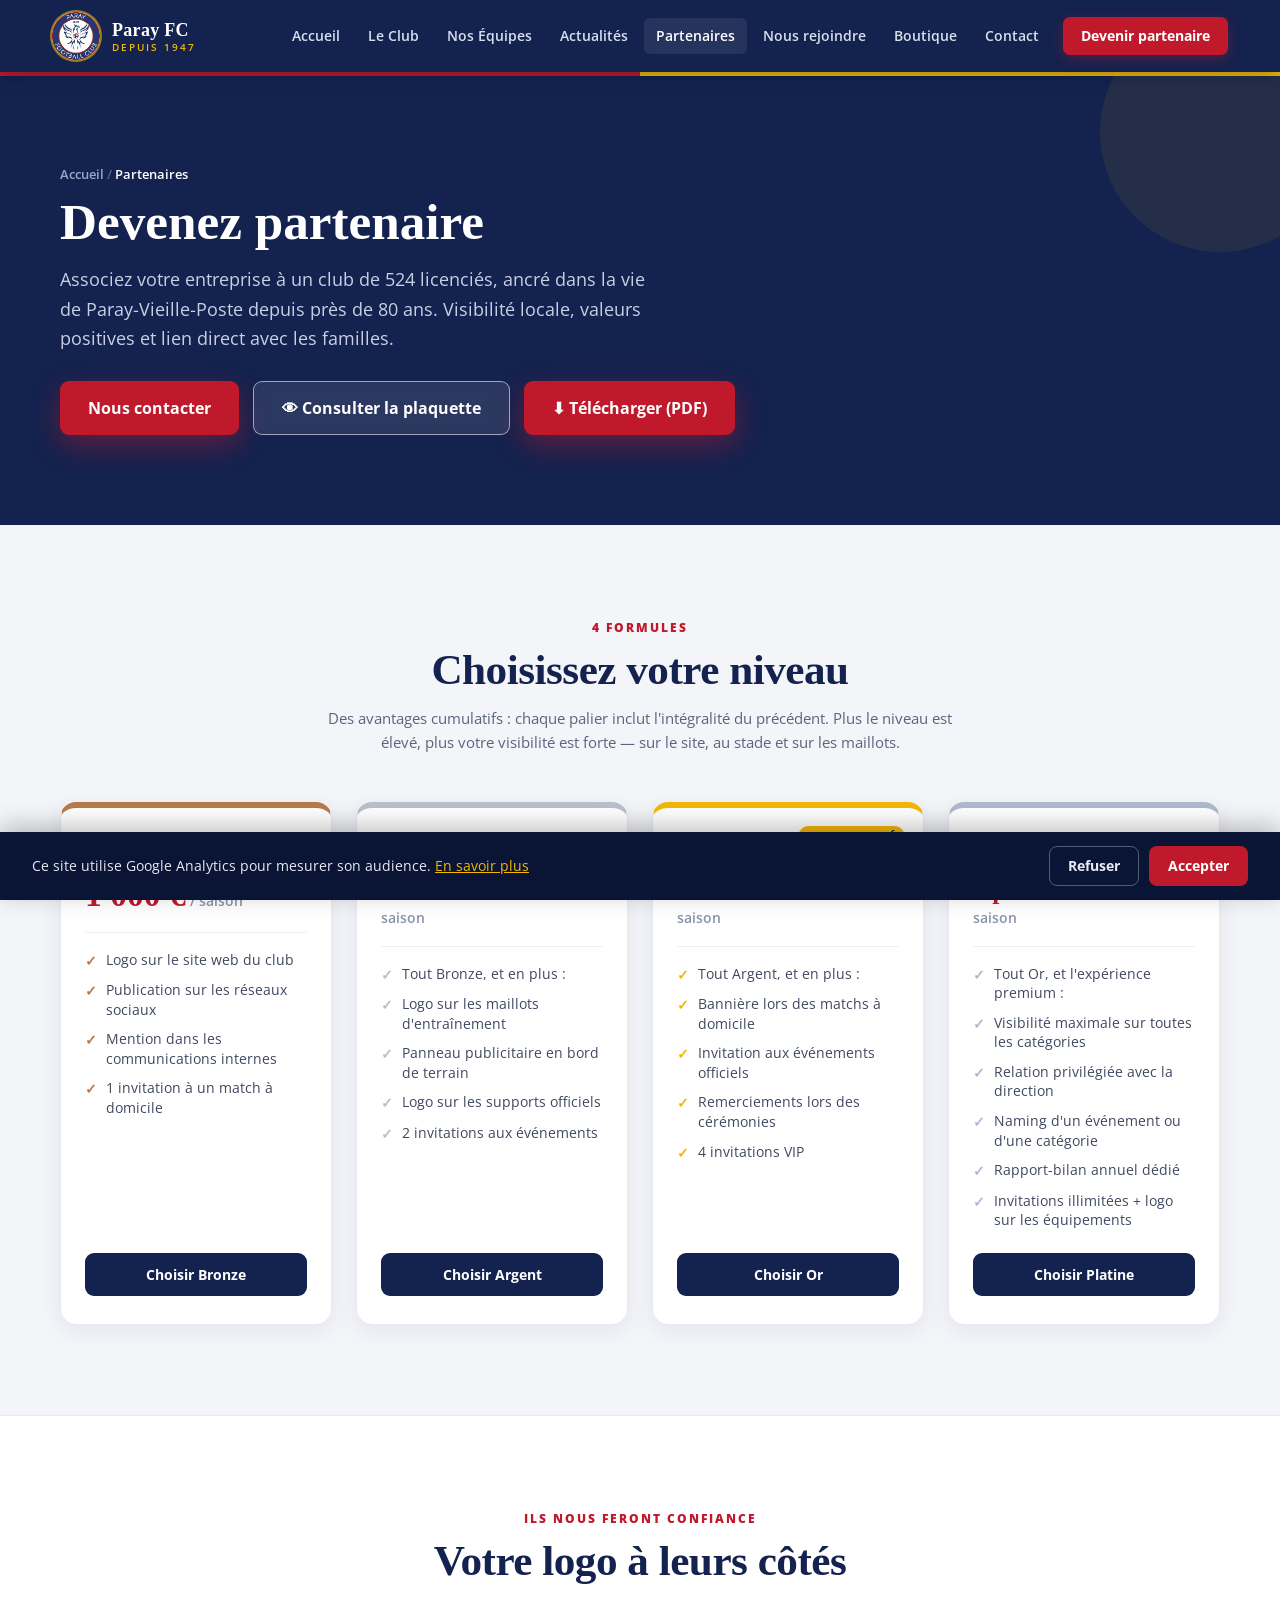
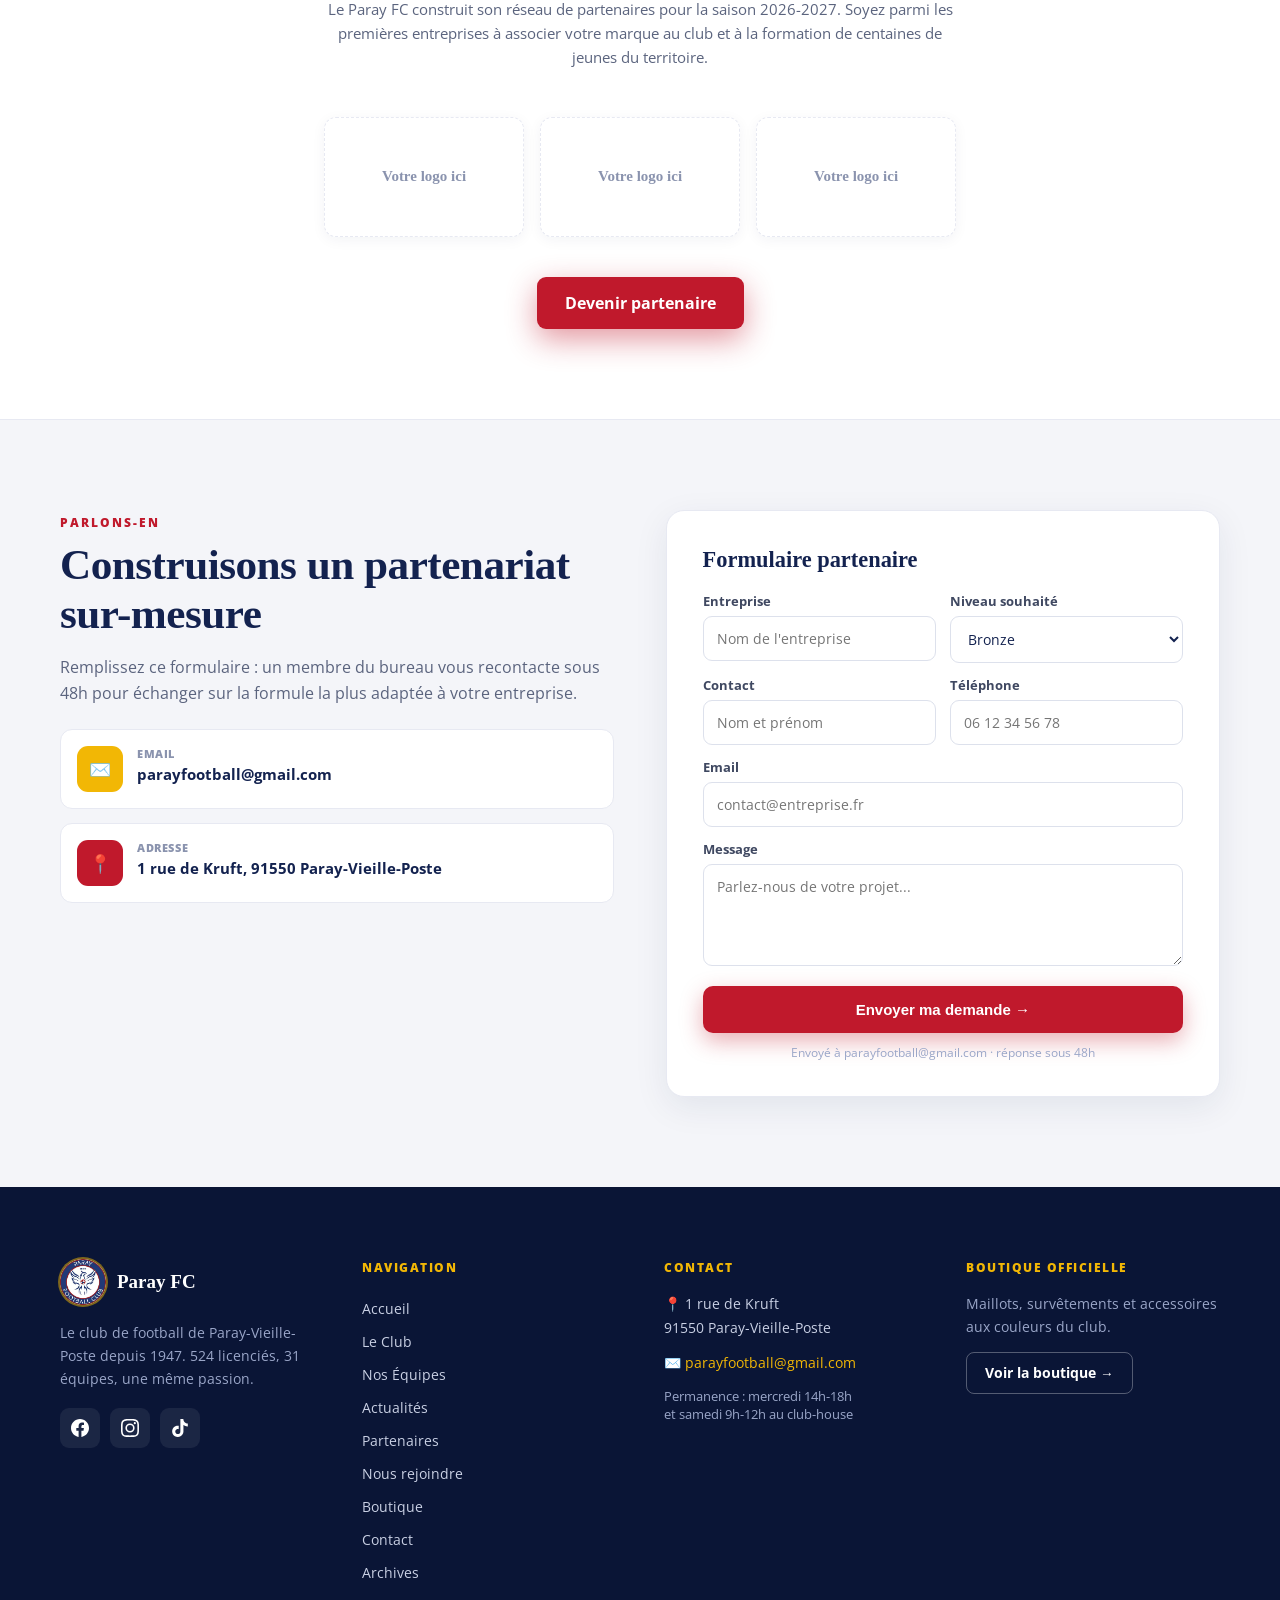
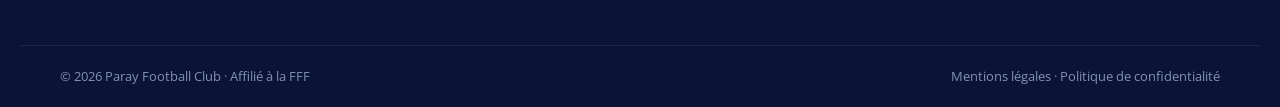
<file: partenaires.html>
<!DOCTYPE html>
<html lang="fr">
<head>
  <meta charset="utf-8">
  <meta name="viewport" content="width=device-width, initial-scale=1">
  <title>Partenaires — Paray FC</title>
  <meta name="description" content="Devenez partenaire du Paray FC : formules Bronze, Argent, Or et Platine pour la saison 2026-2027, avantages cumulatifs et formulaire de contact.">
  <link rel="preconnect" href="https://fonts.googleapis.com">
  <link rel="preconnect" href="https://fonts.gstatic.com" crossorigin>
  <link href="https://fonts.googleapis.com/css2?family=Open+Sans:ital,wght@0,400;0,500;0,600;0,700;0,800;1,400&display=swap" rel="stylesheet">
  <link rel="stylesheet" href="css/style.css">
</head>
<body>

  <header class="site-header">
    <nav class="nav">
      <a href="index.html#accueil" class="nav__logo">
        <img src="images/logo-paray.webp" data-config-src="logoUrl" alt="Logo Paray FC" class="logo-img">
        <span class="logo-text">
          <span class="logo-name" data-config="clubName">Paray FC</span>
          <span class="logo-since" data-config="since">DEPUIS 1947</span>
        </span>
      </a>
      <div class="nav__links">
        <a href="index.html#accueil" class="nav__link">Accueil</a>
        <a href="club.html" class="nav__link">Le Club</a>
        <a href="equipes.html" class="nav__link">Nos Équipes</a>
        <a href="actualites.html" class="nav__link">Actualités</a>
        <a href="partenaires.html" class="nav__link is-active">Partenaires</a>
        <a href="rejoindre.html" class="nav__link">Nous rejoindre</a>
        <a href="boutique.html" class="nav__link">Boutique</a>
        <a href="contact.html" class="nav__link">Contact</a>
        <a href="#devenir" class="nav__cta">Devenir partenaire</a>
      </div>
      <button class="nav__burger" data-burger aria-label="Menu" aria-expanded="false" aria-controls="mobile-menu">
        <span><span></span><span></span><span></span></span>
      </button>
    </nav>
    <div class="mobile-menu" id="mobile-menu" data-mobile-menu>
      <a href="index.html#accueil" class="mobile-menu__link">Accueil</a>
      <a href="club.html" class="mobile-menu__link">Le Club</a>
      <a href="equipes.html" class="mobile-menu__link">Nos Équipes</a>
      <a href="actualites.html" class="mobile-menu__link">Actualités</a>
      <a href="partenaires.html" class="mobile-menu__link">Partenaires</a>
      <a href="rejoindre.html" class="mobile-menu__link">Nous rejoindre</a>
      <a href="boutique.html" class="mobile-menu__link">Boutique</a>
      <a href="contact.html" class="mobile-menu__link">Contact</a>
      <a href="#devenir" class="mobile-menu__cta">Devenir partenaire</a>
    </div>
  </header>

  <!-- ============ EN-TÊTE ============ -->
  <section class="page-hero">
    <div class="page-hero__inner">
      <span class="breadcrumb"><a href="index.html">Accueil</a> <span class="sep">/</span> <span class="current">Partenaires</span></span>
      <h1>Devenez partenaire</h1>
      <p>Associez votre entreprise à un club de 524 licenciés, ancré dans la vie de Paray-Vieille-Poste depuis près de 80 ans. Visibilité locale, valeurs positives et lien direct avec les familles.</p>
      <div class="page-hero__actions">
        <a href="#devenir" class="btn btn--primary">Nous contacter</a>
        <a href="documents/plaquette-partenaires.pdf" target="_blank" rel="noopener" class="btn btn--ghost">👁 Consulter la plaquette</a>
        <a href="documents/plaquette-partenaires.pdf" download="Plaquette_Partenariat_ParayFC_2026.pdf" class="btn btn--primary">⬇ Télécharger (PDF)</a>
      </div>
    </div>
  </section>

  <!-- ============ NIVEAUX DE PARTENARIAT ============ -->
  <section class="section">
    <div class="section-center">
      <span class="eyebrow">4 FORMULES</span>
      <h2 class="section-title">Choisissez votre niveau</h2>
      <p>Des avantages cumulatifs : chaque palier inclut l'intégralité du précédent. Plus le niveau est élevé, plus votre visibilité est forte — sur le site, au stade et sur les maillots.</p>
    </div>
    <div class="packs-grid">
      <div class="pack-card" style="border-top-color:#B97A4A;">
        <span class="pack-name"><span class="pack-chip" style="background:#B97A4A;box-shadow:0 0 0 4px rgba(185,122,74,.22);"></span>Bronze</span>
        <div class="pack-price-row"><span class="pack-price">1 000 €</span><span class="pack-per"> / saison</span></div>
        <div class="pack-div"></div>
        <div class="pack-perks">
          <span class="pack-perk"><span class="check" style="color:#B97A4A;">✓</span>Logo sur le site web du club</span>
          <span class="pack-perk"><span class="check" style="color:#B97A4A;">✓</span>Publication sur les réseaux sociaux</span>
          <span class="pack-perk"><span class="check" style="color:#B97A4A;">✓</span>Mention dans les communications internes</span>
          <span class="pack-perk"><span class="check" style="color:#B97A4A;">✓</span>1 invitation à un match à domicile</span>
        </div>
        <a href="#devenir" class="pack-btn">Choisir Bronze</a>
      </div>
      <div class="pack-card" style="border-top-color:#B9C0CB;">
        <span class="pack-name"><span class="pack-chip" style="background:#B9C0CB;box-shadow:0 0 0 4px rgba(185,192,203,.3);"></span>Argent</span>
        <div class="pack-price-row"><span class="pack-price" style="font-size:1.6rem;">2 000 — 4 500 €</span><span class="pack-per"> / saison</span></div>
        <div class="pack-div"></div>
        <div class="pack-perks">
          <span class="pack-perk"><span class="check" style="color:#B9C0CB;">✓</span>Tout Bronze, et en plus :</span>
          <span class="pack-perk"><span class="check" style="color:#B9C0CB;">✓</span>Logo sur les maillots d'entraînement</span>
          <span class="pack-perk"><span class="check" style="color:#B9C0CB;">✓</span>Panneau publicitaire en bord de terrain</span>
          <span class="pack-perk"><span class="check" style="color:#B9C0CB;">✓</span>Logo sur les supports officiels</span>
          <span class="pack-perk"><span class="check" style="color:#B9C0CB;">✓</span>2 invitations aux événements</span>
        </div>
        <a href="#devenir" class="pack-btn">Choisir Argent</a>
      </div>
      <div class="pack-card" style="border-top-color:var(--accent);">
        <span class="pack-badge" style="background:var(--accent);color:var(--primary);">RECOMMANDÉ</span>
        <span class="pack-name"><span class="pack-chip" style="background:var(--accent);box-shadow:0 0 0 4px rgb(from var(--accent) r g b / .25);"></span>Or</span>
        <div class="pack-price-row"><span class="pack-price" style="font-size:1.6rem;">5 000 — 7 000 €</span><span class="pack-per"> / saison</span></div>
        <div class="pack-div"></div>
        <div class="pack-perks">
          <span class="pack-perk"><span class="check" style="color:var(--accent);">✓</span>Tout Argent, et en plus :</span>
          <span class="pack-perk"><span class="check" style="color:var(--accent);">✓</span>Bannière lors des matchs à domicile</span>
          <span class="pack-perk"><span class="check" style="color:var(--accent);">✓</span>Invitation aux événements officiels</span>
          <span class="pack-perk"><span class="check" style="color:var(--accent);">✓</span>Remerciements lors des cérémonies</span>
          <span class="pack-perk"><span class="check" style="color:var(--accent);">✓</span>4 invitations VIP</span>
        </div>
        <a href="#devenir" class="pack-btn">Choisir Or</a>
      </div>
      <div class="pack-card" style="border-top-color:#AEB9CE;">
        <span class="pack-name"><span class="pack-chip" style="background:#AEB9CE;box-shadow:0 0 0 4px rgba(174,185,206,.3);"></span>Platine</span>
        <div class="pack-price-row"><span class="pack-price" style="font-size:1.6rem;">à partir de 7 500 €</span><span class="pack-per"> / saison</span></div>
        <div class="pack-div"></div>
        <div class="pack-perks">
          <span class="pack-perk"><span class="check" style="color:#AEB9CE;">✓</span>Tout Or, et l'expérience premium :</span>
          <span class="pack-perk"><span class="check" style="color:#AEB9CE;">✓</span>Visibilité maximale sur toutes les catégories</span>
          <span class="pack-perk"><span class="check" style="color:#AEB9CE;">✓</span>Relation privilégiée avec la direction</span>
          <span class="pack-perk"><span class="check" style="color:#AEB9CE;">✓</span>Naming d'un événement ou d'une catégorie</span>
          <span class="pack-perk"><span class="check" style="color:#AEB9CE;">✓</span>Rapport-bilan annuel dédié</span>
          <span class="pack-perk"><span class="check" style="color:#AEB9CE;">✓</span>Invitations illimitées + logo sur les équipements</span>
        </div>
        <a href="#devenir" class="pack-btn">Choisir Platine</a>
      </div>
    </div>
  </section>

  <!-- ============ VOTRE LOGO À LEURS CÔTÉS ============ -->
  <section class="section--band">
    <div class="section">
      <div class="section-center">
        <span class="eyebrow">ILS NOUS FERONT CONFIANCE</span>
        <h2 class="section-title">Votre logo à leurs côtés</h2>
        <p>Le Paray FC construit son réseau de partenaires pour la saison 2026-2027. Soyez parmi les premières entreprises à associer votre marque au club et à la formation de centaines de jeunes du territoire.</p>
      </div>
      <div class="tier__logos" style="justify-content:center;">
        <div class="partner-logo" style="width:200px;height:120px;border-style:dashed;"><span style="font-size:15px;color:#8A93AE;">Votre logo ici</span></div>
        <div class="partner-logo" style="width:200px;height:120px;border-style:dashed;"><span style="font-size:15px;color:#8A93AE;">Votre logo ici</span></div>
        <div class="partner-logo" style="width:200px;height:120px;border-style:dashed;"><span style="font-size:15px;color:#8A93AE;">Votre logo ici</span></div>
      </div>
      <div class="section-center" style="margin:clamp(28px,4vw,40px) auto 0;">
        <a href="#devenir" class="btn btn--primary">Devenir partenaire</a>
      </div>
    </div>
  </section>

  <!-- ============ FORMULAIRE DEVENIR PARTENAIRE ============ -->
  <section id="devenir" class="section" style="scroll-margin-top:80px;">
    <div class="split-grid">
      <div>
        <span class="eyebrow">PARLONS-EN</span>
        <h2 class="section-title">Construisons un partenariat sur-mesure</h2>
        <p class="lead">Remplissez ce formulaire : un membre du bureau vous recontacte sous 48h pour échanger sur la formule la plus adaptée à votre entreprise.</p>
        <div class="info-list">
          <div class="info-item">
            <span class="info-item__icon" style="background:var(--accent);">✉️</span>
            <div><span class="info-item__label">EMAIL</span><a href="mailto:parayfootball@gmail.com" class="info-item__value">parayfootball@gmail.com</a></div>
          </div>
          <div class="info-item">
            <span class="info-item__icon" style="background:var(--secondary);">📍</span>
            <div><span class="info-item__label">ADRESSE</span><span class="info-item__value">1 rue de Kruft, 91550 Paray-Vieille-Poste</span></div>
          </div>
        </div>
      </div>

      <div class="form-card">
        <div class="form-success" data-form-success hidden>
          <span class="form-success__icon">✓</span>
          <h3>Demande envoyée !</h3>
          <p>Merci pour votre intérêt. Le bureau du Paray FC vous recontacte très vite.</p>
        </div>
        <!-- Pour un envoi réel : ajoutez action="https://formspree.io/f/VOTRE_ID" method="POST" et retirez data-demo-form -->
        <form data-demo-form>
          <h3>Formulaire partenaire</h3>
          <div class="form-row">
            <label class="field">Entreprise<input name="entreprise" required placeholder="Nom de l'entreprise"></label>
            <label class="field">Niveau souhaité
              <select name="niveau"><option>Bronze</option><option>Argent</option><option>Or</option><option>Platine</option><option>À définir ensemble</option></select>
            </label>
          </div>
          <div class="form-row">
            <label class="field">Contact<input name="contact" required placeholder="Nom et prénom"></label>
            <label class="field">Téléphone<input name="telephone" type="tel" placeholder="06 12 34 56 78"></label>
          </div>
          <label class="field block">Email<input name="email" type="email" required placeholder="contact@entreprise.fr"></label>
          <label class="field block">Message<textarea name="message" rows="4" placeholder="Parlez-nous de votre projet..."></textarea></label>
          <button type="submit" class="form-submit">Envoyer ma demande →</button>
          <p class="form-note">Envoyé à parayfootball@gmail.com · réponse sous 48h</p>
        </form>
      </div>
    </div>
  </section>

  <footer class="site-footer">
    <div class="footer-grid">
      <div class="footer-club">
        <div class="footer-club__top">
          <img src="images/logo-paray.webp" data-config-src="logoUrl" alt="Logo Paray FC" class="footer-club__logo">
          <span class="footer-club__name" data-config="clubName">Paray FC</span>
        </div>
        <p class="footer-club__text" data-config="aboutText">Le club de football de Paray-Vieille-Poste depuis 1947. 524 licenciés, 31 équipes, une même passion.</p>
        <div class="social">
          <a href="#" data-config-href="social.facebook" aria-label="Facebook" class="social__link"><svg viewBox="0 0 24 24" aria-hidden="true"><path d="M24 12.073c0-6.627-5.373-12-12-12s-12 5.373-12 12c0 5.99 4.388 10.954 10.125 11.854v-8.385H7.078v-3.47h3.047V9.43c0-3.007 1.792-4.669 4.533-4.669 1.312 0 2.686.235 2.686.235v2.953H15.83c-1.491 0-1.956.925-1.956 1.874v2.25h3.328l-.532 3.47h-2.796v8.385C19.612 23.027 24 18.062 24 12.073z"/></svg></a>
          <a href="#" data-config-href="social.instagram" aria-label="Instagram" class="social__link"><svg viewBox="0 0 24 24" aria-hidden="true"><path d="M12 2.163c3.204 0 3.584.012 4.85.07 3.252.148 4.771 1.691 4.919 4.919.058 1.265.069 1.645.069 4.849 0 3.205-.012 3.584-.069 4.849-.149 3.225-1.664 4.771-4.919 4.919-1.266.058-1.644.07-4.85.07-3.204 0-3.584-.012-4.849-.07-3.26-.149-4.771-1.699-4.919-4.92-.058-1.265-.07-1.644-.07-4.849 0-3.204.013-3.583.07-4.849.149-3.227 1.664-4.771 4.919-4.919 1.266-.057 1.645-.069 4.849-.069zm0-2.163C8.741 0 8.333.014 7.053.072 2.695.272.273 2.69.073 7.052.014 8.333 0 8.741 0 12c0 3.259.014 3.668.072 4.948.2 4.358 2.618 6.78 6.98 6.98C8.333 23.986 8.741 24 12 24c3.259 0 3.668-.014 4.948-.072 4.354-.2 6.782-2.618 6.979-6.98.059-1.28.073-1.689.073-4.948 0-3.259-.014-3.667-.072-4.947-.196-4.354-2.617-6.78-6.979-6.98C15.668.014 15.259 0 12 0zm0 5.838a6.162 6.162 0 100 12.324 6.162 6.162 0 000-12.324zM12 16a4 4 0 110-8 4 4 0 010 8zm6.406-11.845a1.44 1.44 0 100 2.881 1.44 1.44 0 000-2.881z"/></svg></a>
          <a href="#" data-config-href="social.tiktok" aria-label="TikTok" class="social__link"><svg viewBox="0 0 24 24" aria-hidden="true"><path d="M12.525.02c1.31-.02 2.61-.01 3.91-.02.08 1.53.63 3.09 1.75 4.17 1.12 1.11 2.7 1.62 4.24 1.79v4.03c-1.44-.05-2.89-.35-4.2-.97-.57-.26-1.1-.59-1.62-.93-.01 2.92.01 5.84-.02 8.75-.08 1.4-.54 2.79-1.35 3.94-1.31 1.92-3.58 3.17-5.91 3.21-1.43.08-2.86-.31-4.08-1.03-2.02-1.19-3.44-3.37-3.65-5.71-.02-.5-.03-1-.01-1.49.18-1.9 1.12-3.72 2.58-4.96 1.66-1.44 3.98-2.13 6.15-1.72.02 1.48-.04 2.96-.04 4.44-.99-.32-2.15-.23-3.02.37-.63.41-1.11 1.04-1.36 1.75-.21.51-.15 1.07-.14 1.61.24 1.64 1.82 3.02 3.5 2.87 1.12-.01 2.19-.66 2.77-1.61.19-.33.4-.67.41-1.06.1-1.79.06-3.57.07-5.36.01-4.03-.01-8.05.02-12.07z"/></svg></a>
        </div>
      </div>
      <div class="footer-col">
        <h4 class="footer-col__title">Navigation</h4>
        <a href="index.html#accueil" class="footer-link">Accueil</a>
        <a href="club.html" class="footer-link">Le Club</a>
        <a href="equipes.html" class="footer-link">Nos Équipes</a>
        <a href="actualites.html" class="footer-link">Actualités</a>
        <a href="partenaires.html" class="footer-link">Partenaires</a>
        <a href="rejoindre.html" class="footer-link">Nous rejoindre</a>
        <a href="boutique.html" class="footer-link">Boutique</a>
        <a href="contact.html" class="footer-link">Contact</a>
      </div>
      <div class="footer-col">
        <h4 class="footer-col__title">Contact</h4>
        <p class="footer-contact">📍 <span data-config-html="addressHtml">1 rue de Kruft<br>91550 Paray-Vieille-Poste</span></p>
        <p class="footer-contact" data-config-show="phone" hidden>📞 <a data-config="phone" data-config-href="telHref" href="#"></a></p>
        <p class="footer-contact" style="margin-top:12px;">✉️ <a href="mailto:parayfootball@gmail.com" data-config="email" data-config-href="emailHref">parayfootball@gmail.com</a></p>
        <p class="footer-contact--muted">Permanence : mercredi 14h-18h<br>et samedi 9h-12h au club-house</p>
      </div>
      <div class="footer-col footer-shop">
        <h4 class="footer-col__title">Boutique officielle</h4>
        <p>Maillots, survêtements et accessoires aux couleurs du club.</p>
        <a href="boutique.html" data-config-href="shopUrl" class="footer-shop__btn">Voir la boutique →</a>
      </div>
    </div>
    <div class="footer-bottom">
      <span>© 2026 Paray Football Club · Affilié à la FFF</span>
      <span>Mentions légales · Politique de confidentialité</span>
    </div>
  </footer>

  <script src="js/config.js"></script>
  <script src="js/main.js"></script>
</body>
</html>
</file>
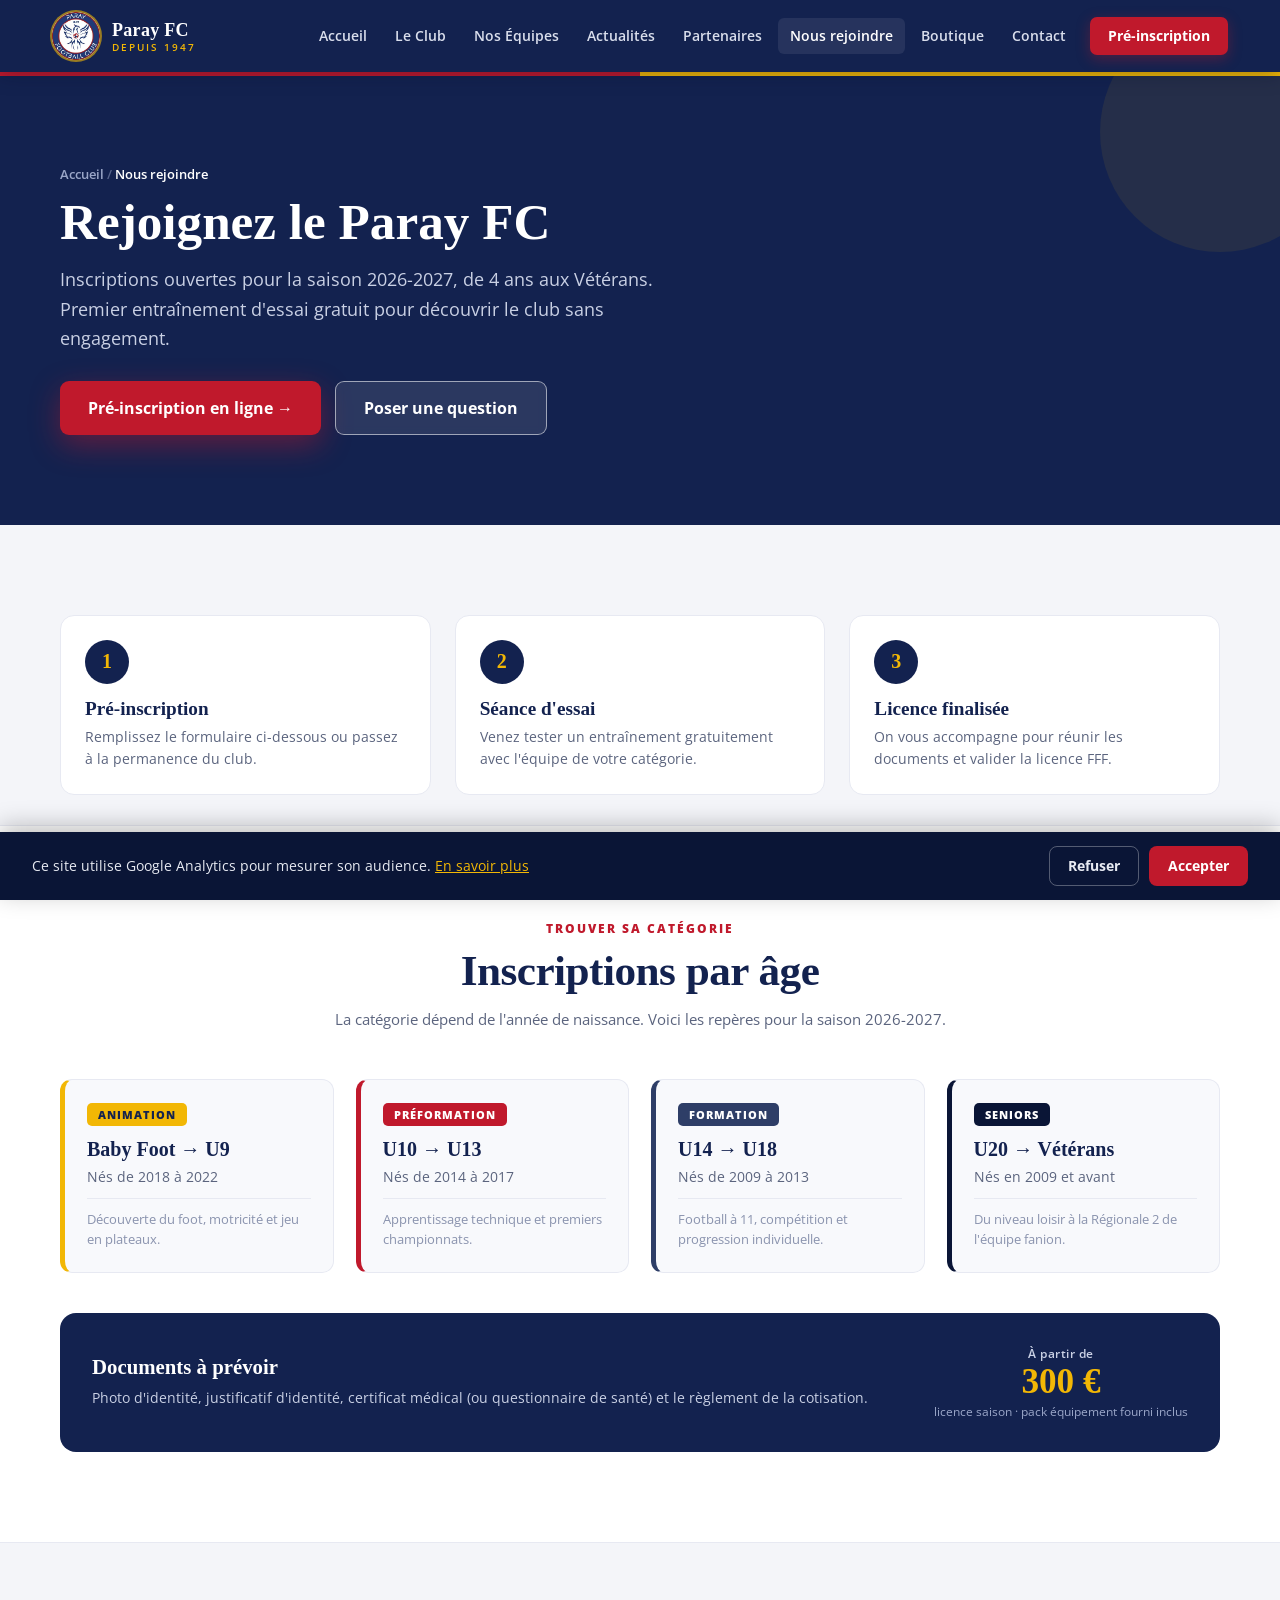
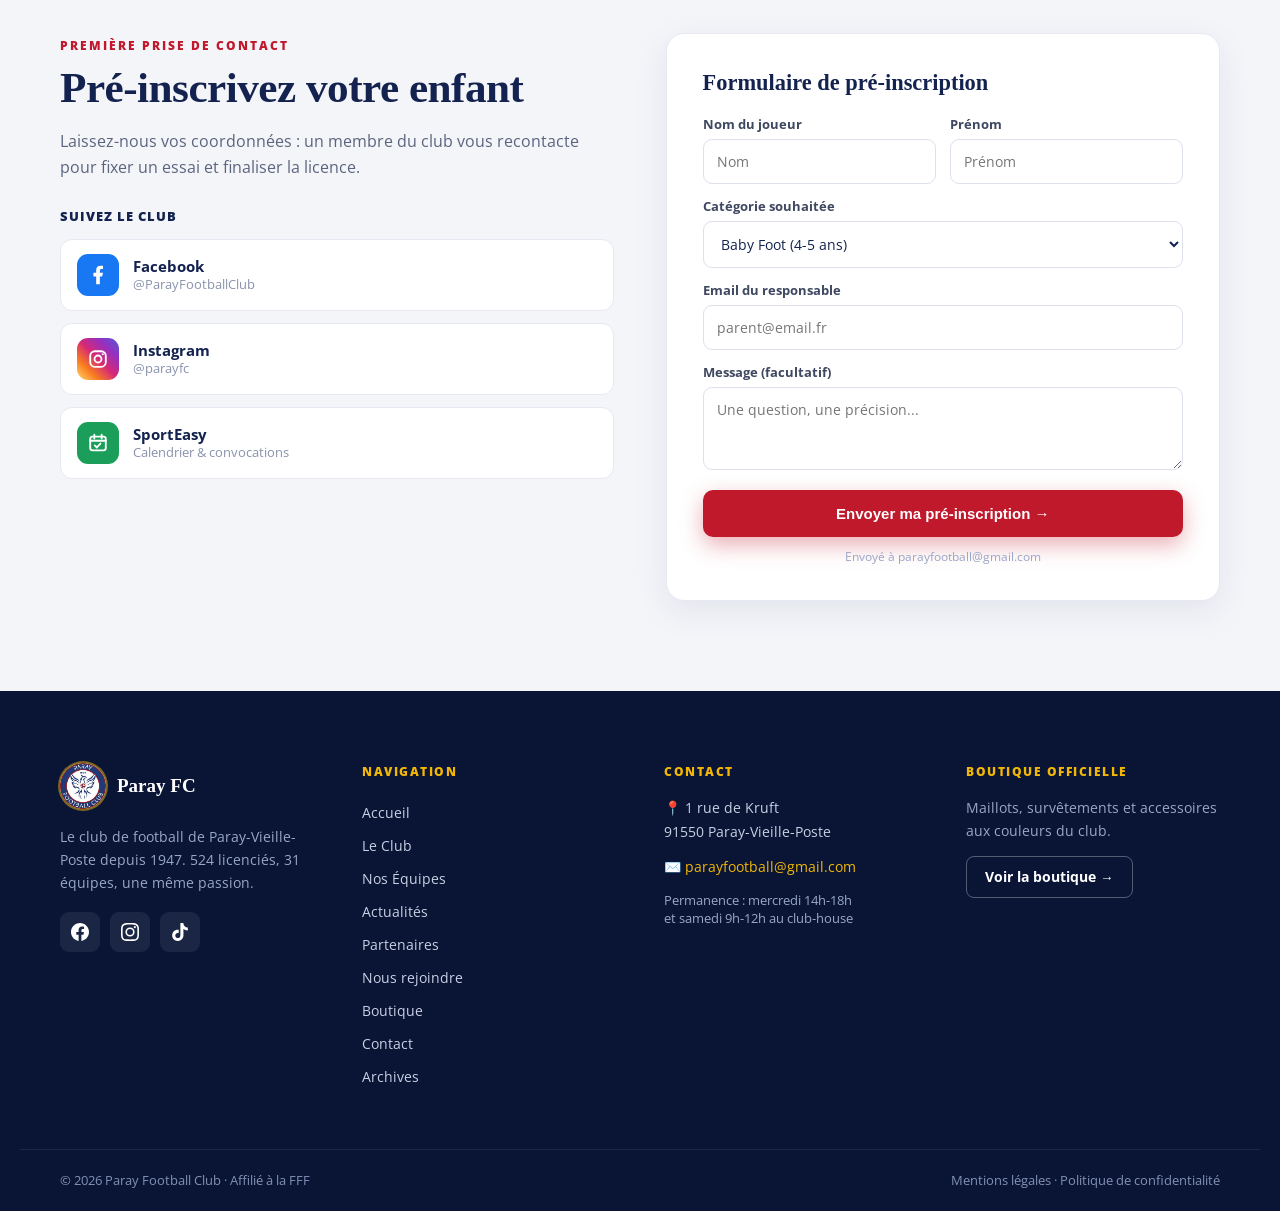
<file: rejoindre.html>
<!DOCTYPE html>
<html lang="fr">
<head>
  <meta charset="utf-8">
  <meta name="viewport" content="width=device-width, initial-scale=1">
  <title>Nous rejoindre — Paray FC</title>
  <meta name="description" content="Inscriptions 2026-2027 au Paray FC : étapes, catégories par âge, documents, et formulaire de pré-inscription en ligne.">
  <link rel="preconnect" href="https://fonts.googleapis.com">
  <link rel="preconnect" href="https://fonts.gstatic.com" crossorigin>
  <link href="https://fonts.googleapis.com/css2?family=Open+Sans:ital,wght@0,400;0,500;0,600;0,700;0,800;1,400&display=swap" rel="stylesheet">
  <link rel="stylesheet" href="css/style.css">
</head>
<body>

  <header class="site-header">
    <nav class="nav">
      <a href="index.html#accueil" class="nav__logo">
        <img src="images/logo-paray.webp" data-config-src="logoUrl" alt="Logo Paray FC" class="logo-img">
        <span class="logo-text">
          <span class="logo-name" data-config="clubName">Paray FC</span>
          <span class="logo-since" data-config="since">DEPUIS 1947</span>
        </span>
      </a>
      <div class="nav__links">
        <a href="index.html#accueil" class="nav__link">Accueil</a>
        <a href="club.html" class="nav__link">Le Club</a>
        <a href="equipes.html" class="nav__link">Nos Équipes</a>
        <a href="actualites.html" class="nav__link">Actualités</a>
        <a href="partenaires.html" class="nav__link">Partenaires</a>
        <a href="rejoindre.html" class="nav__link is-active">Nous rejoindre</a>
        <a href="boutique.html" class="nav__link">Boutique</a>
        <a href="contact.html" class="nav__link">Contact</a>
        <a href="#preinscription" class="nav__cta">Pré-inscription</a>
      </div>
      <button class="nav__burger" data-burger aria-label="Menu" aria-expanded="false" aria-controls="mobile-menu">
        <span><span></span><span></span><span></span></span>
      </button>
    </nav>
    <div class="mobile-menu" id="mobile-menu" data-mobile-menu>
      <a href="index.html#accueil" class="mobile-menu__link">Accueil</a>
      <a href="club.html" class="mobile-menu__link">Le Club</a>
      <a href="equipes.html" class="mobile-menu__link">Nos Équipes</a>
      <a href="actualites.html" class="mobile-menu__link">Actualités</a>
      <a href="partenaires.html" class="mobile-menu__link">Partenaires</a>
      <a href="rejoindre.html" class="mobile-menu__link">Nous rejoindre</a>
      <a href="boutique.html" class="mobile-menu__link">Boutique</a>
      <a href="contact.html" class="mobile-menu__link">Contact</a>
      <a href="#preinscription" class="mobile-menu__cta">Pré-inscription</a>
    </div>
  </header>

  <!-- ============ EN-TÊTE ============ -->
  <section class="page-hero">
    <div class="page-hero__inner">
      <span class="breadcrumb"><a href="index.html">Accueil</a> <span class="sep">/</span> <span class="current">Nous rejoindre</span></span>
      <h1>Rejoignez le Paray FC</h1>
      <p>Inscriptions ouvertes pour la saison 2026-2027, de 4 ans aux Vétérans. Premier entraînement d'essai gratuit pour découvrir le club sans engagement.</p>
      <div class="page-hero__actions">
        <a href="#preinscription" class="btn btn--primary">Pré-inscription en ligne →</a>
        <a href="contact.html" class="btn btn--ghost">Poser une question</a>
      </div>
    </div>
  </section>

  <!-- ============ ÉTAPES ============ -->
  <section class="section" style="padding-bottom:clamp(20px,3vw,30px);">
    <div class="steps-grid">
      <div class="step-card">
        <span class="step-num">1</span>
        <h3>Pré-inscription</h3>
        <p>Remplissez le formulaire ci-dessous ou passez à la permanence du club.</p>
      </div>
      <div class="step-card">
        <span class="step-num">2</span>
        <h3>Séance d'essai</h3>
        <p>Venez tester un entraînement gratuitement avec l'équipe de votre catégorie.</p>
      </div>
      <div class="step-card">
        <span class="step-num">3</span>
        <h3>Licence finalisée</h3>
        <p>On vous accompagne pour réunir les documents et valider la licence FFF.</p>
      </div>
    </div>
  </section>

  <!-- ============ INSCRIPTIONS PAR ÂGE ============ -->
  <section class="section--band">
    <div class="section">
      <div class="section-center">
        <span class="eyebrow">TROUVER SA CATÉGORIE</span>
        <h2 class="section-title">Inscriptions par âge</h2>
        <p>La catégorie dépend de l'année de naissance. Voici les repères pour la saison 2026-2027.</p>
      </div>
      <div class="cats-grid">
        <div class="cat-card" style="border-left-color:var(--accent);">
          <span class="cat-pole" style="background:var(--accent);color:var(--primary);">ANIMATION</span>
          <h3 class="cat-range">Baby Foot → U9</h3>
          <p class="cat-born">Nés de 2018 à 2022</p>
          <p class="cat-note">Découverte du foot, motricité et jeu en plateaux.</p>
        </div>
        <div class="cat-card" style="border-left-color:var(--secondary);">
          <span class="cat-pole" style="background:var(--secondary);color:#fff;">PRÉFORMATION</span>
          <h3 class="cat-range">U10 → U13</h3>
          <p class="cat-born">Nés de 2014 à 2017</p>
          <p class="cat-note">Apprentissage technique et premiers championnats.</p>
        </div>
        <div class="cat-card" style="border-left-color:var(--navy-text);">
          <span class="cat-pole" style="background:var(--navy-text);color:#fff;">FORMATION</span>
          <h3 class="cat-range">U14 → U18</h3>
          <p class="cat-born">Nés de 2009 à 2013</p>
          <p class="cat-note">Football à 11, compétition et progression individuelle.</p>
        </div>
        <div class="cat-card" style="border-left-color:var(--navy-dark);">
          <span class="cat-pole" style="background:var(--navy-dark);color:#fff;">SENIORS</span>
          <h3 class="cat-range">U20 → Vétérans</h3>
          <p class="cat-born">Nés en 2009 et avant</p>
          <p class="cat-note">Du niveau loisir à la Régionale 2 de l'équipe fanion.</p>
        </div>
      </div>
      <div class="docs-band">
        <div class="docs-band__txt">
          <h3>Documents à prévoir</h3>
          <p>Photo d'identité, justificatif d'identité, certificat médical (ou questionnaire de santé) et le règlement de la cotisation.</p>
        </div>
        <div class="docs-band__price">
          <span class="from">À partir de</span>
          <span class="amount">300 €</span>
          <span class="note">licence saison · pack équipement fourni inclus</span>
        </div>
      </div>
    </div>
  </section>

  <!-- ============ FORMULAIRE PRÉ-INSCRIPTION ============ -->
  <section id="preinscription" class="section" style="scroll-margin-top:80px;">
    <div class="split-grid">
      <div>
        <span class="eyebrow">PREMIÈRE PRISE DE CONTACT</span>
        <h2 class="section-title">Pré-inscrivez votre enfant</h2>
        <p class="lead">Laissez-nous vos coordonnées : un membre du club vous recontacte pour fixer un essai et finaliser la licence.</p>
        <h3 class="subhead">SUIVEZ LE CLUB</h3>
        <div class="socials-list">
          <a href="#" data-config-href="social.facebook" target="_blank" rel="noopener" class="social-row">
            <span class="social-row__icon" style="background:#1877F2;"><svg viewBox="0 0 24 24" width="22" height="22" fill="#fff" aria-hidden="true"><path d="M14 13.5h2.5l1-4H14v-2c0-1.03 0-2 2-2h1.5V2.14c-.326-.043-1.557-.14-2.857-.14C11.928 2 10 3.657 10 6.7v2.8H7v4h3V22h4v-8.5z"/></svg></span>
            <div><span class="social-row__name">Facebook</span><span class="social-row__handle">@ParayFootballClub</span></div>
          </a>
          <a href="#" data-config-href="social.instagram" target="_blank" rel="noopener" class="social-row">
            <span class="social-row__icon" style="background:linear-gradient(45deg,#feda75,#fa7e1e,#d62976,#962fbf,#4f5bd5);"><svg viewBox="0 0 24 24" width="22" height="22" fill="none" stroke="#fff" stroke-width="2" aria-hidden="true"><rect x="3.5" y="3.5" width="17" height="17" rx="5"/><circle cx="12" cy="12" r="3.8"/><circle cx="17.2" cy="6.8" r="1.2" fill="#fff" stroke="none"/></svg></span>
            <div><span class="social-row__name">Instagram</span><span class="social-row__handle">@parayfc</span></div>
          </a>
          <a href="#" target="_blank" rel="noopener" class="social-row">
            <span class="social-row__icon" style="background:#1B9E5A;"><svg viewBox="0 0 24 24" width="22" height="22" fill="none" stroke="#fff" stroke-width="2" aria-hidden="true"><rect x="3.5" y="5" width="17" height="15" rx="2.5"/><path d="M3.5 9.5h17M8 3v4M16 3v4" stroke-linecap="round"/><path d="M8.5 14.7l2.2 2.2 4-4.3" stroke-linecap="round" stroke-linejoin="round"/></svg></span>
            <div><span class="social-row__name">SportEasy</span><span class="social-row__handle">Calendrier &amp; convocations</span></div>
          </a>
        </div>
      </div>

      <div class="form-card">
        <div class="form-success" data-form-success hidden>
          <span class="form-success__icon">✓</span>
          <h3>Pré-inscription envoyée !</h3>
          <p>Merci ! Le club vous recontacte rapidement pour organiser un essai.</p>
        </div>
        <!-- Pour un envoi réel : ajoutez action="https://formspree.io/f/VOTRE_ID" method="POST" et retirez data-demo-form -->
        <form data-demo-form>
          <h3>Formulaire de pré-inscription</h3>
          <div class="form-row">
            <label class="field">Nom du joueur<input name="nom" required placeholder="Nom"></label>
            <label class="field">Prénom<input name="prenom" required placeholder="Prénom"></label>
          </div>
          <label class="field block">Catégorie souhaitée
            <select name="categorie">
              <option>Baby Foot (4-5 ans)</option>
              <option>Animation — U6 à U9</option>
              <option>Préformation — U10 à U13</option>
              <option>Formation — U14 à U18</option>
              <option>Seniors / U20</option>
              <option>Vétérans</option>
              <option>Je ne sais pas encore</option>
            </select>
          </label>
          <label class="field block">Email du responsable<input name="email" type="email" required placeholder="parent@email.fr"></label>
          <label class="field block">Message (facultatif)<textarea name="message" rows="3" placeholder="Une question, une précision..."></textarea></label>
          <button type="submit" class="form-submit">Envoyer ma pré-inscription →</button>
          <p class="form-note">Envoyé à parayfootball@gmail.com</p>
        </form>
      </div>
    </div>
  </section>

  <footer class="site-footer">
    <div class="footer-grid">
      <div class="footer-club">
        <div class="footer-club__top">
          <img src="images/logo-paray.webp" data-config-src="logoUrl" alt="Logo Paray FC" class="footer-club__logo">
          <span class="footer-club__name" data-config="clubName">Paray FC</span>
        </div>
        <p class="footer-club__text" data-config="aboutText">Le club de football de Paray-Vieille-Poste depuis 1947. 524 licenciés, 31 équipes, une même passion.</p>
        <div class="social">
          <a href="#" data-config-href="social.facebook" aria-label="Facebook" class="social__link"><svg viewBox="0 0 24 24" aria-hidden="true"><path d="M24 12.073c0-6.627-5.373-12-12-12s-12 5.373-12 12c0 5.99 4.388 10.954 10.125 11.854v-8.385H7.078v-3.47h3.047V9.43c0-3.007 1.792-4.669 4.533-4.669 1.312 0 2.686.235 2.686.235v2.953H15.83c-1.491 0-1.956.925-1.956 1.874v2.25h3.328l-.532 3.47h-2.796v8.385C19.612 23.027 24 18.062 24 12.073z"/></svg></a>
          <a href="#" data-config-href="social.instagram" aria-label="Instagram" class="social__link"><svg viewBox="0 0 24 24" aria-hidden="true"><path d="M12 2.163c3.204 0 3.584.012 4.85.07 3.252.148 4.771 1.691 4.919 4.919.058 1.265.069 1.645.069 4.849 0 3.205-.012 3.584-.069 4.849-.149 3.225-1.664 4.771-4.919 4.919-1.266.058-1.644.07-4.85.07-3.204 0-3.584-.012-4.849-.07-3.26-.149-4.771-1.699-4.919-4.92-.058-1.265-.07-1.644-.07-4.849 0-3.204.013-3.583.07-4.849.149-3.227 1.664-4.771 4.919-4.919 1.266-.057 1.645-.069 4.849-.069zm0-2.163C8.741 0 8.333.014 7.053.072 2.695.272.273 2.69.073 7.052.014 8.333 0 8.741 0 12c0 3.259.014 3.668.072 4.948.2 4.358 2.618 6.78 6.98 6.98C8.333 23.986 8.741 24 12 24c3.259 0 3.668-.014 4.948-.072 4.354-.2 6.782-2.618 6.979-6.98.059-1.28.073-1.689.073-4.948 0-3.259-.014-3.667-.072-4.947-.196-4.354-2.617-6.78-6.979-6.98C15.668.014 15.259 0 12 0zm0 5.838a6.162 6.162 0 100 12.324 6.162 6.162 0 000-12.324zM12 16a4 4 0 110-8 4 4 0 010 8zm6.406-11.845a1.44 1.44 0 100 2.881 1.44 1.44 0 000-2.881z"/></svg></a>
          <a href="#" data-config-href="social.tiktok" aria-label="TikTok" class="social__link"><svg viewBox="0 0 24 24" aria-hidden="true"><path d="M12.525.02c1.31-.02 2.61-.01 3.91-.02.08 1.53.63 3.09 1.75 4.17 1.12 1.11 2.7 1.62 4.24 1.79v4.03c-1.44-.05-2.89-.35-4.2-.97-.57-.26-1.1-.59-1.62-.93-.01 2.92.01 5.84-.02 8.75-.08 1.4-.54 2.79-1.35 3.94-1.31 1.92-3.58 3.17-5.91 3.21-1.43.08-2.86-.31-4.08-1.03-2.02-1.19-3.44-3.37-3.65-5.71-.02-.5-.03-1-.01-1.49.18-1.9 1.12-3.72 2.58-4.96 1.66-1.44 3.98-2.13 6.15-1.72.02 1.48-.04 2.96-.04 4.44-.99-.32-2.15-.23-3.02.37-.63.41-1.11 1.04-1.36 1.75-.21.51-.15 1.07-.14 1.61.24 1.64 1.82 3.02 3.5 2.87 1.12-.01 2.19-.66 2.77-1.61.19-.33.4-.67.41-1.06.1-1.79.06-3.57.07-5.36.01-4.03-.01-8.05.02-12.07z"/></svg></a>
        </div>
      </div>
      <div class="footer-col">
        <h4 class="footer-col__title">Navigation</h4>
        <a href="index.html#accueil" class="footer-link">Accueil</a>
        <a href="club.html" class="footer-link">Le Club</a>
        <a href="equipes.html" class="footer-link">Nos Équipes</a>
        <a href="actualites.html" class="footer-link">Actualités</a>
        <a href="partenaires.html" class="footer-link">Partenaires</a>
        <a href="rejoindre.html" class="footer-link">Nous rejoindre</a>
        <a href="boutique.html" class="footer-link">Boutique</a>
        <a href="contact.html" class="footer-link">Contact</a>
      </div>
      <div class="footer-col">
        <h4 class="footer-col__title">Contact</h4>
        <p class="footer-contact">📍 <span data-config-html="addressHtml">1 rue de Kruft<br>91550 Paray-Vieille-Poste</span></p>
        <p class="footer-contact" data-config-show="phone" hidden>📞 <a data-config="phone" data-config-href="telHref" href="#"></a></p>
        <p class="footer-contact" style="margin-top:12px;">✉️ <a href="mailto:parayfootball@gmail.com" data-config="email" data-config-href="emailHref">parayfootball@gmail.com</a></p>
        <p class="footer-contact--muted">Permanence : mercredi 14h-18h<br>et samedi 9h-12h au club-house</p>
      </div>
      <div class="footer-col footer-shop">
        <h4 class="footer-col__title">Boutique officielle</h4>
        <p>Maillots, survêtements et accessoires aux couleurs du club.</p>
        <a href="boutique.html" data-config-href="shopUrl" class="footer-shop__btn">Voir la boutique →</a>
      </div>
    </div>
    <div class="footer-bottom">
      <span>© 2026 Paray Football Club · Affilié à la FFF</span>
      <span>Mentions légales · Politique de confidentialité</span>
    </div>
  </footer>

  <script src="js/config.js"></script>
  <script src="js/main.js"></script>
</body>
</html>
</file>
<file: css/style.css>
/* ===================================================================
   PARAY FC — Feuille de styles globale
   Couleurs club : navy #13224F · rouge #C0192C · or #F2B705
   =================================================================== */

:root {
  /* Couleurs pilotées par js/config.js (CONFIG.colors).
     Modifiez-les dans config.js, pas ici. */
  --primary:     #13224F;
  --secondary:   #C0192C;
  --accent:      #F2B705;

  --navy:        var(--primary);
  /* Nuances dérivées du primary : suivent automatiquement la couleur du club */
  --navy-dark:   color-mix(in oklab, var(--primary), #000 22%);
  --navy-text:   color-mix(in oklab, var(--primary), #fff 14%);
  --bg:          #F4F5F9;
  --red:         var(--secondary);
  --gold:        var(--accent);
  --white:       #ffffff;
  --grey-text:   #5B647E;
  --grey-soft:   #9AA6C8;
  --border:      #E7E9F2;
  --maxw:        1240px;
}

/* ---------- Reset ---------- */
* { box-sizing: border-box; margin: 0; padding: 0; }
html { scroll-behavior: smooth; }
body {
  font-family: 'Open Sans', -apple-system, BlinkMacSystemFont, 'Segoe UI', sans-serif;
  background: var(--bg);
  color: var(--navy-text);
  -webkit-font-smoothing: antialiased;
  overflow-x: hidden;
}
a { text-decoration: none; color: inherit; }
img { display: block; max-width: 100%; }
::selection { background: var(--gold); color: var(--navy-text); }

@keyframes pvfc-pulse { 0%,100%{ opacity:1; } 50%{ opacity:.45; } }

/* ---------- Utilitaires ---------- */
.container { max-width: var(--maxw); margin: 0 auto; }
.serif { font-family: Cambria, Georgia, serif; }

.eyebrow {
  font-size: 12px; font-weight: 800; letter-spacing: 2px; color: var(--red);
  text-transform: uppercase;
}
.section-title {
  font-family: Cambria, Georgia, serif; font-weight: 700;
  font-size: clamp(1.8rem, 4.5vw, 2.7rem); color: var(--navy);
  margin-top: 8px; letter-spacing: -.5px;
}

/* Emplacements d'images (remplacent les anciens <image-slot>) */
.img-placeholder {
  position: absolute; inset: 0; width: 100%; height: 100%;
  background:
    linear-gradient(135deg, rgb(from var(--primary) r g b / .12), rgb(from var(--primary) r g b / .04)),
    repeating-linear-gradient(45deg, #e9ecf5 0 12px, #eef1f8 12px 24px);
  display: flex; align-items: center; justify-content: center; text-align: center;
  color: #8A93AE; font-size: 12px; font-weight: 600; padding: 12px;
}
.img-placeholder img { width: 100%; height: 100%; object-fit: cover; }

/* ===================================================================
   BOUTONS
   =================================================================== */
.btn {
  display: inline-flex; align-items: center; gap: 9px;
  font-size: 16px; font-weight: 700; padding: 15px 28px;
  border-radius: 9px; border: none; cursor: pointer; transition: all .15s;
}
.btn--primary { background: var(--red); color: var(--white); box-shadow: 0 10px 30px rgb(from var(--secondary) r g b / .45); }
.btn--primary:hover { transform: translateY(-2px); }
.btn--ghost {
  background: rgba(255,255,255,.1); backdrop-filter: blur(4px);
  border: 1.5px solid rgba(255,255,255,.55); color: var(--white);
}
.btn--ghost:hover { background: rgba(255,255,255,.2); }
.btn--navy { background: var(--navy); color: var(--white); }

/* ===================================================================
   NAVIGATION
   =================================================================== */
.site-header {
  position: sticky; top: 0; z-index: 100;
  background: var(--navy); box-shadow: 0 2px 18px rgba(8,15,40,.35);
}
.nav {
  max-width: var(--maxw); margin: 0 auto;
  display: flex; align-items: center; justify-content: space-between;
  padding: 0 clamp(16px, 4vw, 32px); height: 72px;
}
.nav__logo { display: flex; align-items: center; gap: 12px; }
.logo-img {
  width: 48px; height: 48px; border-radius: 50%; flex: none;
  background: var(--white); object-fit: cover;
  box-shadow: 0 0 0 2px rgb(from var(--accent) r g b / .6);
}
.logo-text { display: flex; flex-direction: column; line-height: 1; flex: none; }
.logo-name {
  font-family: Cambria, Georgia, serif; font-weight: 700; font-size: 18px;
  color: var(--white); letter-spacing: .3px; white-space: nowrap;
}
.logo-since {
  font-size: 10px; color: var(--gold); font-weight: 600; letter-spacing: 2px;
  margin-top: 3px; white-space: nowrap;
}

.nav__links { display: flex; align-items: center; gap: 4px; }
.nav__link {
  font-size: 13.5px; font-weight: 600; color: #D9DEEC;
  padding: 9px 12px; border-radius: 6px; transition: all .15s;
}
.nav__link:hover, .nav__link.is-active { color: var(--white); background: rgba(255,255,255,.08); }
.nav__cta {
  margin-left: 8px; background: var(--red); color: var(--white);
  font-size: 13.5px; font-weight: 700; padding: 10px 18px; border-radius: 7px;
  box-shadow: 0 4px 14px rgb(from var(--secondary) r g b / .35); transition: background .15s;
}
.nav__cta:hover { background: #a81423; }

/* Bouton hamburger */
.nav__burger {
  background: none; border: none; cursor: pointer;
  width: 42px; height: 42px; display: none; place-items: center;
}
.nav__burger span { display: flex; flex-direction: column; gap: 5px; }
.nav__burger span span {
  display: block; width: 24px; height: 2.5px; background: var(--white); border-radius: 2px;
}

/* Menu mobile déroulant */
.mobile-menu {
  background: var(--navy-dark); border-top: 1px solid rgba(255,255,255,.08);
  padding: 8px 16px 18px; display: none;
}
.mobile-menu.is-open { display: block; }
.mobile-menu__link {
  display: block; font-size: 15px; font-weight: 600; color: #E4E8F2;
  padding: 13px 8px; border-bottom: 1px solid rgba(255,255,255,.06);
}
.mobile-menu__cta {
  display: block; text-align: center; margin-top: 14px;
  background: var(--red); color: var(--white); font-size: 15px; font-weight: 700;
  padding: 14px; border-radius: 8px;
}

/* Bascule responsive */
@media (max-width: 767px) {
  .nav__links { display: none; }
  .nav__burger { display: grid; }
}

/* ===================================================================
   HERO
   =================================================================== */
.hero {
  position: relative; min-height: clamp(520px, 82vh, 760px);
  display: flex; align-items: flex-end; overflow: hidden;
}
.hero__overlay {
  position: absolute; inset: 0;
  background: linear-gradient(180deg, rgb(from var(--primary) r g b / .55) 0%, rgb(from var(--primary) r g b / .45) 35%, rgb(from var(--navy-dark) r g b / .92) 100%);
}
.hero__stripe {
  position: absolute; top: 0; left: 0; right: 0; height: 4px; z-index: 2;
  background: linear-gradient(90deg, var(--red) 0%, var(--red) 50%, var(--gold) 50%, var(--gold) 100%);
}
.hero__content {
  position: relative; z-index: 3; width: 100%; max-width: var(--maxw);
  margin: 0 auto; padding: 0 clamp(20px, 5vw, 40px) clamp(40px, 7vw, 72px);
}
.badge {
  display: inline-flex; align-items: center; gap: 8px;
  background: rgb(from var(--accent) r g b / .16); border: 1px solid rgb(from var(--accent) r g b / .5);
  color: var(--gold); font-size: 12px; font-weight: 700; letter-spacing: 1.5px;
  padding: 7px 14px; border-radius: 30px;
}
.hero__title {
  font-family: Cambria, Georgia, serif; font-weight: 700; color: var(--white);
  font-size: clamp(2.3rem, 6.5vw, 4.6rem); line-height: 1.04; letter-spacing: -1px;
  margin: 18px 0 0; max-width: 14ch; text-shadow: 0 2px 30px rgba(0,0,0,.4);
}
.hero__text {
  color: #D9DEEC; font-size: clamp(1rem, 2.2vw, 1.3rem); font-weight: 400;
  line-height: 1.55; margin: 18px 0 0; max-width: 48ch;
}
.hero__actions { display: flex; flex-wrap: wrap; gap: 14px; margin-top: 30px; }

/* ===================================================================
   BANDEAU PROCHAIN MATCH
   =================================================================== */
.match-banner { background: var(--red); color: var(--white); }
.match-banner__inner {
  max-width: var(--maxw); margin: 0 auto;
  padding: clamp(16px, 3vw, 22px) clamp(20px, 5vw, 40px);
  display: flex; flex-wrap: wrap; align-items: center; gap: clamp(14px, 4vw, 40px);
}
.match-label { display: flex; align-items: center; gap: 10px; flex: none; font-weight: 800; font-size: 12px; letter-spacing: 2px; }
.pulse-dot { width: 9px; height: 9px; border-radius: 50%; background: var(--gold); animation: pvfc-pulse 1.6s ease-in-out infinite; }
.match-info { display: flex; flex-wrap: wrap; align-items: center; gap: clamp(12px, 3vw, 34px); flex: 1; min-width: 220px; }
.match-meta { font-size: 11px; font-weight: 600; color: #F6C9CF; letter-spacing: .5px; }
.match-teams { font-family: Cambria, Georgia, serif; font-size: clamp(1.05rem, 2.6vw, 1.5rem); font-weight: 700; margin-top: 3px; }
.match-teams .vs { color: var(--gold); }
.match-place { font-size: 12.5px; font-weight: 500; color: #F6C9CF; display: flex; align-items: center; gap: 6px; }
.match-cta {
  flex: none; background: var(--white); color: var(--red);
  font-size: 13px; font-weight: 800; padding: 11px 20px; border-radius: 8px; transition: transform .15s;
}
.match-cta:hover { transform: translateY(-2px); }

/* ===================================================================
   STATISTIQUES
   =================================================================== */
.stats { background: var(--navy); }
.stats__grid {
  max-width: var(--maxw); margin: 0 auto;
  padding: clamp(32px, 5vw, 52px) clamp(20px, 5vw, 40px);
  display: grid; grid-template-columns: repeat(auto-fit, minmax(150px, 1fr));
  gap: clamp(20px, 4vw, 40px); text-align: center;
}
.stat { display: flex; flex-direction: column; align-items: center; }
.stat__value { font-family: Cambria, Georgia, serif; font-weight: 700; font-size: clamp(2.4rem, 5.5vw, 3.4rem); color: var(--gold); line-height: 1; }
.stat__label { font-size: 13px; font-weight: 600; color: var(--white); margin-top: 10px; text-transform: uppercase; letter-spacing: 1px; }
.stat__sub { font-size: 12px; color: var(--grey-soft); margin-top: 4px; }

/* ===================================================================
   SECTIONS GÉNÉRIQUES
   =================================================================== */
.section { max-width: var(--maxw); margin: 0 auto; padding: clamp(56px, 8vw, 90px) clamp(20px, 5vw, 40px); }
.section--band { background: var(--white); border-top: 1px solid var(--border); border-bottom: 1px solid var(--border); }
.section--soft { background: #EEF2FB; border-top: 1px solid var(--border); border-bottom: 1px solid var(--border); }
.section-head {
  display: flex; flex-wrap: wrap; align-items: flex-end; justify-content: space-between;
  gap: 16px; margin-bottom: clamp(28px, 4vw, 44px);
}
.section-center { text-align: center; max-width: 640px; margin: 0 auto clamp(32px, 4vw, 48px); }
.section-center p { font-size: 15px; color: var(--grey-text); line-height: 1.6; margin-top: 12px; }
.link-more { font-size: 14px; font-weight: 700; color: var(--navy-text); border-bottom: 2px solid var(--gold); padding-bottom: 3px; }

/* ---------- Actualités ---------- */
.news-grid { display: grid; grid-template-columns: repeat(auto-fit, minmax(290px, 1fr)); gap: clamp(20px, 3vw, 30px); }
.news-card {
  display: flex; flex-direction: column; background: var(--white);
  border-radius: 14px; overflow: hidden; box-shadow: 0 6px 24px rgb(from var(--primary) r g b / .08);
  border: 1px solid var(--border); transition: transform .18s, box-shadow .18s;
}
.news-card:hover { transform: translateY(-5px); box-shadow: 0 16px 40px rgb(from var(--primary) r g b / .16); }
.news-card__media { position: relative; height: 190px; }
.news-card__cat {
  position: absolute; top: 12px; left: 12px; z-index: 2; color: var(--white);
  font-size: 11px; font-weight: 800; letter-spacing: .8px; padding: 6px 11px; border-radius: 6px;
}
.news-card__body { padding: 20px 22px 24px; display: flex; flex-direction: column; flex: 1; }
.news-card__date { font-size: 12px; font-weight: 600; color: #8A93AE; }
.news-card__title { font-family: Cambria, Georgia, serif; font-weight: 700; font-size: 1.22rem; color: var(--navy); line-height: 1.3; margin: 8px 0 0; }
.news-card__excerpt { font-size: 14px; color: var(--grey-text); line-height: 1.6; margin-top: 10px; flex: 1; }
.news-card__more { font-size: 13px; font-weight: 700; color: var(--red); margin-top: 16px; }

/* ---------- Équipes par pôle ---------- */
.poles-grid { display: grid; grid-template-columns: repeat(auto-fit, minmax(240px, 1fr)); gap: clamp(18px, 3vw, 26px); }
.pole-card {
  display: flex; flex-direction: column; background: #F8F9FC;
  border-radius: 14px; overflow: hidden; border: 1px solid var(--border);
  border-top: 5px solid var(--navy); transition: transform .18s, box-shadow .18s;
}
.pole-card:hover { transform: translateY(-5px); box-shadow: 0 16px 40px rgb(from var(--primary) r g b / .12); }
.pole-card__media { position: relative; height: 150px; }
.pole-card__body { padding: 18px 20px 22px; }
.pole-range { display: inline-block; font-size: 11px; font-weight: 800; letter-spacing: 1px; color: var(--white); padding: 4px 10px; border-radius: 5px; }
.pole-name { font-family: Cambria, Georgia, serif; font-weight: 700; font-size: 1.3rem; color: var(--navy); margin-top: 12px; }
.pole-teams { font-size: 13.5px; color: var(--grey-text); line-height: 1.55; margin-top: 6px; }

/* ---------- Partenaires ---------- */
.tier { margin-bottom: clamp(26px, 4vw, 42px); }
.tier__head { display: flex; align-items: center; gap: 14px; margin-bottom: 18px; }
.tier__chip { width: 14px; height: 14px; border-radius: 50%; flex: none; }
.tier__name { font-family: Cambria, Georgia, serif; font-weight: 700; font-size: clamp(1.1rem, 2.5vw, 1.4rem); color: var(--navy); }
.tier__line { flex: 1; height: 1px; background: #E0E3EE; }
.tier__logos { display: flex; flex-wrap: wrap; gap: 16px; align-items: stretch; }
.partner-logo {
  display: flex; align-items: center; justify-content: center; text-align: center;
  padding: 16px; background: var(--white); border: 1px solid var(--border);
  border-radius: 12px; box-shadow: 0 3px 14px rgb(from var(--primary) r g b / .05);
}
.partner-logo span { font-family: Cambria, Georgia, serif; font-weight: 700; color: var(--navy-text); line-height: 1.25; }

/* ===================================================================
   DOUBLE CALL-TO-ACTION
   =================================================================== */
.cta-section { background: #F8F9FC; border-top: 1px solid var(--border); }
.cta-grid {
  max-width: var(--maxw); margin: 0 auto;
  padding: clamp(48px, 7vw, 80px) clamp(20px, 5vw, 40px);
  display: grid; grid-template-columns: repeat(auto-fit, minmax(300px, 1fr)); gap: clamp(20px, 3vw, 28px);
}
.cta-card { position: relative; overflow: hidden; border-radius: 18px; padding: clamp(30px, 4vw, 44px); }
.cta-card--join { background: var(--navy); color: var(--white); }
.cta-card--partner { background: var(--white); border: 1px solid var(--border); }
.cta-card__deco { position: absolute; top: -40px; right: -40px; width: 160px; height: 160px; border-radius: 50%; }
.cta-card__deco--gold { background: rgb(from var(--accent) r g b / .12); }
.cta-card__deco--red { background: rgb(from var(--secondary) r g b / .07); }
.cta-card h3 { font-family: Cambria, Georgia, serif; font-weight: 700; font-size: clamp(1.5rem, 3.5vw, 2rem); margin-top: 10px; line-height: 1.15; }
.cta-card--partner h3 { color: var(--navy); }
.cta-card p { font-size: 15px; line-height: 1.6; margin-top: 12px; max-width: 38ch; }
.cta-card--join p { color: #C9D0E4; }
.cta-card--partner p { color: var(--grey-text); }
.cta-card .eyebrow--gold { color: var(--gold); }
.cta-card__btn { display: inline-flex; margin-top: 22px; color: var(--white); font-size: 15px; font-weight: 700; padding: 14px 26px; border-radius: 9px; }
.cta-card__btn--red { background: var(--red); box-shadow: 0 8px 24px rgb(from var(--secondary) r g b / .4); }
.cta-card__btn--navy { background: var(--navy); }

/* ===================================================================
   FOOTER
   =================================================================== */
.site-footer { background: var(--navy-dark); color: #C9D0E4; }
.footer-grid {
  max-width: var(--maxw); margin: 0 auto;
  padding: clamp(48px, 6vw, 72px) clamp(20px, 5vw, 40px) 0;
  display: grid; grid-template-columns: repeat(auto-fit, minmax(200px, 1fr)); gap: clamp(28px, 4vw, 48px);
}
.footer-club__top { display: flex; align-items: center; gap: 11px; }
.footer-club__logo { width: 46px; height: 46px; border-radius: 50%; background: var(--white); object-fit: cover; box-shadow: 0 0 0 2px rgb(from var(--accent) r g b / .5); }
.footer-club__name { font-family: Cambria, Georgia, serif; font-weight: 700; font-size: 19px; color: var(--white); }
.footer-club__text { font-size: 14px; line-height: 1.65; margin-top: 16px; max-width: 30ch; color: var(--grey-soft); }
.social { display: flex; gap: 10px; margin-top: 18px; }
.social__link { display: grid; place-items: center; width: 40px; height: 40px; border-radius: 9px; background: rgba(255,255,255,.07); font-weight: 800; font-size: 14px; color: var(--white); transition: background .15s; }
.social__link svg { width: 18px; height: 18px; fill: currentColor; display: block; }
.social__link:hover { background: var(--red); }
.footer-col__title { font-size: 12px; font-weight: 800; letter-spacing: 1.5px; color: var(--gold); text-transform: uppercase; margin-bottom: 16px; }
.footer-link { display: block; font-size: 14px; color: #C9D0E4; padding: 7px 0; transition: color .15s; }
.footer-link:hover { color: var(--white); }
.footer-contact { font-size: 14px; line-height: 1.7; color: #C9D0E4; }
.footer-contact a { color: var(--gold); }
.footer-contact a:hover { text-decoration: underline; }
.footer-contact--muted { font-size: 13px; color: var(--grey-soft); margin-top: 12px; }
.footer-shop p { font-size: 14px; line-height: 1.65; color: var(--grey-soft); }
.footer-shop__btn { display: inline-flex; margin-top: 14px; border: 1.5px solid rgba(255,255,255,.3); color: var(--white); font-size: 13.5px; font-weight: 700; padding: 11px 18px; border-radius: 8px; transition: all .15s; }
.footer-shop__btn:hover { border-color: var(--gold); color: var(--gold); }
.footer-bottom {
  max-width: var(--maxw); margin: clamp(36px, 5vw, 56px) auto 0;
  padding: 22px clamp(20px, 5vw, 40px); border-top: 1px solid rgba(255,255,255,.08);
  display: flex; flex-wrap: wrap; gap: 10px; justify-content: space-between; align-items: center;
}
.footer-bottom span { font-size: 12.5px; color: #8390B5; }

/* ===================================================================
   PAGES INTERNES (gabarit « en construction »)
   =================================================================== */
.page-hero { background: var(--navy); color: var(--white); }
.page-hero__inner {
  max-width: var(--maxw); margin: 0 auto;
  padding: clamp(48px, 8vw, 90px) clamp(20px, 5vw, 40px);
}
.page-hero h1 { font-family: Cambria, Georgia, serif; font-weight: 700; font-size: clamp(2rem, 5vw, 3.2rem); margin-top: 10px; line-height: 1.1; }
.page-hero p { color: #C9D0E4; font-size: clamp(1rem, 2vw, 1.15rem); line-height: 1.6; margin-top: 14px; max-width: 60ch; }
.page-hero .eyebrow { color: var(--gold); }
.page-body { max-width: var(--maxw); margin: 0 auto; padding: clamp(48px, 7vw, 80px) clamp(20px, 5vw, 40px); }
.soon-card {
  background: var(--white); border: 1px solid var(--border); border-radius: 16px;
  padding: clamp(28px, 5vw, 48px); text-align: center; box-shadow: 0 6px 24px rgb(from var(--primary) r g b / .08);
}
.soon-card h2 { font-family: Cambria, Georgia, serif; font-weight: 700; font-size: clamp(1.4rem, 3vw, 2rem); color: var(--navy); }
.soon-card p { font-size: 15px; color: var(--grey-text); line-height: 1.6; margin-top: 12px; max-width: 50ch; margin-left: auto; margin-right: auto; }
.soon-card .btn { margin-top: 24px; }

/* ===================================================================
   PAGES INTERNES — Hero enrichi (filet or + fil d'Ariane)
   =================================================================== */
.page-hero { position: relative; overflow: hidden; }
.page-hero::before {
  content: ""; position: absolute; top: 0; left: 0; right: 0; height: 4px;
  background: linear-gradient(90deg, var(--red) 0%, var(--red) 50%, var(--gold) 50%, var(--gold) 100%);
}
.page-hero::after {
  content: ""; position: absolute; top: -60px; right: -60px;
  width: 240px; height: 240px; border-radius: 50%; background: rgb(from var(--accent) r g b / .08);
}
.page-hero__inner { position: relative; z-index: 2; }
.breadcrumb { font-size: 13px; color: var(--grey-soft); font-weight: 600; }
.breadcrumb a { color: var(--grey-soft); }
.breadcrumb a:hover { color: var(--gold); }
.breadcrumb .sep { opacity: .5; }
.breadcrumb .current { color: #fff; }
.page-hero__anchors { display: flex; flex-wrap: wrap; gap: 10px; margin-top: 26px; }

/* Hero en 2 colonnes avec logo (page Le Club) */
.page-hero__inner--split { display: grid; grid-template-columns: 1fr auto; align-items: center; gap: clamp(24px, 5vw, 56px); }
.page-hero__logo { width: 220px; max-width: 100%; height: auto; display: block; }
@media (max-width: 767px) {
  .page-hero__inner--split { grid-template-columns: 1fr; }
  .page-hero__media { justify-self: center; }
  .page-hero__logo { width: 140px; }
}

/* Pastilles d'ancrage (page Équipes) */
.anchor-pill {
  display: inline-flex; align-items: center; gap: 8px;
  background: rgba(255,255,255,.07); border: 1px solid rgba(255,255,255,.14);
  color: #fff; font-size: 13px; font-weight: 700; padding: 9px 16px;
  border-radius: 30px; transition: background .15s;
}
.anchor-pill:hover { background: rgba(255,255,255,.16); }
.anchor-pill .dot { width: 9px; height: 9px; border-radius: 50%; flex: none; }

/* Titre de section centré sur fond foncé */
.section-center--dark .section-title { color: #fff; }
.section-center--dark p { color: #C9D0E4; }
.section-center--dark .eyebrow { color: var(--gold); }

/* ===================================================================
   PAGE LE CLUB
   =================================================================== */
.club-grid { display: grid; grid-template-columns: repeat(auto-fit, minmax(300px, 1fr)); gap: clamp(32px, 5vw, 60px); align-items: start; }
.club-intro p { font-size: 15.5px; color: var(--grey-text); line-height: 1.7; margin-top: 16px; }
.club-photo { position: relative; margin-top: 24px; border-radius: 16px; overflow: hidden; aspect-ratio: 4/3; border: 1px solid var(--border); box-shadow: 0 8px 30px rgb(from var(--primary) r g b / .1); }

.timeline { padding-top: 6px; }
.timeline__item { position: relative; padding-left: 30px; padding-bottom: 26px; border-left: 2px solid #E0E3EE; margin-left: 7px; }
.timeline__dot { position: absolute; left: -9px; top: 1px; width: 16px; height: 16px; border-radius: 50%; border: 3px solid var(--bg); }
.timeline__year { font-family: Cambria, Georgia, serif; font-weight: 700; font-size: 1.35rem; line-height: 1; }
.timeline__title { font-size: 15px; font-weight: 700; color: var(--navy); margin-top: 6px; }
.timeline__text { font-size: 13.5px; color: var(--grey-text); line-height: 1.6; margin-top: 4px; }

.values-grid { display: grid; grid-template-columns: repeat(auto-fit, minmax(230px, 1fr)); gap: clamp(18px, 2.5vw, 26px); }
.value-card { background: #F8F9FC; border: 1px solid var(--border); border-radius: 14px; padding: 26px 24px; }
.value-num { display: grid; place-items: center; width: 46px; height: 46px; border-radius: 12px; font-family: Cambria, Georgia, serif; font-weight: 700; font-size: 20px; }
.value-card h3 { font-family: Cambria, Georgia, serif; font-weight: 700; font-size: 1.25rem; color: var(--navy); margin-top: 16px; }
.value-card p { font-size: 14px; color: var(--grey-text); line-height: 1.6; margin-top: 8px; }

.palmares-grid { display: grid; grid-template-columns: repeat(auto-fit, minmax(290px, 1fr)); gap: clamp(28px, 4vw, 56px); align-items: start; }
.palmares-intro p { font-size: 15.5px; color: var(--grey-text); line-height: 1.7; margin-top: 16px; }
.palmares-stats { display: flex; gap: 14px; margin-top: 24px; }
.palmares-stat { flex: 1; border-radius: 14px; padding: 20px; text-align: center; color: #fff; }
.palmares-stat__num { font-family: Cambria, Georgia, serif; font-weight: 700; font-size: 2rem; display: block; line-height: 1; }
.palmares-stat__label { font-size: 12px; margin-top: 6px; display: block; }
.palmares-list { display: flex; flex-direction: column; gap: 12px; }
.palmares-item { display: flex; align-items: center; gap: 16px; background: #fff; border: 1px solid var(--border); border-radius: 12px; padding: 16px 20px; box-shadow: 0 3px 14px rgb(from var(--primary) r g b / .05); }
.palmares-item__year { font-family: Cambria, Georgia, serif; font-weight: 700; font-size: 1.3rem; color: var(--red); flex: none; width: 64px; }
.palmares-item__sep { width: 1px; height: 34px; background: var(--border); flex: none; }
.palmares-item h3 { font-size: 15px; font-weight: 700; color: var(--navy); line-height: 1.25; }
.palmares-item span { font-size: 12.5px; color: #8A93AE; }

.staff-section { background: var(--navy-dark); color: #fff; }
.staff-grid { display: grid; grid-template-columns: repeat(auto-fit, minmax(220px, 1fr)); gap: clamp(18px, 2.5vw, 26px); }
.staff-card { background: var(--navy); border: 1px solid rgba(255,255,255,.08); border-radius: 16px; overflow: hidden; }
.staff-photo { position: relative; aspect-ratio: 1/1; background: var(--navy-text); }
.staff-card__body { padding: 18px 20px 22px; }
.staff-role { display: inline-block; font-size: 10.5px; font-weight: 800; letter-spacing: 1px; color: var(--navy-dark); background: var(--gold); padding: 4px 10px; border-radius: 5px; }
.staff-name { font-family: Cambria, Georgia, serif; font-weight: 700; font-size: 1.3rem; color: #fff; margin-top: 12px; }
.staff-bio { font-size: 13px; color: var(--grey-soft); line-height: 1.55; margin-top: 6px; }
.staff-note { text-align: center; font-size: 14px; color: var(--grey-soft); margin-top: clamp(28px, 4vw, 40px); }
.staff-note a { color: var(--gold); font-weight: 700; }
.staff-note a:hover { text-decoration: underline; }

/* ===================================================================
   PAGE NOS ÉQUIPES
   =================================================================== */
.pole-block { margin-bottom: clamp(44px, 6vw, 72px); scroll-margin-top: 90px; }
.pole-header { display: flex; flex-wrap: wrap; align-items: center; gap: 14px; padding-bottom: 18px; margin-bottom: 26px; border-bottom: 2px solid var(--border); }
.pole-header__bar { width: 18px; height: 40px; border-radius: 5px; flex: none; }
.pole-header__txt { flex: 1; min-width: 200px; }
.pole-header h2 { font-family: Cambria, Georgia, serif; font-weight: 700; font-size: clamp(1.5rem, 3.5vw, 2.1rem); color: var(--navy); line-height: 1; }
.pole-header__range { font-size: 13.5px; color: var(--grey-text); font-weight: 600; }
.pole-header__count { font-size: 12.5px; font-weight: 800; letter-spacing: .5px; padding: 8px 15px; border-radius: 30px; }

.teams-grid { display: grid; grid-template-columns: repeat(auto-fill, minmax(220px, 1fr)); gap: clamp(16px, 2.4vw, 24px); }
.team-card { display: flex; flex-direction: column; background: #fff; border-radius: 14px; overflow: hidden; box-shadow: 0 5px 20px rgb(from var(--primary) r g b / .07); border: 1px solid var(--border); border-top: 5px solid var(--navy); transition: transform .16s, box-shadow .16s; }
.team-card:hover { transform: translateY(-4px); box-shadow: 0 16px 38px rgb(from var(--primary) r g b / .15); }
.team-card__media { position: relative; aspect-ratio: 4/3; background: #EEF0F6; }
.team-level { position: absolute; bottom: 10px; left: 10px; z-index: 2; background: rgb(from var(--navy-dark) r g b / .82); color: #fff; font-size: 11px; font-weight: 700; letter-spacing: .4px; padding: 5px 10px; border-radius: 6px; backdrop-filter: blur(2px); }
.team-card__body { padding: 16px 18px 20px; display: flex; flex-direction: column; flex: 1; }
.team-name { font-family: Cambria, Georgia, serif; font-weight: 700; font-size: 1.3rem; color: var(--navy); line-height: 1; }
.team-born { font-size: 12.5px; color: #8A93AE; font-weight: 600; margin-top: 5px; }
.team-staff { margin-top: 14px; padding-top: 13px; border-top: 1px solid #EEF0F6; display: flex; flex-direction: column; gap: 11px; }
.team-staff__row { display: flex; align-items: center; gap: 9px; }
.team-staff__initials { display: grid; place-items: center; width: 30px; height: 30px; border-radius: 50%; font-size: 11px; font-weight: 800; flex: none; }
.team-staff__role { display: block; font-size: 10px; font-weight: 700; letter-spacing: 1px; color: #8A93AE; text-transform: uppercase; }
.team-staff__name { display: block; font-size: 13.5px; font-weight: 700; color: var(--navy); }

/* Bandeau CTA arrondi (bas de page Équipes / autres) */
.cta-band { position: relative; overflow: hidden; background: var(--navy); border-radius: 18px; padding: clamp(30px, 5vw, 48px); text-align: center; color: #fff; margin-top: clamp(20px, 3vw, 32px); }
.cta-band__deco { position: absolute; top: -50px; right: -50px; width: 180px; height: 180px; border-radius: 50%; background: rgb(from var(--accent) r g b / .1); }
.cta-band .eyebrow { color: var(--gold); }
.cta-band h3 { font-family: Cambria, Georgia, serif; font-weight: 700; font-size: clamp(1.5rem, 3.5vw, 2.1rem); margin-top: 10px; }
.cta-band p { font-size: 15px; color: #C9D0E4; line-height: 1.6; margin: 12px auto 0; max-width: 46ch; }
.cta-band .btn { margin-top: 24px; }

/* ===================================================================
   ÉLÉMENTS PARTAGÉS — Hero actions, grilles, formulaires, info-cards
   =================================================================== */
.page-hero__actions { display: flex; flex-wrap: wrap; gap: 14px; margin-top: 28px; }
.btn--gold { background: var(--gold); color: var(--navy); box-shadow: 0 8px 24px rgb(from var(--accent) r g b / .4); }
.btn--gold:hover { transform: translateY(-2px); }

.split-grid { display: grid; grid-template-columns: repeat(auto-fit, minmax(300px, 1fr)); gap: clamp(28px, 4vw, 52px); align-items: start; }
.section-head__meta { font-size: 14px; color: #8A93AE; }
.lead { font-size: 15.5px; color: var(--grey-text); line-height: 1.7; margin-top: 16px; }

/* Cartes d'information (icône + libellé + valeur) */
.info-list { display: flex; flex-direction: column; gap: 14px; margin-top: 22px; }
.info-item { display: flex; align-items: flex-start; gap: 14px; background: #fff; border: 1px solid var(--border); border-radius: 12px; padding: 16px; }
.info-item__icon { display: grid; place-items: center; width: 46px; height: 46px; border-radius: 11px; font-size: 18px; flex: none; }
.info-item__label { display: block; font-size: 11px; font-weight: 800; color: #8A93AE; letter-spacing: .6px; }
.info-item__value { display: block; font-size: 15px; font-weight: 700; color: var(--navy); margin-top: 3px; line-height: 1.4; word-break: break-word; }
a.info-item__value:hover { color: var(--red); }
.info-item__desc { display: block; font-size: 12.5px; color: #8A93AE; line-height: 1.5; margin-top: 4px; }

/* Formulaires */
.form-card { background: #fff; border: 1px solid var(--border); border-radius: 18px; padding: clamp(24px, 3vw, 36px); box-shadow: 0 10px 34px rgb(from var(--primary) r g b / .08); }
.form-card h3 { font-family: Cambria, Georgia, serif; font-weight: 700; font-size: 1.4rem; color: var(--navy); margin-bottom: 20px; }
.form-row { display: grid; grid-template-columns: 1fr 1fr; gap: 14px; }
.field { display: flex; flex-direction: column; gap: 6px; font-size: 12.5px; font-weight: 700; color: #3F4861; }
.field.block { margin-top: 14px; }
.form-card .form-row { margin-top: 14px; }
.form-card .form-row:first-of-type { margin-top: 0; }
.field input, .field select, .field textarea { border: 1.5px solid #DDE1EC; border-radius: 9px; padding: 12px 13px; font-size: 14px; color: var(--navy); outline: none; font-family: inherit; background: #fff; }
.field textarea { resize: vertical; }
.field input:focus, .field select:focus, .field textarea:focus { border-color: var(--navy-text); }
.form-submit { width: 100%; margin-top: 20px; background: var(--red); color: #fff; font-size: 15px; font-weight: 700; padding: 15px; border: none; border-radius: 10px; box-shadow: 0 8px 22px rgb(from var(--secondary) r g b / .35); cursor: pointer; transition: transform .15s; }
.form-submit:hover { transform: translateY(-2px); }
.form-note { font-size: 11.5px; color: var(--grey-soft); text-align: center; margin-top: 12px; }
.form-success { text-align: center; padding: 36px 10px; }
.form-success__icon { display: inline-grid; place-items: center; width: 64px; height: 64px; border-radius: 50%; background: #E7F6EE; color: #1F8A5B; font-size: 30px; }
.form-success h3 { font-family: Cambria, Georgia, serif; font-weight: 700; font-size: 1.5rem; color: var(--navy); margin-top: 18px; margin-bottom: 0; }
.form-success p { font-size: 14.5px; color: var(--grey-text); line-height: 1.6; margin-top: 10px; }
[hidden] { display: none !important; }

/* ===================================================================
   PAGE ACTUALITÉS
   =================================================================== */
.filters { display: flex; flex-wrap: wrap; gap: 10px; margin-bottom: clamp(26px, 4vw, 40px); }
.filter-btn { border: 1.5px solid #D8DCE8; background: #fff; color: var(--grey-text); font-size: 13.5px; font-weight: 700; padding: 9px 16px; border-radius: 30px; cursor: pointer; transition: all .15s; font-family: inherit; }
.filter-btn .count { opacity: .55; font-weight: 700; margin-left: 4px; }
.filter-btn.is-active { background: var(--c); border-color: var(--c); color: var(--fg); }

.gallery-grid { display: grid; grid-template-columns: repeat(auto-fill, minmax(240px, 1fr)); gap: clamp(14px, 2vw, 20px); }
.gallery-item { position: relative; border-radius: 14px; overflow: hidden; aspect-ratio: 4/3; border: 1px solid var(--border); box-shadow: 0 4px 16px rgb(from var(--primary) r g b / .06); }
.gallery-item__cap { position: absolute; left: 0; right: 0; bottom: 0; padding: 26px 16px 14px; background: linear-gradient(180deg, transparent, rgb(from var(--navy-dark) r g b / .85)); pointer-events: none; }
.gallery-item__title { display: block; font-family: Cambria, Georgia, serif; font-weight: 700; font-size: 1.05rem; color: #fff; line-height: 1.2; }
.gallery-item__meta { display: block; font-size: 12px; color: #D9DEEC; margin-top: 3px; }

/* ===================================================================
   PAGE PARTENAIRES — packs
   =================================================================== */
.packs-grid { display: grid; grid-template-columns: repeat(auto-fit, minmax(240px, 1fr)); gap: clamp(18px, 2.4vw, 24px); }
.pack-card { position: relative; display: flex; flex-direction: column; background: #fff; border: 1px solid var(--border); border-top: 6px solid var(--navy); border-radius: 16px; padding: 28px 24px; box-shadow: 0 6px 22px rgb(from var(--primary) r g b / .07); }
.pack-badge { position: absolute; top: 18px; right: 18px; font-size: 10.5px; font-weight: 800; letter-spacing: .5px; padding: 4px 10px; border-radius: 20px; }
.pack-name { display: inline-flex; align-self: flex-start; align-items: center; gap: 8px; font-family: Cambria, Georgia, serif; font-weight: 700; font-size: 1.4rem; color: var(--navy); }
.pack-chip { width: 14px; height: 14px; border-radius: 50%; }
.pack-price-row { margin-top: 14px; }
.pack-price { font-family: Cambria, Georgia, serif; font-weight: 700; font-size: 2.1rem; color: var(--red); }
.pack-per { font-size: 14px; color: #8A93AE; font-weight: 600; }
.pack-div { height: 1px; background: #EEF0F6; margin: 18px 0; }
.pack-perks { display: flex; flex-direction: column; gap: 10px; flex: 1; }
.pack-perk { display: flex; align-items: flex-start; gap: 9px; font-size: 13.5px; color: #3F4861; line-height: 1.45; }
.pack-perk .check { font-weight: 800; flex: none; margin-top: 1px; }
.pack-btn { margin-top: 22px; text-align: center; background: var(--navy); color: #fff; font-size: 14px; font-weight: 700; padding: 12px; border-radius: 9px; transition: background .15s; }
.pack-btn:hover { background: var(--navy-dark); }

/* ===================================================================
   PAGE NOUS REJOINDRE
   =================================================================== */
.steps-grid { display: grid; grid-template-columns: repeat(auto-fit, minmax(220px, 1fr)); gap: clamp(16px, 2.4vw, 24px); }
.step-card { background: #fff; border: 1px solid var(--border); border-radius: 14px; padding: 24px; }
.step-num { display: grid; place-items: center; width: 44px; height: 44px; border-radius: 50%; background: var(--navy); color: var(--gold); font-family: Cambria, Georgia, serif; font-weight: 700; font-size: 20px; }
.step-card h3 { font-family: Cambria, Georgia, serif; font-weight: 700; font-size: 1.2rem; color: var(--navy); margin-top: 14px; }
.step-card p { font-size: 14px; color: var(--grey-text); line-height: 1.6; margin-top: 6px; }

.cats-grid { display: grid; grid-template-columns: repeat(auto-fit, minmax(230px, 1fr)); gap: clamp(16px, 2.4vw, 22px); }
.cat-card { background: #F8F9FC; border: 1px solid var(--border); border-left: 5px solid var(--navy); border-radius: 12px; padding: 22px; }
.cat-pole { display: inline-block; font-size: 11px; font-weight: 800; letter-spacing: 1px; padding: 4px 11px; border-radius: 5px; }
.cat-range { font-family: Cambria, Georgia, serif; font-weight: 700; font-size: 1.25rem; color: var(--navy); margin-top: 12px; }
.cat-born { font-size: 13.5px; color: var(--grey-text); line-height: 1.55; margin-top: 6px; }
.cat-note { font-size: 13px; color: #8A93AE; line-height: 1.55; margin-top: 10px; border-top: 1px solid var(--border); padding-top: 10px; }

.docs-band { display: flex; flex-wrap: wrap; gap: 18px; justify-content: center; align-items: center; margin-top: clamp(28px, 4vw, 40px); background: var(--navy); border-radius: 16px; padding: clamp(22px, 3vw, 32px); }
.docs-band__txt { flex: 1; min-width: 240px; }
.docs-band__txt h3 { font-family: Cambria, Georgia, serif; font-weight: 700; font-size: 1.3rem; color: #fff; }
.docs-band__txt p { font-size: 14px; color: #C9D0E4; line-height: 1.6; margin-top: 8px; }
.docs-band__price { display: flex; flex-direction: column; align-items: center; gap: 2px; flex: none; }
.docs-band__price .from { font-size: 12px; color: #C9D0E4; font-weight: 600; letter-spacing: .5px; }
.docs-band__price .amount { font-family: Cambria, Georgia, serif; font-weight: 700; font-size: 2.2rem; color: var(--gold); line-height: 1; }
.docs-band__price .note { font-size: 12px; color: var(--grey-soft); text-align: center; margin-top: 2px; }

.socials-list { display: flex; flex-direction: column; gap: 12px; margin-top: 14px; }
.social-row { display: flex; align-items: center; gap: 14px; background: #fff; border: 1px solid var(--border); border-radius: 12px; padding: 14px 16px; transition: transform .15s, box-shadow .15s; }
.social-row:hover { transform: translateX(3px); box-shadow: 0 8px 22px rgb(from var(--primary) r g b / .1); }
.social-row__icon { display: grid; place-items: center; width: 42px; height: 42px; border-radius: 11px; color: #fff; font-weight: 800; font-size: 14px; flex: none; }
.social-row__name { display: block; font-size: 14.5px; font-weight: 700; color: var(--navy); }
.social-row__handle { display: block; font-size: 12.5px; color: #8A93AE; }
.subhead { font-size: 13px; font-weight: 800; letter-spacing: 1px; color: var(--navy); margin-top: 26px; }

/* ===================================================================
   PAGE CONTACT — carte
   =================================================================== */
.map-frame { margin-top: 22px; border-radius: 16px; overflow: hidden; border: 1px solid var(--border); box-shadow: 0 8px 26px rgb(from var(--primary) r g b / .1); height: 300px; }
.map-frame iframe { width: 100%; height: 100%; border: 0; display: block; }

/* ===================================================================
   PAGE BOUTIQUE
   =================================================================== */
.shop-grid { display: grid; grid-template-columns: repeat(auto-fill, minmax(230px, 1fr)); gap: clamp(18px, 2.4vw, 26px); }
.product-card { display: flex; flex-direction: column; background: #fff; border: 1px solid var(--border); border-radius: 14px; overflow: hidden; box-shadow: 0 5px 20px rgb(from var(--primary) r g b / .06); transition: transform .16s, box-shadow .16s; }
.product-card:hover { transform: translateY(-4px); box-shadow: 0 16px 38px rgb(from var(--primary) r g b / .14); }
.product-card__media { position: relative; aspect-ratio: 1/1; background: #fff; display: block; }
.product-card__media img { position: absolute; inset: 0; width: 100%; height: 100%; object-fit: contain; padding: 12px; }
.product-tag { position: absolute; top: 12px; left: 12px; z-index: 2; background: var(--red); color: #fff; font-size: 10.5px; font-weight: 800; letter-spacing: .6px; padding: 5px 10px; border-radius: 6px; }
.product-card__body { padding: 16px 18px 20px; display: flex; flex-direction: column; flex: 1; }
.product-name { font-family: Cambria, Georgia, serif; font-weight: 700; font-size: 1.12rem; color: var(--navy); line-height: 1.2; }
.product-detail { font-size: 13px; color: #8A93AE; margin-top: 4px; }
.product-foot { display: flex; align-items: center; justify-content: space-between; margin-top: 14px; }
.product-price { font-family: Cambria, Georgia, serif; font-weight: 700; font-size: 1.3rem; color: var(--red); }
.product-btn { font-size: 12.5px; font-weight: 700; color: var(--navy); border: 1.5px solid #DDE1EC; padding: 8px 14px; border-radius: 8px; transition: all .15s; }
.product-btn:hover { border-color: var(--navy-text); background: #F8F9FC; }

.skita-band { position: relative; overflow: hidden; background: var(--navy); border-radius: 20px; padding: clamp(30px, 5vw, 56px); display: grid; grid-template-columns: repeat(auto-fit, minmax(260px, 1fr)); gap: clamp(28px, 4vw, 48px); align-items: center; }
.skita-band__deco { position: absolute; top: -50px; right: -50px; width: 200px; height: 200px; border-radius: 50%; background: rgb(from var(--accent) r g b / .1); }
.skita-txt { position: relative; z-index: 2; }
.skita-txt h2 { font-family: Cambria, Georgia, serif; font-weight: 700; font-size: clamp(1.6rem, 3.5vw, 2.3rem); color: #fff; margin-top: 10px; line-height: 1.15; }
.skita-txt p { font-size: 15px; color: #C9D0E4; line-height: 1.65; margin-top: 14px; max-width: 44ch; }
.skita-txt .eyebrow { color: var(--gold); }
.skita-actions { display: flex; flex-wrap: wrap; gap: 12px; margin-top: 24px; }
.skita-fineprint { font-size: 12.5px; color: var(--grey-soft); margin-top: 14px; }
.qr-card { position: relative; z-index: 2; display: flex; flex-direction: column; align-items: center; gap: 14px; }
.qr-box { width: 180px; height: 180px; background: #fff; border-radius: 16px; display: grid; place-items: center; box-shadow: 0 12px 30px rgba(0,0,0,.25); }
.qr-inner { width: 140px; height: 140px; border: 2px dashed #C2C8D6; border-radius: 10px; display: flex; flex-direction: column; align-items: center; justify-content: center; gap: 6px; }
.qr-inner .glyph { font-size: 34px; }
.qr-inner .label { font-size: 10.5px; font-weight: 700; color: #8A93AE; letter-spacing: 1px; }
.qr-caption { font-size: 13px; color: var(--grey-soft); text-align: center; }

/* ===================================================================
   ACCUEIL — Week-end (programme + résultats, alimentés par admin.html)
   =================================================================== */
.weekend-grid { display: grid; grid-template-columns: 1.25fr 1fr; gap: clamp(20px, 3vw, 36px); align-items: start; }
@media (max-width: 760px) { .weekend-grid { grid-template-columns: 1fr; } }
.weekend-subtitle { font-family: Cambria, Georgia, serif; font-weight: 700; font-size: 1.15rem; color: var(--navy); margin-bottom: 14px; }
.wk-table { width: 100%; border-collapse: collapse; background: #fff; border: 1px solid var(--border); border-radius: 12px; overflow: hidden; }
.wk-table th { text-align: left; font-size: 11px; letter-spacing: .5px; text-transform: uppercase; color: #8A93AE; font-weight: 800; padding: 11px 12px; background: #F8F9FC; }
.wk-table td { padding: 12px; border-top: 1px solid var(--border); font-size: 14px; color: var(--navy); }
.wk-time { font-weight: 800; color: var(--secondary); white-space: nowrap; }
.wk-team { font-weight: 700; }
.wk-type { color: var(--grey-text); font-size: 13px; }
.wk-badge { font-size: 10px; font-weight: 800; padding: 3px 8px; border-radius: 5px; }
.wk-badge--dom { background: rgb(from var(--secondary) r g b / .12); color: var(--secondary); }
.wk-badge--ext { background: rgb(from var(--navy-text) r g b / .12); color: var(--navy-text); }
.wk-empty { font-size: 14px; color: #8A93AE; padding: 8px 0; }

.result-card { display: flex; align-items: center; justify-content: space-between; gap: 12px; background: #fff; border: 1px solid var(--border); border-left: 5px solid #CBD2E0; border-radius: 12px; padding: 14px 16px; margin-bottom: 10px; }
.result-card__team { display: block; font-weight: 700; color: var(--navy); font-size: 15px; }
.result-card__opp { display: block; font-size: 12.5px; color: #8A93AE; margin-top: 2px; }
.result-card__score { font-family: Cambria, Georgia, serif; font-weight: 700; font-size: 1.4rem; color: var(--navy); flex: none; }
.result-card--win { border-left-color: #1F8A5B; }
.result-card--win .result-card__score { color: #1F8A5B; }
.result-card--loss { border-left-color: var(--secondary); }
.result-card--loss .result-card__score { color: var(--secondary); }
.result-card--draw { border-left-color: #8A93AE; }
.result-card--na { border-left-color: #CBD2E0; }

.news-card--featured { outline: 2px solid var(--accent); outline-offset: -1px; }
.news-card__img { position: absolute; inset: 0; width: 100%; height: 100%; object-fit: cover; }

/* ===================================================================
   FIX HERO MOBILE — le placeholder reste en arrière-plan, sous le contenu
   =================================================================== */
.hero .img-placeholder { z-index: 0; }
.hero__overlay { z-index: 1; }
@media (max-width: 600px) { .hero .img-placeholder { font-size: 0; } }

/* ===================================================================
   PAGE ARTICLE (lecture du contenu long)
   =================================================================== */
.article { max-width: 760px; }
.article-back { display: inline-block; font-size: 14px; font-weight: 700; color: var(--navy-text); margin-bottom: 18px; }
.article-back:hover { color: var(--red); }
.article-cat { display: inline-block; font-size: 11px; font-weight: 800; letter-spacing: .8px; padding: 6px 11px; border-radius: 6px; }
.article-title { font-family: Cambria, Georgia, serif; font-weight: 700; font-size: clamp(1.7rem, 4.5vw, 2.6rem); color: var(--navy); line-height: 1.15; margin: 12px 0 6px; }
.article-date { display: block; font-size: 13px; font-weight: 600; color: #8A93AE; }
.article-hero { margin: 22px 0; border-radius: 16px; overflow: hidden; border: 1px solid var(--border); }
.article-hero img { width: 100%; display: block; }
.article-lead { font-size: 1.1rem; color: var(--navy-text); font-weight: 600; line-height: 1.6; margin: 20px 0; }
.article-body p { font-size: 15.5px; color: var(--grey-text); line-height: 1.75; margin-bottom: 16px; }
.news-empty { font-size: 15px; color: #8A93AE; padding: 20px 0; }

/* ===================================================================
   BANNIÈRE COOKIES RGPD
   =================================================================== */
.cookie-bar {
  position: fixed; left: 0; right: 0; bottom: 0; z-index: 200;
  background: var(--navy-dark); color: #E7EAF2;
  display: flex; flex-wrap: wrap; align-items: center; gap: 12px 18px;
  padding: 14px clamp(16px, 4vw, 32px); box-shadow: 0 -6px 24px rgba(0,0,0,.25);
}
.cookie-bar__txt { font-size: 13.5px; line-height: 1.5; flex: 1; min-width: 220px; }
.cookie-bar__txt a { color: var(--gold); text-decoration: underline; }
.cookie-bar__btns { display: flex; gap: 10px; flex: none; }
.cookie-btn { font-family: inherit; font-size: 13.5px; font-weight: 700; padding: 10px 18px; border-radius: 8px; cursor: pointer; border: 1px solid transparent; }
.cookie-btn--accept { background: var(--secondary); color: #fff; }
.cookie-btn--refuse { background: transparent; color: #E7EAF2; border-color: rgba(255,255,255,.3); }
@media (max-width: 520px) { .cookie-bar__btns { width: 100%; } .cookie-btn { flex: 1; } }
</file>
